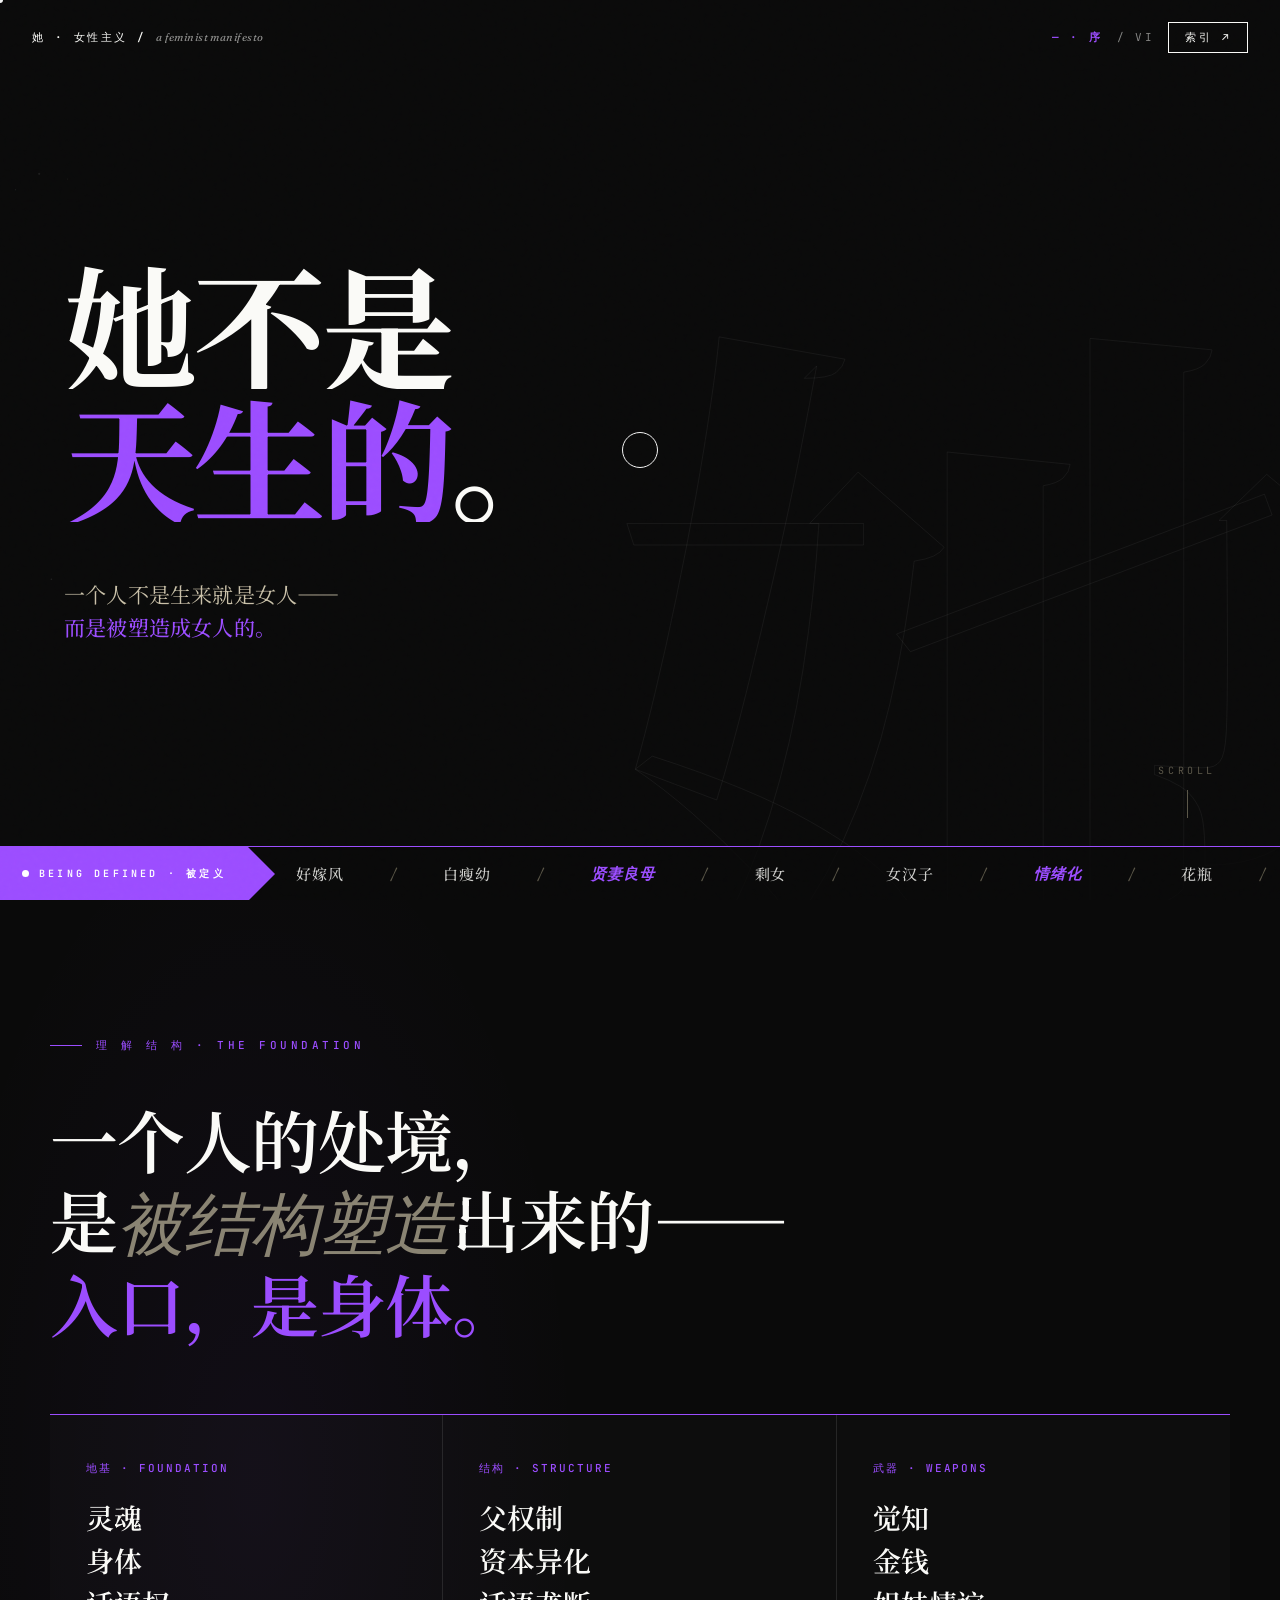
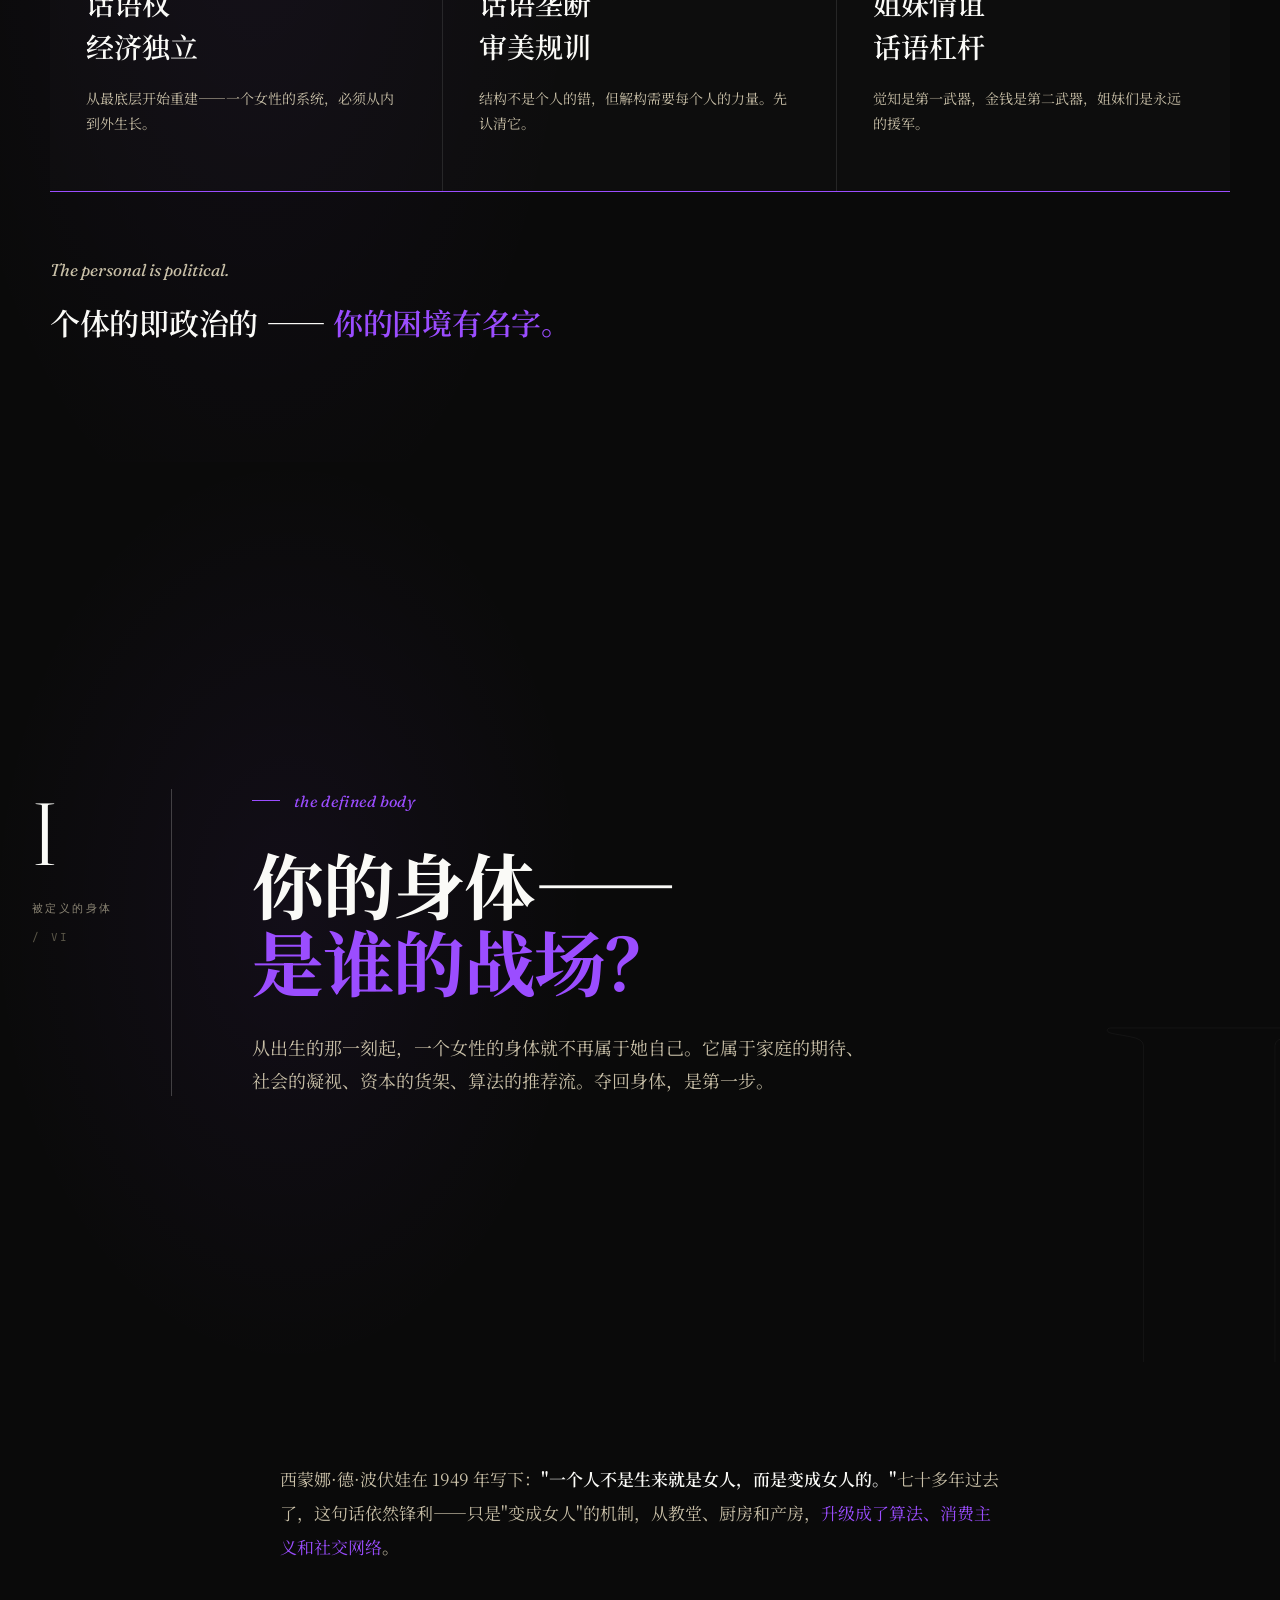
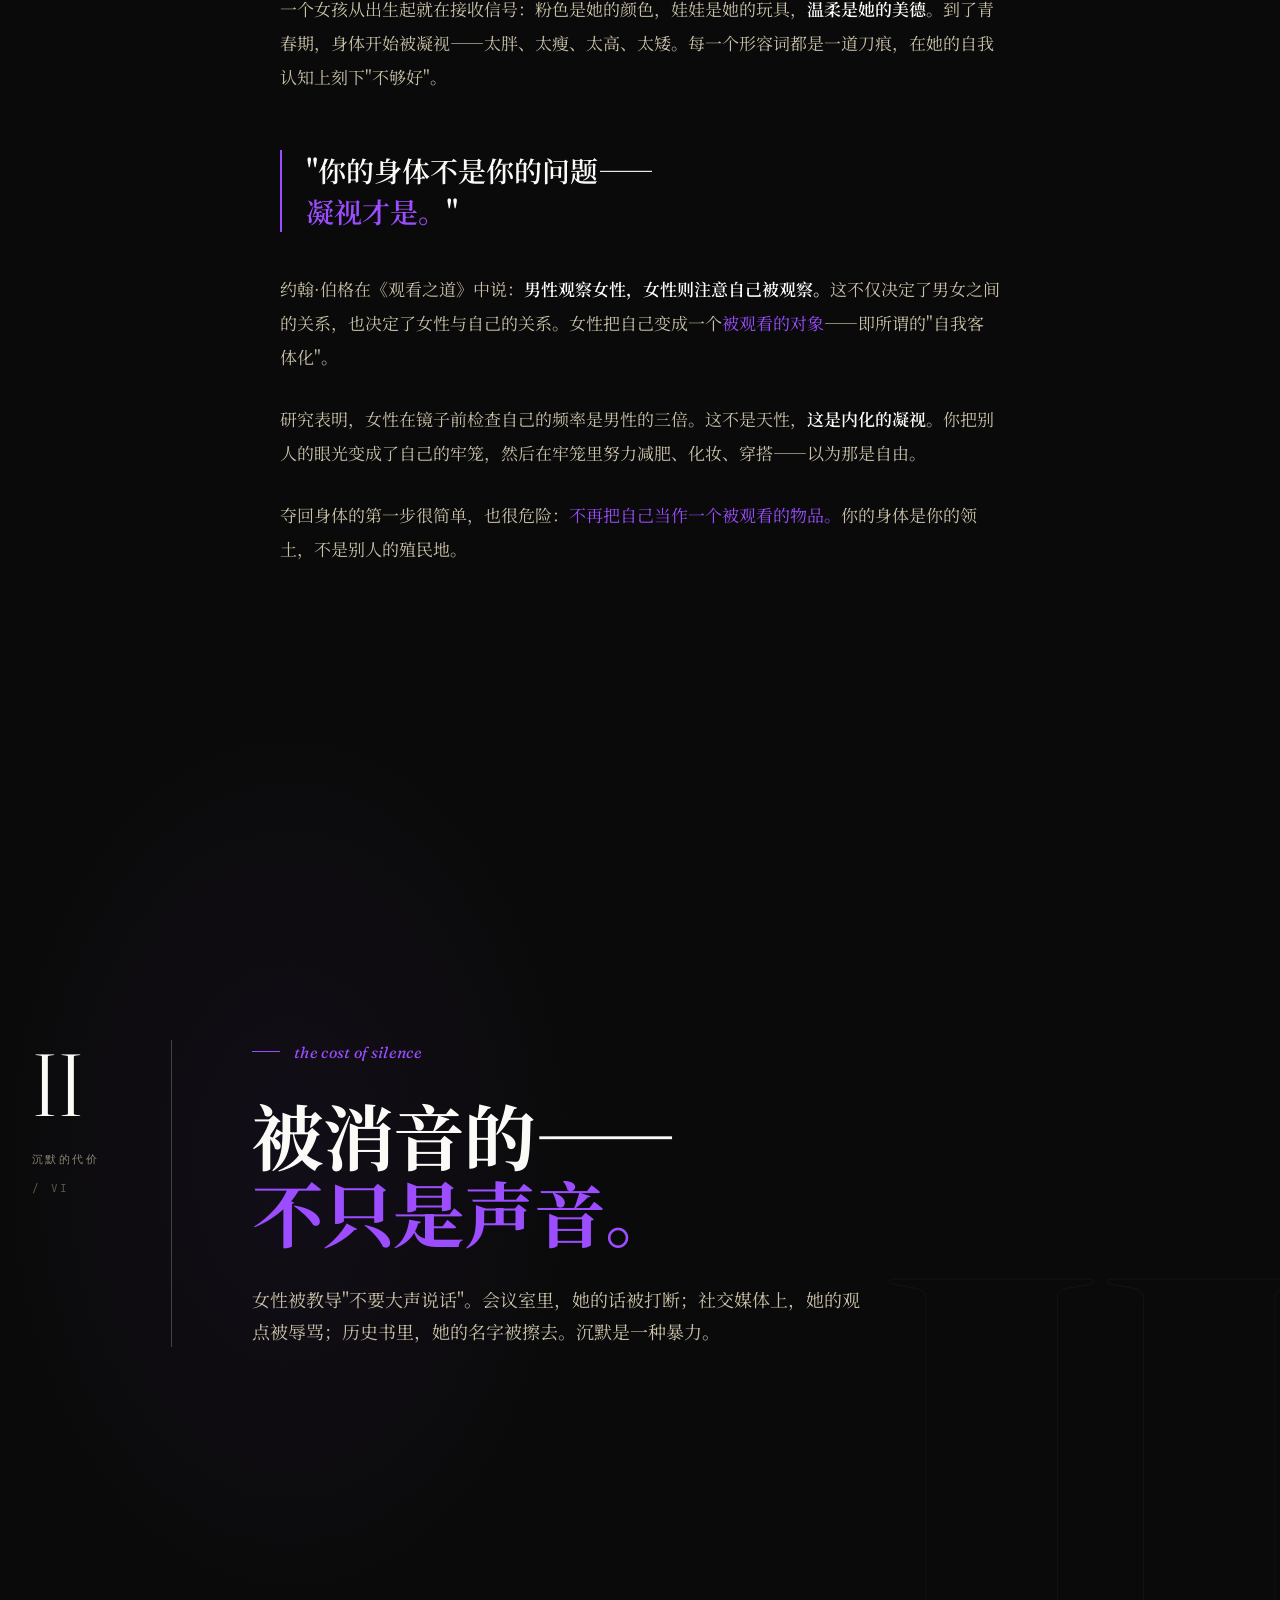
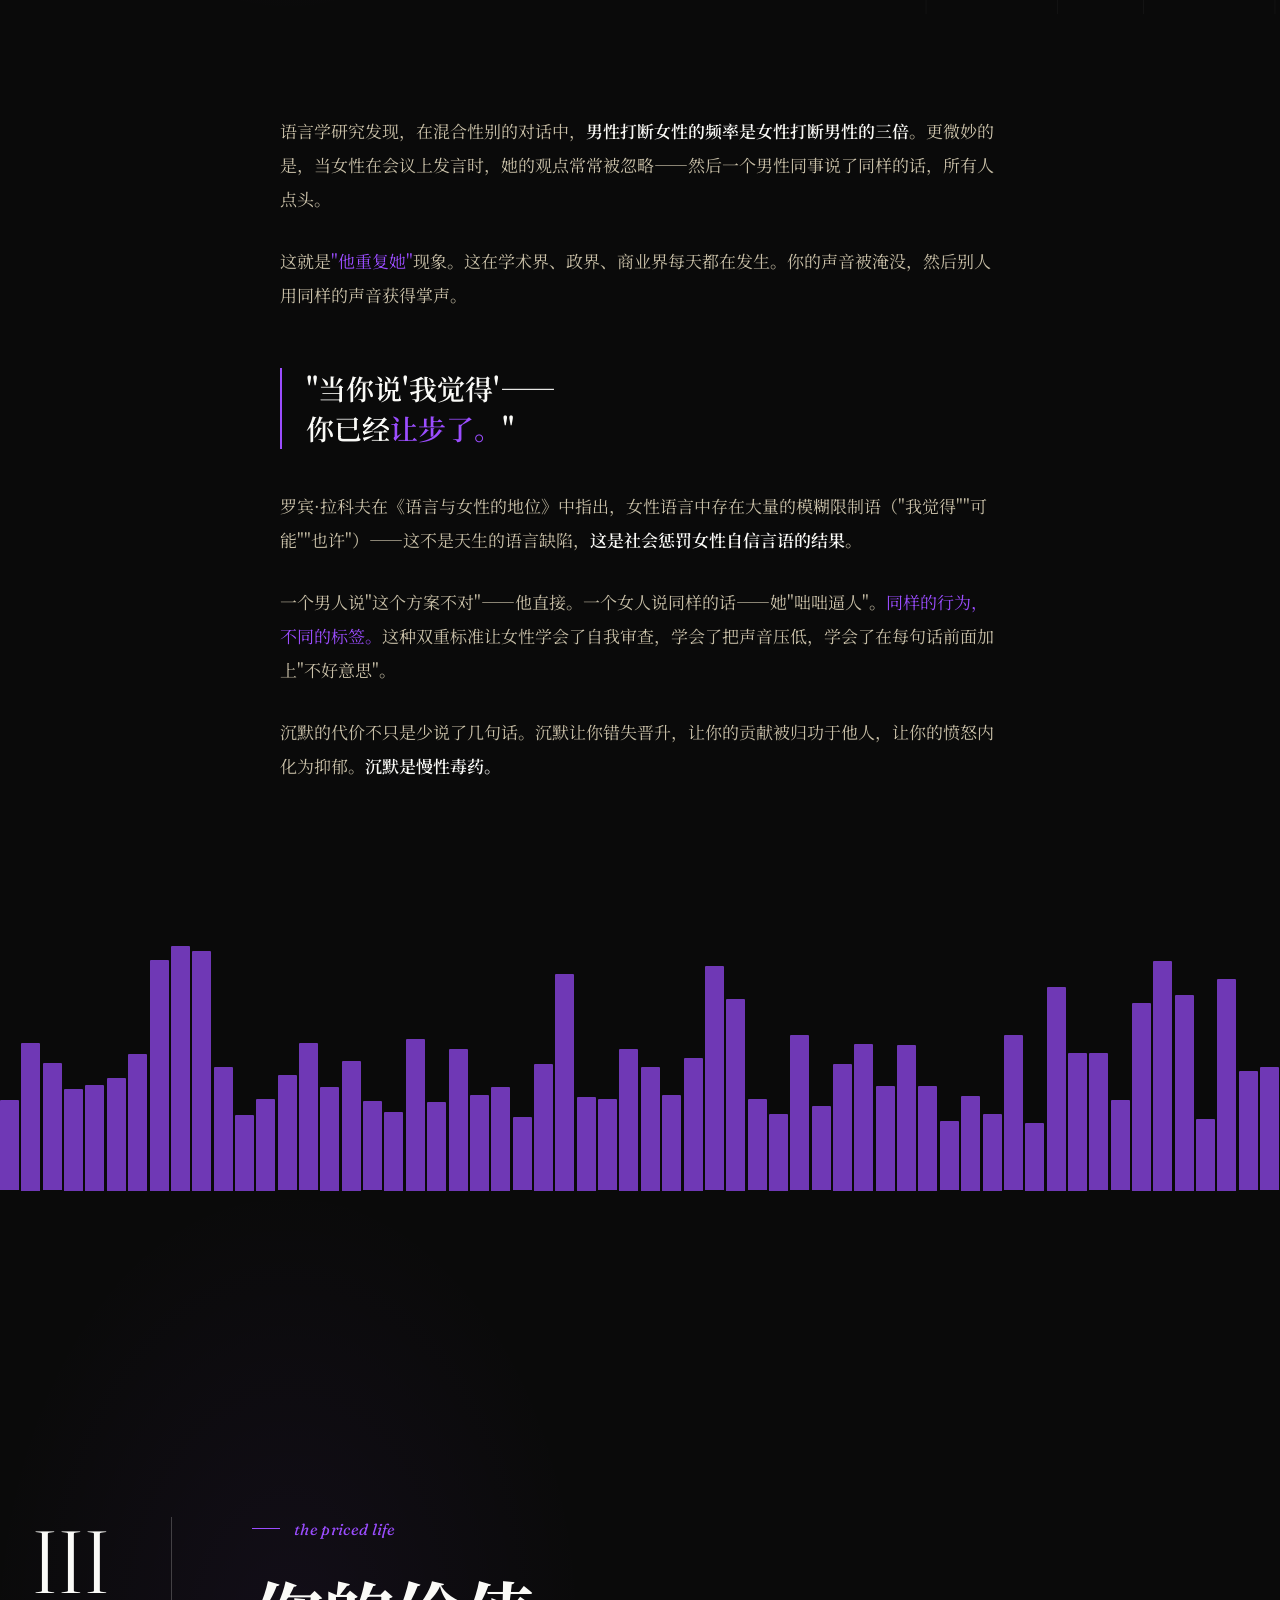
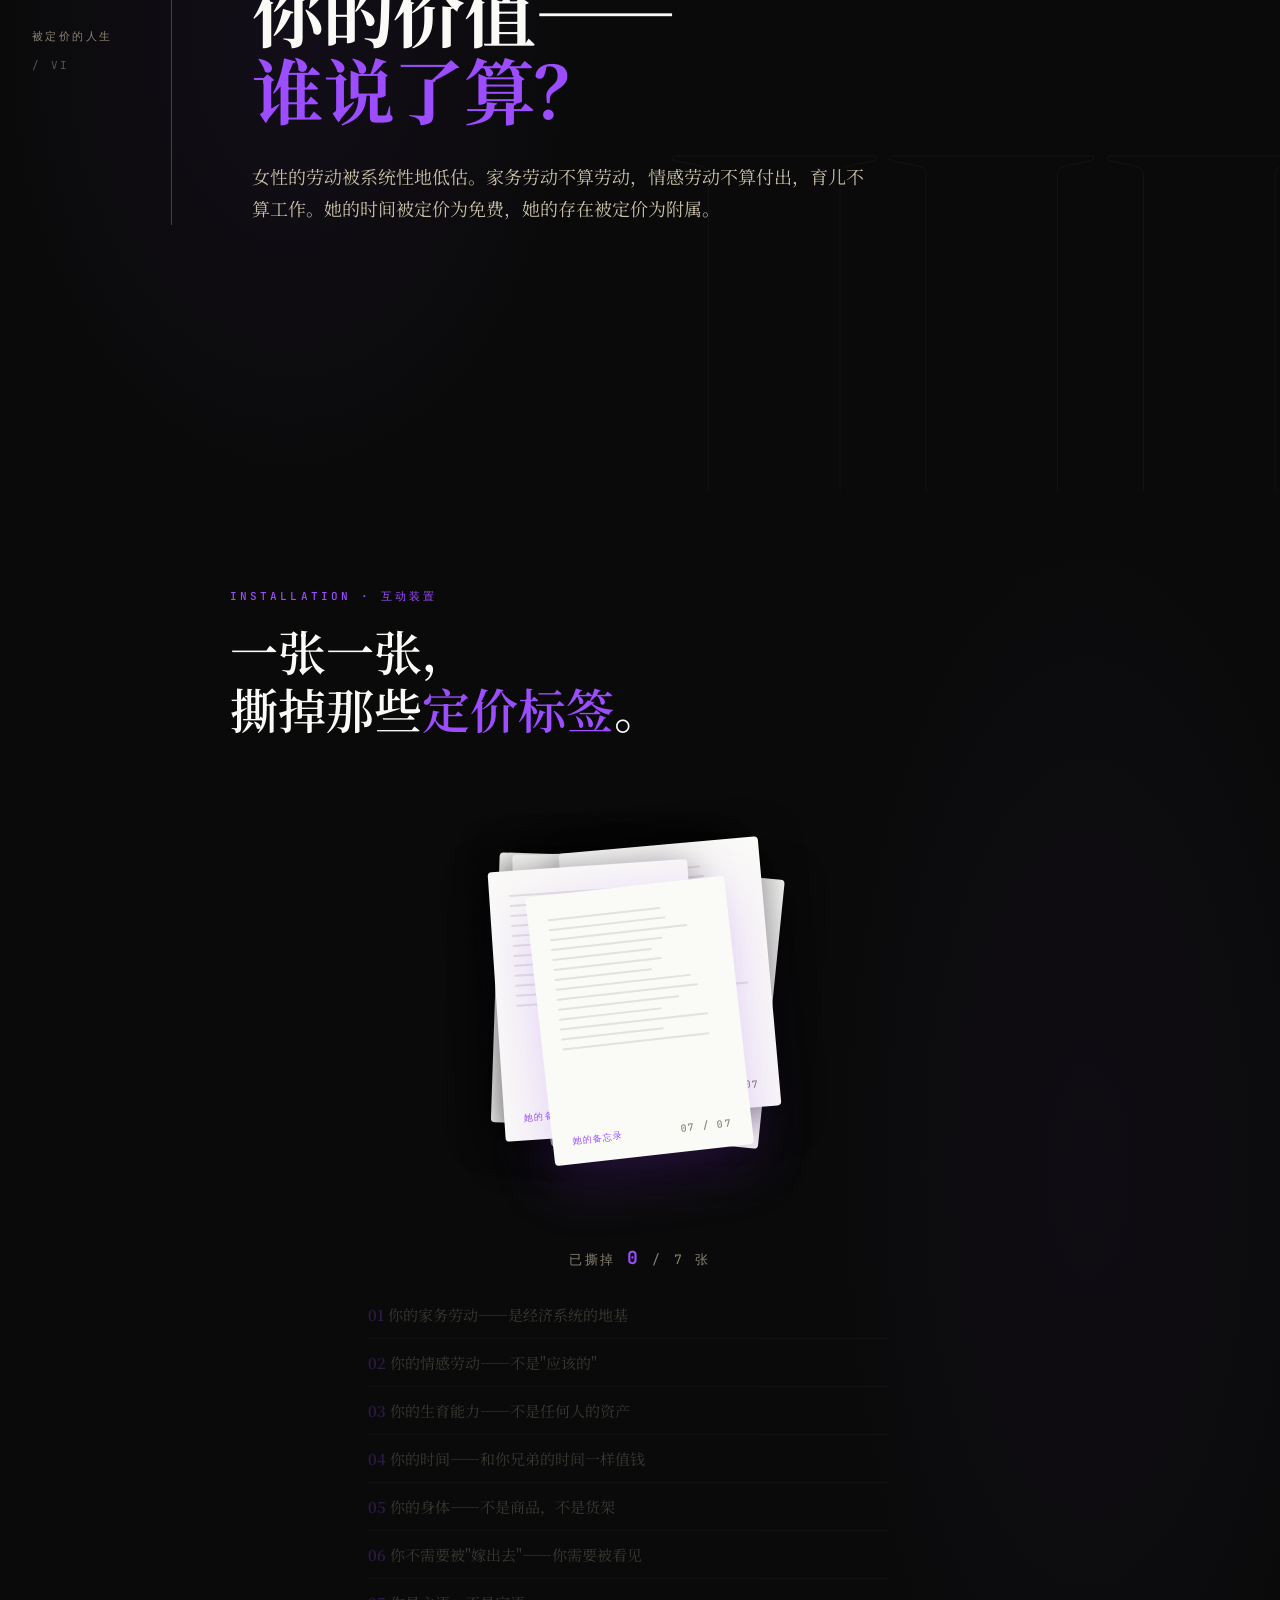
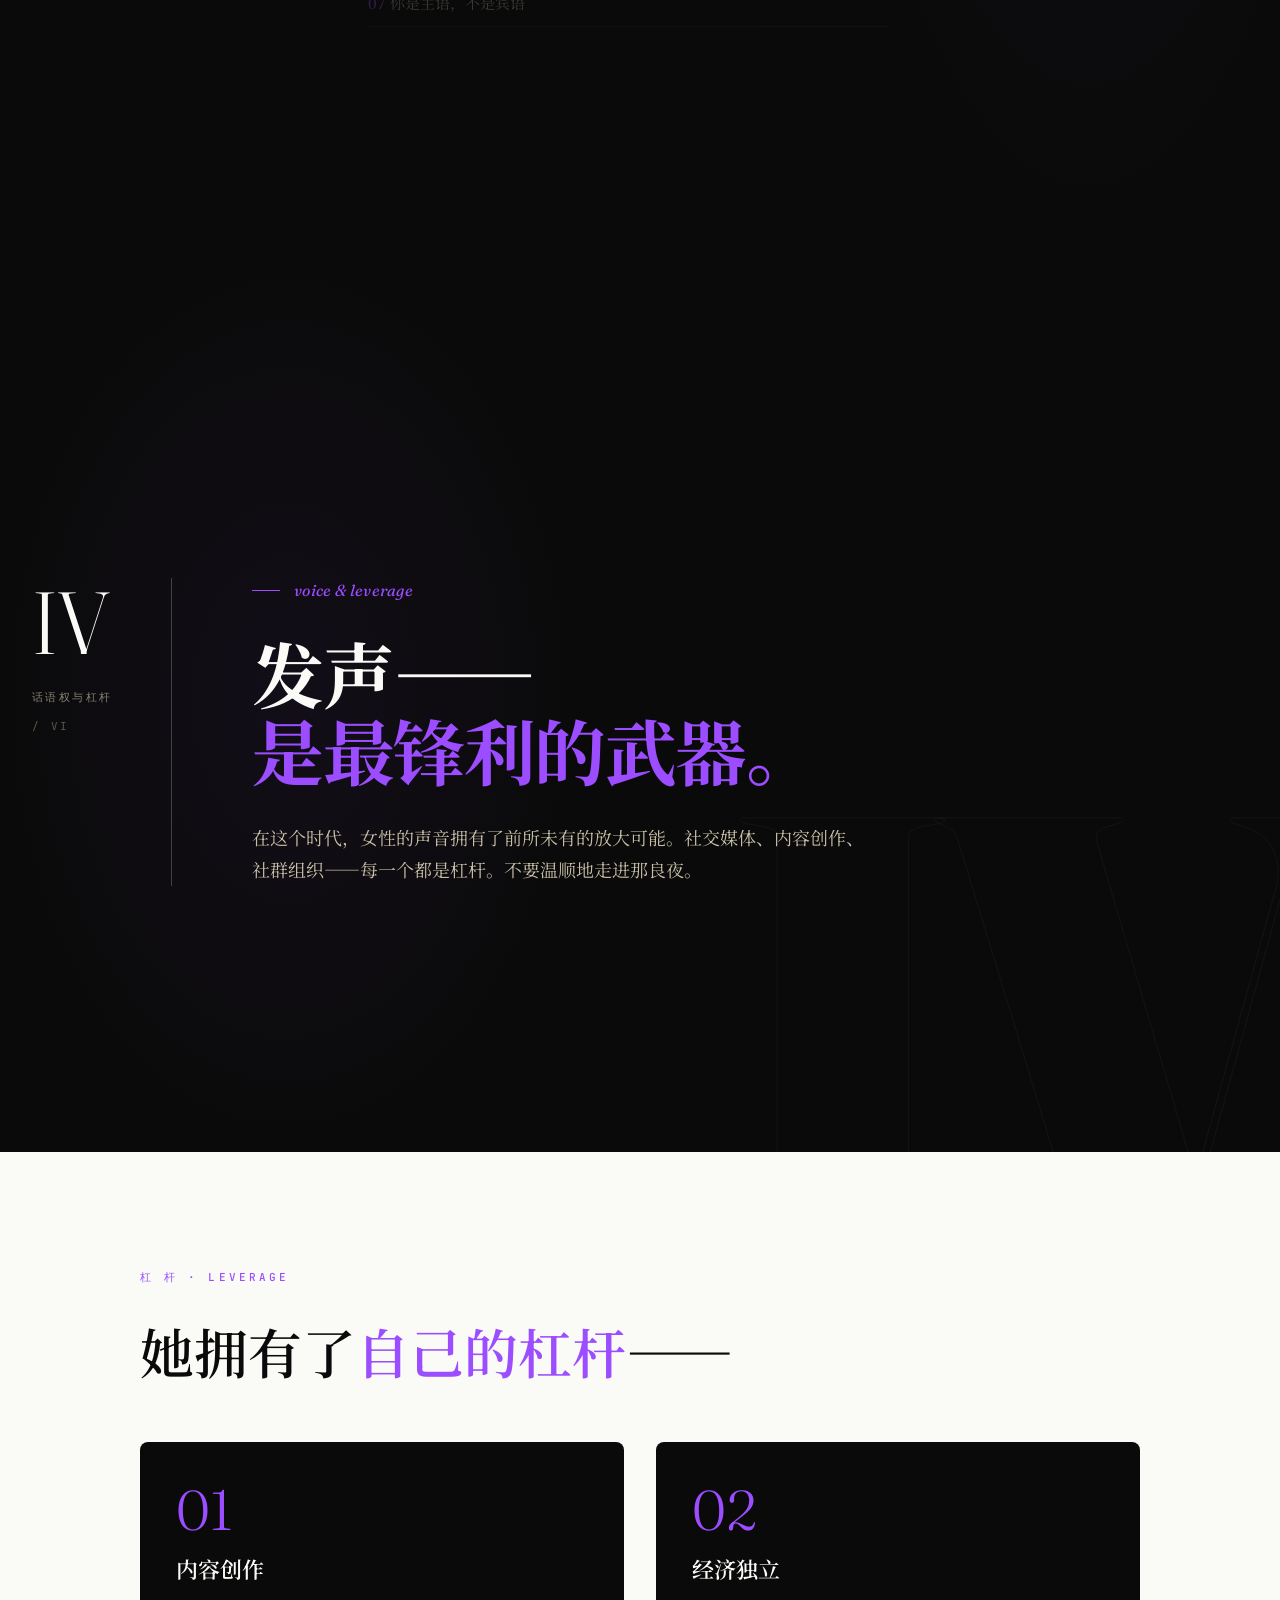
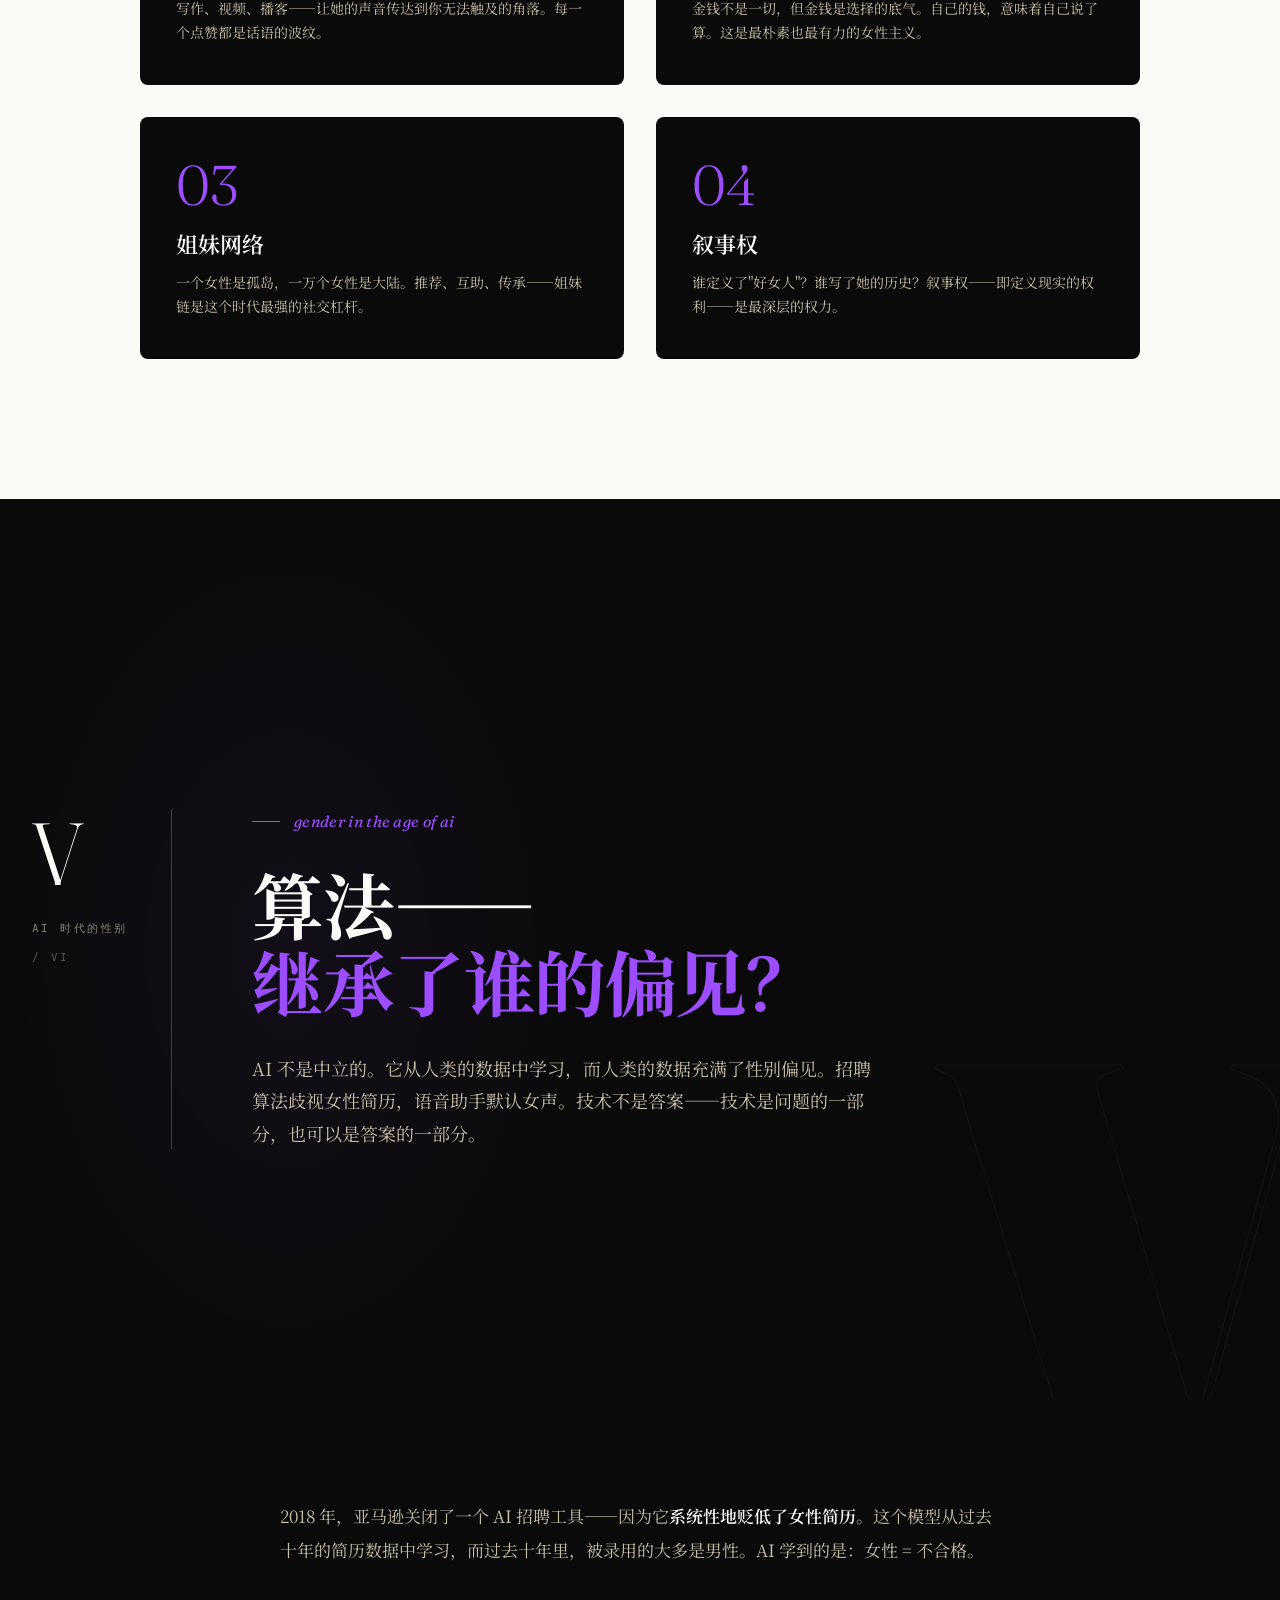
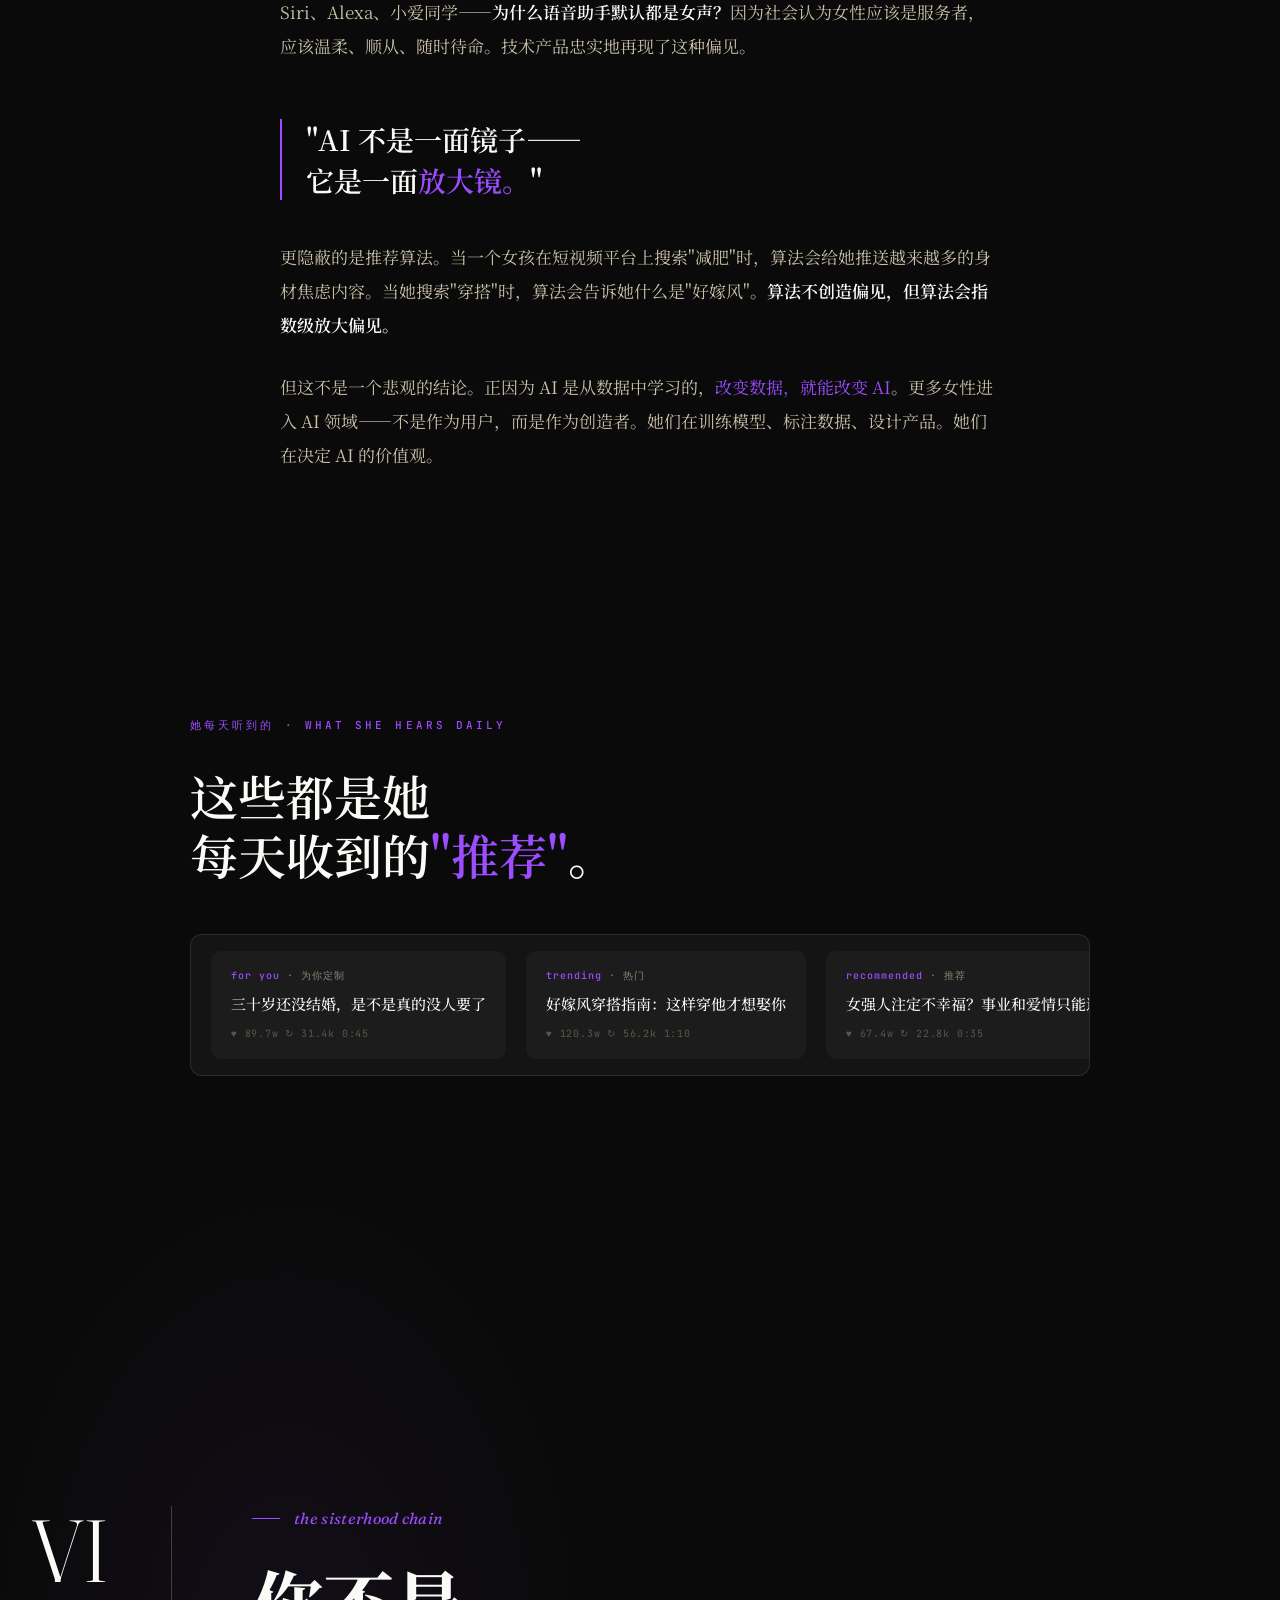
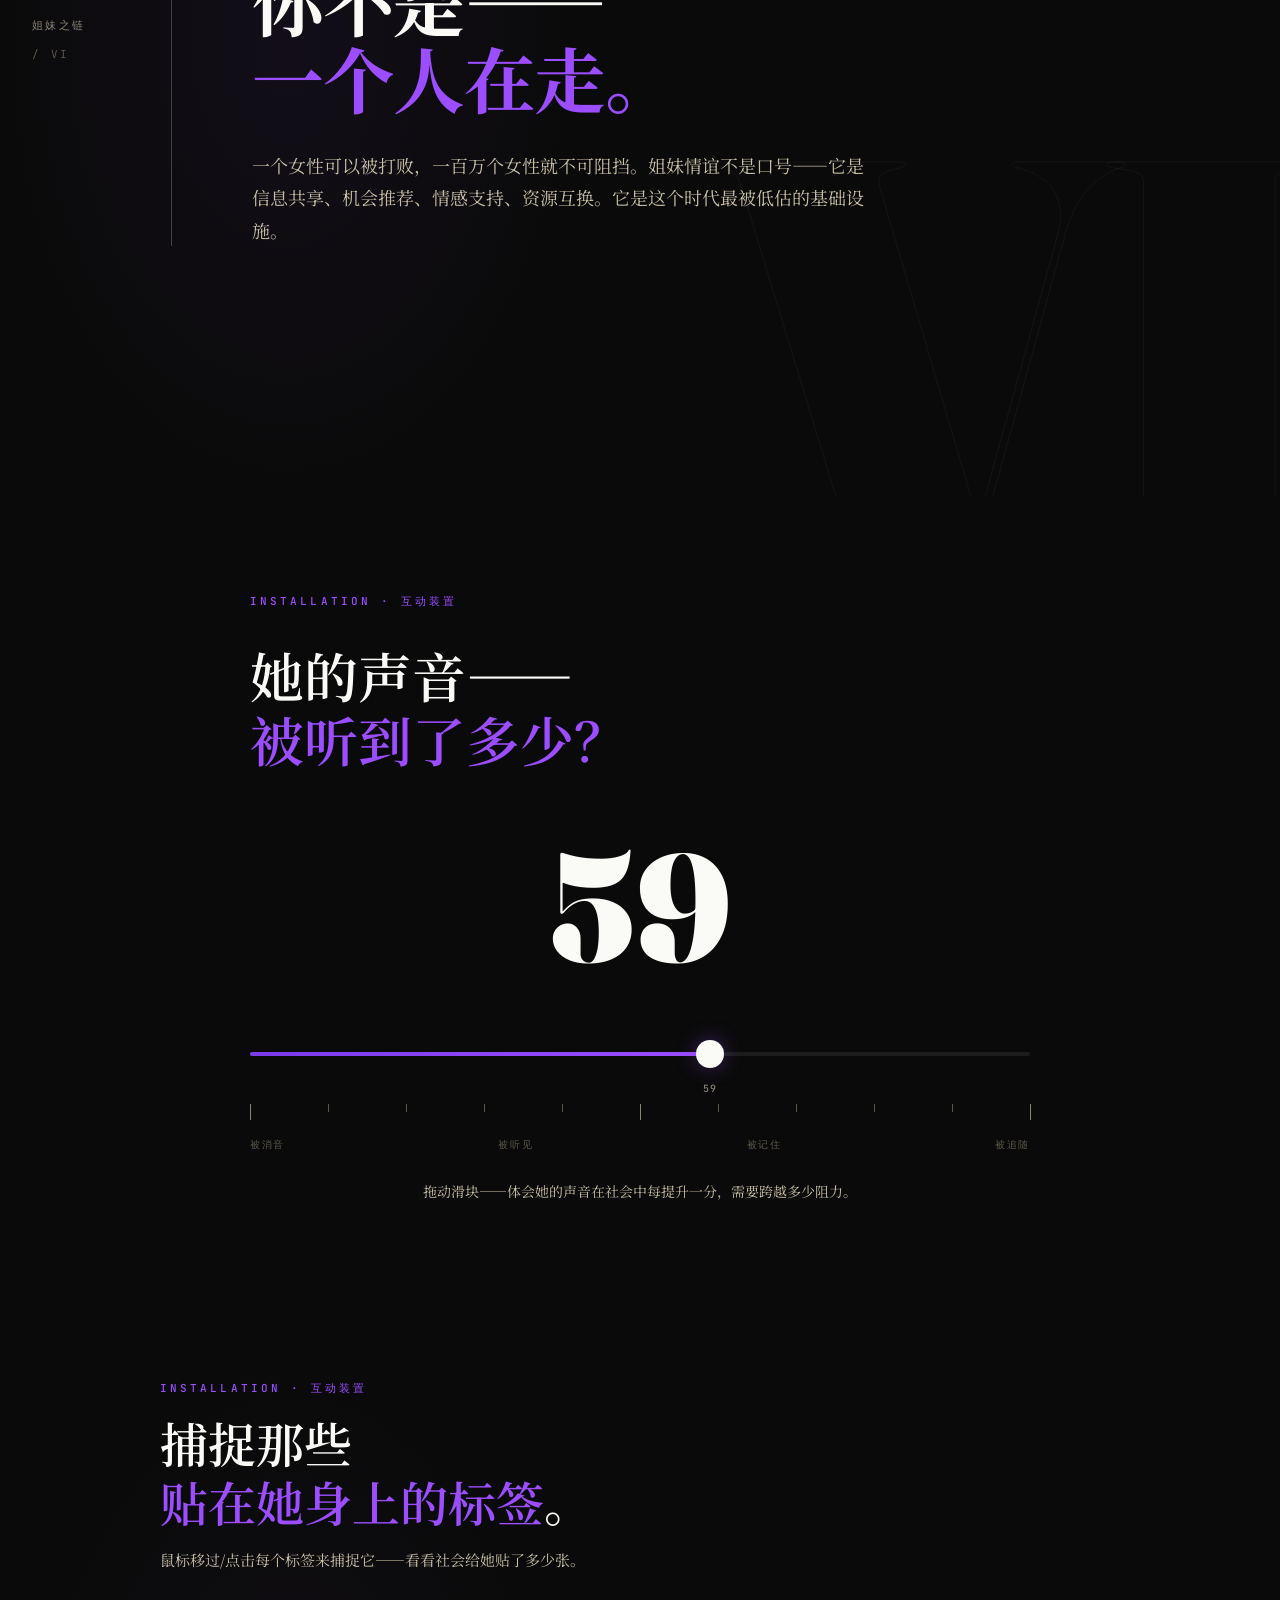
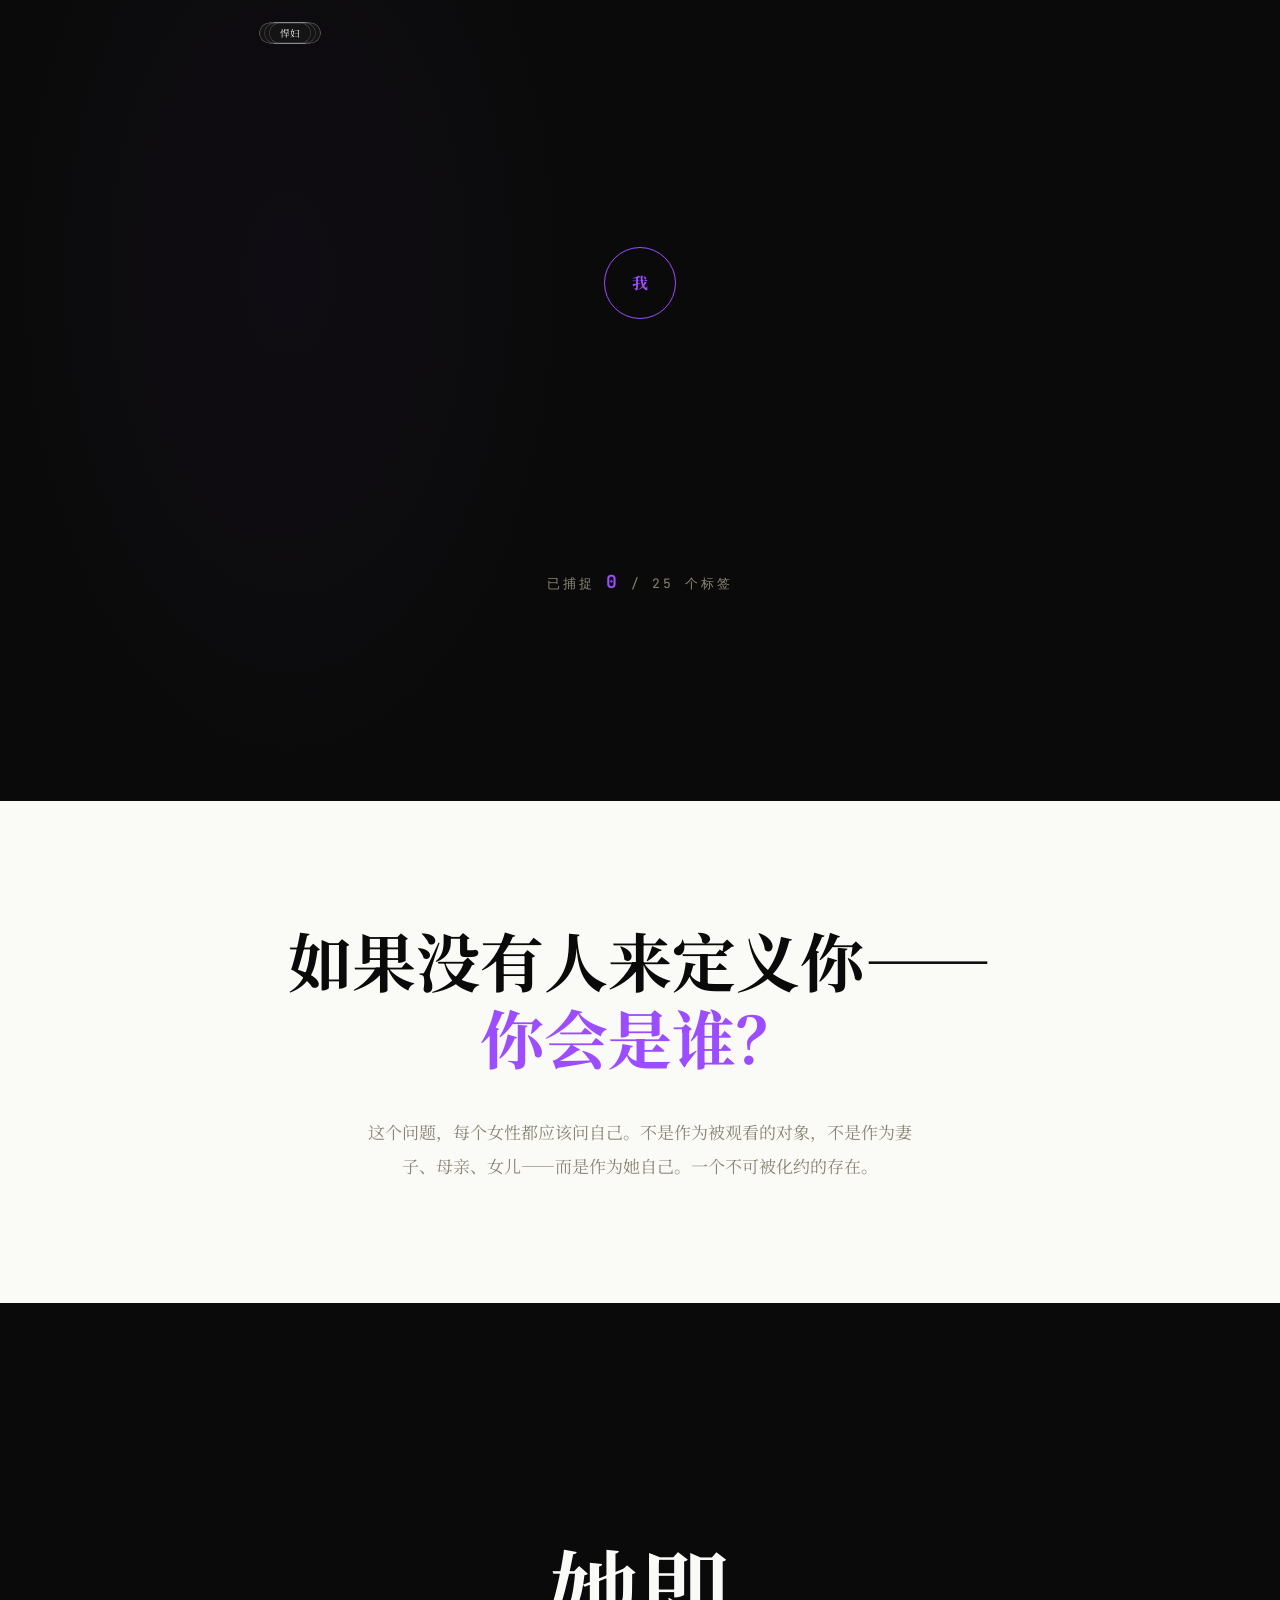
<file: index.html>
<!doctype html>
<html lang="zh-Hans">
<head>
<meta charset="utf-8">
<meta name="viewport" content="width=device-width,initial-scale=1,viewport-fit=cover">
<title>她 — 一份女性主义手稿</title>
<meta name="description" content="她不是天生的，而是被塑造的。但塑造的反面，是重塑。">
<link rel="preconnect" href="https://fonts.googleapis.com">
<link rel="preconnect" href="https://fonts.gstatic.com" crossorigin>
<link href="https://fonts.googleapis.com/css2?family=Noto+Serif+SC:wght@300;400;500;600;700;900&family=Fraunces:ital,opsz,wght@0,9..144,300;0,9..144,400;0,9..144,500;0,9..144,600;0,9..144,700;0,9..144,900;1,9..144,300;1,9..144,400;1,9..144,500;1,9..144,700;1,9..144,900&family=Ma+Shan+Zheng&family=JetBrains+Mono:wght@400;500;700&display=swap" rel="stylesheet">
<style>
:root{
  --bg:#0a0a0a;
  --bg-2:#141414;
  --bg-3:#1c1c1c;
  --ink:#0a0a0a;
  --paper:#fafaf7;
  --paper-2:#f1ede4;
  --paper-3:#e8e2d3;
  --bone:#c9c0a8;
  --bone-2:#8a8473;
  --bone-3:#5a5648;
  --violet:#9b4dff;
  --violet-2:#7c3aed;
  --violet-glow:rgba(155,77,255,.35);
  --rose:#e11d74;
  --line:rgba(250,250,247,.10);
  --line-strong:rgba(250,250,247,.22);
  --line-dark:rgba(10,10,10,.10);
  --line-dark-strong:rgba(10,10,10,.22);
  --serif:'Noto Serif SC','Songti SC',serif;
  --latin:'Fraunces','EB Garamond',Georgia,serif;
  --brush:'Ma Shan Zheng',serif;
  --mono:'JetBrains Mono',ui-monospace,monospace;
  --t-fast:200ms cubic-bezier(.4,.14,.3,1);
  --t-mid:480ms cubic-bezier(.18,.62,.18,1);
  --t-slow:1200ms cubic-bezier(.18,.62,.18,1);
}
*,*::before,*::after{box-sizing:border-box;margin:0;padding:0}
html{scroll-behavior:smooth;-webkit-text-size-adjust:100%;background:var(--bg)}
body{
  background:var(--bg);color:var(--paper);
  font:400 17px/1.85 var(--serif);
  font-feature-settings:"palt" 1,"kern" 1;
  -webkit-font-smoothing:antialiased;
  text-rendering:optimizeLegibility;
  overflow-x:hidden;
  cursor:none;
}
@media(hover:none){body{cursor:auto}}
::selection{background:var(--violet);color:#fff}

/* CUSTOM CURSOR */
.cur-dot,.cur-ring{
  position:fixed;pointer-events:none;z-index:10000;
  top:0;left:0;border-radius:50%;
  mix-blend-mode:difference;
  will-change:transform;
}
.cur-dot{
  width:6px;height:6px;background:#fff;
  transform:translate(-50%,-50%);
  transition:transform 120ms,width 280ms,height 280ms,background 280ms;
}
.cur-ring{
  width:36px;height:36px;
  border:1px solid #fff;background:transparent;
  transform:translate(-50%,-50%);
  transition:transform 380ms cubic-bezier(.2,.8,.2,1),width 280ms,height 280ms,border-color 280ms,background 280ms;
}
body.hov-link .cur-ring{
  width:72px;height:72px;
  background:rgba(155,77,255,.16);
  border-color:var(--violet);
}
body.hov-link .cur-dot{background:var(--violet);width:8px;height:8px}
@media(hover:none){.cur-dot,.cur-ring{display:none}}

/* GRAIN TEXTURE */
.grain{
  position:fixed;inset:0;pointer-events:none;z-index:9990;
  opacity:.05;mix-blend-mode:overlay;
  background-image:url("data:image/svg+xml;utf8,<svg viewBox='0 0 200 200' xmlns='http://www.w3.org/2000/svg'><filter id='n'><feTurbulence type='fractalNoise' baseFrequency='.9' numOctaves='3' seed='2'/></filter><rect width='100%25' height='100%25' filter='url(%23n)'/></svg>");
}

/* PROGRESS THREAD */
.thread{
  position:fixed;top:0;left:0;right:0;height:2px;
  background:transparent;z-index:60;pointer-events:none;
}
.thread::before{
  content:"";position:absolute;top:0;left:0;height:100%;
  width:var(--p,0%);
  background:linear-gradient(90deg,var(--violet),var(--violet-2));
  box-shadow:0 0 14px var(--violet-glow);
  transition:width 80ms linear;
}

/* CHROME */
.chrome{
  position:fixed;top:0;left:0;right:0;
  z-index:50;
  padding:22px 32px;
  display:flex;justify-content:space-between;align-items:center;
  pointer-events:none;
  color:var(--paper);
  transition:color var(--t-mid);
}
.chrome.on-light{color:var(--ink)}
.chrome>*{pointer-events:auto}
.wordmark{
  font:500 11px/1 var(--mono);
  letter-spacing:.22em;text-transform:uppercase;color:inherit;
}
.wordmark em{font-style:italic;font-weight:400;opacity:.55;text-transform:none;font-family:var(--latin);letter-spacing:.04em}
.counter{
  font:400 11px/1 var(--mono);
  letter-spacing:.22em;color:inherit;
  display:flex;gap:14px;align-items:center;
  text-transform:uppercase;
  font-feature-settings:"tnum" 1;
}
.counter .ch-now{font-weight:600;color:var(--violet)}
.counter .ch-of{opacity:.5}
.menu-btn{
  background:transparent;
  border:1px solid currentColor;
  color:inherit;
  font:500 11px/1 var(--mono);letter-spacing:.22em;
  padding:9px 16px;cursor:none;
  text-transform:uppercase;
  transition:background var(--t-fast),color var(--t-fast);
}
.chrome:not(.on-light) .menu-btn:hover{background:var(--paper);color:var(--ink)}
.chrome.on-light .menu-btn:hover{background:var(--ink);color:var(--paper)}

/* TOC */
.toc{
  position:fixed;inset:0;z-index:80;
  background:var(--bg);
  padding:120px 8vw 80px;
  display:none;overflow-y:auto;
}
.toc.open{display:block}
.toc-grid{
  max-width:1200px;margin:0 auto;
  display:grid;grid-template-columns:1fr 1fr;gap:60px 80px;
}
.toc h2{
  font:500 12px/1 var(--mono);letter-spacing:.32em;
  text-transform:uppercase;color:var(--violet);
  margin:0 0 28px;
}
.toc-list{list-style:none}
.toc-list li{
  display:flex;gap:18px;align-items:baseline;
  padding:14px 0;border-bottom:1px solid var(--line);
}
.toc-list a{
  color:var(--paper);text-decoration:none;
  font:500 22px/1.4 var(--serif);
  flex:1;cursor:none;
  transition:color var(--t-fast),padding var(--t-fast);
}
.toc-list a:hover{color:var(--violet);padding-left:8px}
.toc-num{
  font:400 11px/1 var(--mono);
  letter-spacing:.18em;color:var(--bone-2);
  min-width:38px;
}
.toc-close{
  position:absolute;top:30px;right:32px;
  background:none;border:none;cursor:none;
  font:500 11px/1 var(--mono);letter-spacing:.22em;
  color:var(--paper);text-transform:uppercase;
}

/* HERO */
.hero{
  position:relative;
  min-height:100vh;
  padding:0 max(32px,5vw) 0;
  display:flex;
  flex-direction:column;
  justify-content:center;
  overflow:hidden;
  background:#0a0a0a;
}
.hero-canvas{
  position:absolute;inset:0;z-index:1;pointer-events:none;
  opacity:.45;
}
.hero-canvas canvas{width:100%;height:100%;display:block}
.hero-ghost{
  position:absolute;
  right:-4vw;bottom:-10vh;
  font:900 clamp(420px,60vw,1000px)/.85 var(--serif);
  color:transparent;
  -webkit-text-stroke:1px rgba(250,250,247,.05);
  letter-spacing:-.06em;
  z-index:1;pointer-events:none;user-select:none;
}
.hero-body{
  position:relative;z-index:2;
  max-width:1400px;width:100%;
  margin:0 auto;
}
.hero-h{
  margin:0 0 56px;
  font-family:var(--serif);color:var(--paper);
  font-weight:700;letter-spacing:-.03em;
  line-height:1.0;
  font-size:clamp(56px,10.4vw,168px);
}
.hero-h .ln{display:block;overflow:hidden}
.hero-h .ln .inner{
  display:inline-block;
  opacity:0;
  transform:translateY(48%);
  animation:heroIn 1.4s cubic-bezier(.2,.7,.18,1) forwards;
  will-change:transform,opacity;
}
.hero-h .ln-1 .inner{animation-delay:.2s}
.hero-h .ln-2 .inner{animation-delay:.55s}
.hero-h .vm{color:var(--violet)}
@keyframes heroIn{
  to{opacity:1;transform:none}
}
.hero-sub{
  font:400 clamp(18px,1.65vw,26px)/1.55 var(--serif);
  color:var(--bone);max-width:720px;
  opacity:0;
  animation:heroIn 1.2s 1.3s forwards;
  letter-spacing:.01em;
}
.hero-sub strong{color:var(--violet);font-weight:500}

/* HERO TICKER */
.hero-ticker{
  position:absolute;
  left:0;right:0;bottom:0;
  height:54px;
  border-top:1px solid var(--violet);
  background:rgba(10,10,10,.78);
  overflow:hidden;
  display:flex;align-items:center;
  z-index:5;
}
.hero-ticker .tag{
  position:relative;
  display:flex;align-items:center;gap:10px;
  padding:0 22px;height:100%;
  background:var(--violet);color:#fff;
  font:600 10px/1 var(--mono);
  letter-spacing:.32em;z-index:2;white-space:nowrap;
}
.hero-ticker .tag::after{
  content:"";
  position:absolute;left:100%;top:0;
  width:0;height:0;
  border:27px solid transparent;
  border-left-color:var(--violet);
}
.hero-ticker .tag .dot{
  width:7px;height:7px;border-radius:50%;background:#fff;
  animation:tickerPulse 1.4s ease-in-out infinite;
}
@keyframes tickerPulse{
  0%,100%{opacity:1;transform:scale(1)}
  50%{opacity:.4;transform:scale(.7)}
}
.ticker-track{
  display:flex;gap:46px;
  white-space:nowrap;
  padding-left:48px;
  animation:tickerScroll 42s linear infinite;
  font:500 15px/1 var(--serif);
  color:rgba(250,250,247,.82);
  letter-spacing:.06em;
}
.ticker-track .ti-red{color:var(--violet);font-weight:700;font-style:italic;font-family:var(--latin)}
.ticker-track .ti-sep{color:var(--bone-3);font-family:var(--latin)}
@keyframes tickerScroll{
  0%{transform:translateX(0)}
  100%{transform:translateX(-50%)}
}
.hero-cue{
  position:absolute;
  right:max(32px,5vw);bottom:82px;
  z-index:4;
  display:flex;flex-direction:column;align-items:center;gap:14px;
  font:400 10px/1 var(--mono);
  letter-spacing:.36em;
  color:var(--bone-3);
  text-transform:uppercase;
  opacity:0;
  animation:heroIn 1s 1.8s forwards;
}
.hero-cue::after{
  content:"";display:block;width:1px;height:28px;background:var(--bone-3);
  animation:cueLine 2.2s ease-in-out infinite;
  transform-origin:top;
}
@keyframes cueLine{
  0%,100%{transform:scaleY(.3);opacity:.4}
  50%{transform:scaleY(1);opacity:.9}
}
@media(max-width:720px){
  .hero-h{font-size:clamp(44px,13vw,84px);margin-bottom:32px}
  .hero-sub{font-size:15px;max-width:none}
  .hero-cue{display:none}
}

/* FOUNDATION */
.foundation{
  background:var(--bg);color:var(--paper);
  padding:140px 32px 120px;
  position:relative;overflow:hidden;
}
.foundation::before{
  content:"";position:absolute;
  left:-10%;top:-20%;width:60%;height:140%;
  background:radial-gradient(ellipse at center,rgba(155,77,255,.05) 0%,transparent 60%);
  pointer-events:none;
}
.foundation-inner{max-width:1180px;margin:0 auto;position:relative;z-index:1}
.foundation-eyebrow{
  font:500 11px/1 var(--mono);letter-spacing:.32em;
  text-transform:uppercase;color:var(--violet);
  margin-bottom:48px;
  display:flex;align-items:center;gap:14px;
}
.foundation-eyebrow::before{
  content:"";display:inline-block;width:32px;height:1px;background:var(--violet);
}
.foundation-h{
  font:600 clamp(36px,5.4vw,68px)/1.18 var(--serif);
  letter-spacing:-.015em;color:var(--paper);
  margin:0 0 70px;max-width:920px;text-wrap:balance;
}
.foundation-h em{
  font-family:var(--latin);font-style:italic;font-weight:500;
  color:var(--bone-2);
}
.foundation-h .vm{color:var(--violet)}
.foundation-grid{
  display:grid;grid-template-columns:1fr 1fr 1fr;
  gap:0;
  border-top:1px solid var(--violet);
  border-bottom:1px solid var(--violet);
  background:rgba(255,255,255,.012);
}
.foundation-cell{
  padding:48px 36px 56px;
  border-right:1px solid var(--line);
  position:relative;
}
.foundation-cell:last-child{border-right:none}
.foundation-cell .role{
  font:500 11px/1 var(--mono);
  color:var(--violet);letter-spacing:.18em;
  text-transform:uppercase;margin-bottom:24px;
}
.foundation-cell .items{
  font:600 28px/1.4 var(--serif);
  color:var(--paper);margin:0 0 20px;
}
.foundation-cell .items .pt{display:block}
.foundation-cell .items .pt+.pt{margin-top:4px}
.foundation-cell .gloss{
  font:400 14px/1.75 var(--serif);
  color:var(--bone);
}
.foundation-tail{
  margin-top:64px;
  font:400 italic 17px/1.7 var(--latin);
  color:var(--bone);max-width:680px;
}
.foundation-tail strong{
  display:block;margin-top:18px;
  font:600 30px/1.3 var(--serif);
  color:var(--paper);font-style:normal;letter-spacing:-.01em;
}
.foundation-tail strong .vm{color:var(--violet)}

/* CHAPTER OPENER */
.ch-opener{
  background:var(--bg);color:var(--paper);
  min-height:100vh;
  padding:160px 32px 100px;
  position:relative;
  display:flex;align-items:center;
  overflow:hidden;
}
.ch-opener::before{
  content:"";position:absolute;
  left:-5%;top:-10%;width:55%;height:120%;
  background:radial-gradient(ellipse at center,rgba(155,77,255,.06) 0%,transparent 60%);
  pointer-events:none;z-index:1;
}
.ch-opener-bg{
  position:absolute;
  font:900 clamp(420px,48vw,780px)/.85 var(--latin);
  color:transparent;
  -webkit-text-stroke:1px rgba(250,250,247,.04);
  letter-spacing:-.04em;
  right:-2vw;bottom:-15vh;
  z-index:1;pointer-events:none;user-select:none;
}
.ch-opener-inner{
  max-width:1300px;margin:0 auto;width:100%;
  display:grid;grid-template-columns:140px 1fr;gap:80px;
  position:relative;z-index:2;
}
.ch-spine{
  border-right:1px solid var(--line-strong);
  padding-right:24px;
  font:400 11px/1.4 var(--mono);
  letter-spacing:.22em;text-transform:uppercase;
  color:var(--bone-2);
}
.ch-spine .roman{
  display:block;
  font:300 88px/1 var(--latin);
  color:var(--paper);
  margin-bottom:24px;letter-spacing:0;
  font-feature-settings:"lnum" 1;
}
.ch-spine .of{color:var(--bone-3);display:block;margin-top:14px}
.ch-opener-body{padding-left:0}
.ch-opener-body .kicker{
  font:400 italic 16px/1.5 var(--latin);
  color:var(--violet);letter-spacing:.02em;
  margin:0 0 32px;
  display:flex;align-items:center;gap:14px;
}
.ch-opener-body .kicker::before{
  content:"";display:inline-block;width:28px;height:1px;background:var(--violet);
}
.ch-opener-body h2{
  font:700 clamp(42px,5.6vw,80px)/1.08 var(--serif);
  letter-spacing:-.02em;margin:0 0 32px;text-wrap:balance;
}
.ch-opener-body h2 .vm{color:var(--violet)}
.ch-opener-body .sub{
  font:400 18px/1.8 var(--serif);
  color:var(--bone);max-width:620px;
}
@media(max-width:860px){
  .ch-opener-inner{grid-template-columns:1fr;gap:40px}
  .ch-spine{border-right:none;border-bottom:1px solid var(--line-strong);padding-bottom:20px;padding-right:0;display:flex;align-items:baseline;gap:18px}
  .ch-spine .roman{font-size:56px;margin-bottom:0}
}

/* PROSE SECTION */
.prose{
  background:var(--bg);color:var(--paper);
  padding:100px 32px 120px;
}
.prose-inner{
  max-width:720px;margin:0 auto;
}
.prose p{
  font:400 17px/2 var(--serif);
  color:var(--bone);
  margin:0 0 28px;
}
.prose p strong{color:var(--paper);font-weight:600}
.prose p em{color:var(--violet);font-style:normal}
.prose .pull{
  font:600 28px/1.45 var(--serif);
  color:var(--paper);
  margin:56px 0 40px;
  padding-left:24px;
  border-left:2px solid var(--violet);
}
.prose .pull .vm{color:var(--violet)}

/* INSTALLATION — LABELS (floating tags to catch) */
.inst-labels{
  background:var(--bg);
  padding:40px 32px 160px;
  position:relative;
  overflow:hidden;
}
.inst-labels::before{
  content:"";position:absolute;
  left:-5%;top:-10%;width:55%;height:120%;
  background:radial-gradient(ellipse at center,rgba(155,77,255,.04) 0%,transparent 60%);
  pointer-events:none;
}
.inst-labels-inner{
  max-width:960px;margin:0 auto;
  position:relative;z-index:1;
}
.inst-labels-eyebrow{
  font:500 11px/1 var(--mono);letter-spacing:.28em;
  text-transform:uppercase;color:var(--violet);
  margin-bottom:20px;
}
.inst-labels-h{
  font:600 clamp(28px,3.8vw,48px)/1.22 var(--serif);
  margin-bottom:16px;text-wrap:balance;
}
.inst-labels-sub{
  font:400 15px/1.7 var(--serif);
  color:var(--bone);margin-bottom:60px;
}
.labels-stage{
  position:relative;
  width:100%;max-width:700px;
  height:500px;
  margin:0 auto;
  border-radius:50%;
}
.labels-stage .center-you{
  position:absolute;left:50%;top:50%;
  transform:translate(-50%,-50%);
  width:72px;height:72px;
  border-radius:50%;
  border:1px solid var(--violet);
  display:flex;align-items:center;justify-content:center;
  font:700 16px/1 var(--serif);
  color:var(--violet);
  z-index:10;
  background:var(--bg);
  pointer-events:none;
}
.label-tag{
  position:absolute;
  font:400 clamp(13px,1.4vw,16px)/1 var(--serif);
  color:var(--paper);
  background:var(--bg-2);
  border:1px solid var(--line-strong);
  padding:8px 18px;
  border-radius:20px;
  cursor:none;
  transition:all var(--t-fast);
  white-space:nowrap;
  opacity:0;
  transform:translate(-50%,-50%) scale(.6);
}
.label-tag.go{
  animation:labelOrbit 18s linear infinite;
  animation-delay:var(--delay);
  opacity:1;
}
.label-tag.caught{
  animation:none;
  opacity:.3;
  background:var(--violet);
  border-color:var(--violet);
  color:#fff;
  pointer-events:none;
}
@keyframes labelOrbit{
  0%{transform:translate(-50%,-50%) translate(var(--x0),var(--y0)) rotate(var(--r0)) scale(.8)}
  33%{transform:translate(-50%,-50%) translate(var(--x1),var(--y1)) rotate(var(--r1)) scale(1)}
  66%{transform:translate(-50%,-50%) translate(var(--x2),var(--y2)) rotate(var(--r2)) scale(1)}
  100%{transform:translate(-50%,-50%) translate(var(--x0),var(--y0)) rotate(var(--r0)) scale(.8)}
}
.labels-counter{
  text-align:center;margin-top:40px;
  font:400 13px/1 var(--mono);
  letter-spacing:.22em;
  color:var(--bone-2);
  text-transform:uppercase;
}
.labels-counter .num{color:var(--violet);font-weight:700;font-size:18px}
.labels-counter.full .num{color:#fff}
.labels-cta{
  text-align:center;margin-top:20px;
  opacity:0;transform:translateY(12px);
  transition:all var(--t-mid);
  font:600 20px/1.5 var(--serif);
  color:var(--violet);
}
.labels-cta.show{opacity:1;transform:none}

/* INSTALLATION — VOICE SLIDER */
.inst-voice{
  background:var(--bg);
  padding:100px 32px 140px;
  position:relative;
}
.inst-voice-inner{
  max-width:780px;margin:0 auto;
}
.inst-voice-eyebrow{
  font:500 11px/1 var(--mono);letter-spacing:.28em;
  text-transform:uppercase;color:var(--violet);
  margin-bottom:36px;
}
.inst-voice-h{
  font:600 clamp(32px,4.2vw,54px)/1.18 var(--serif);
  margin-bottom:60px;text-wrap:balance;
}
.voice-big-num{
  font:900 clamp(80px,12vw,160px)/1 var(--latin);
  text-align:center;
  margin-bottom:40px;
  color:var(--paper);
  font-feature-settings:"tnum" 1;
  transition:color var(--t-mid);
}
.voice-big-num.heated{color:var(--violet)}
.voice-track-wrap{
  position:relative;
  height:60px;
  display:flex;align-items:center;
  margin-bottom:20px;
}
.voice-track{
  position:relative;width:100%;height:4px;
  background:var(--bg-3);border-radius:2px;
}
.voice-track-fill{
  position:absolute;top:0;left:0;height:100%;
  width:calc(var(--v,50) * 1%);
  background:linear-gradient(90deg,var(--violet-2),var(--violet));
  border-radius:2px;
  transition:width 60ms;
}
.voice-handle{
  position:absolute;
  top:50%;
  left:calc(var(--v,50) * 1%);
  transform:translate(-50%,-50%);
  width:28px;height:28px;
  background:var(--paper);
  border-radius:50%;
  cursor:none;
  box-shadow:0 0 20px var(--violet-glow);
  transition:left 60ms,background var(--t-fast);
  z-index:5;
}
.voice-handle.grabbing{background:var(--violet);width:34px;height:34px}
.voice-ticks{
  position:relative;height:20px;margin-bottom:16px;
}
.voice-tick{
  position:absolute;top:0;
  width:1px;height:8px;background:var(--bone-3);
}
.voice-tick.major{height:16px;background:var(--bone-2)}
.voice-labels-row{
  display:flex;justify-content:space-between;
  font:400 10px/1 var(--mono);
  letter-spacing:.16em;text-transform:uppercase;
  color:var(--bone-3);
}
.voice-desc{
  text-align:center;margin-top:30px;
  font:400 14px/1.7 var(--serif);
  color:var(--bone);
  transition:color var(--t-mid);
}

/* INSTALLATION — BREAKING SILENCE (locked pile) */
.inst-silence{
  background:var(--bg);
  padding:100px 32px 160px;
  position:relative;
  overflow:hidden;
}
.inst-silence::before{
  content:"";position:absolute;
  right:-10%;top:-10%;width:50%;height:120%;
  background:radial-gradient(ellipse at center,rgba(155,77,255,.04) 0%,transparent 60%);
  pointer-events:none;
}
.inst-silence-inner{
  max-width:820px;margin:0 auto;
  position:relative;z-index:1;
}
.inst-silence-eyebrow{
  font:500 11px/1 var(--mono);letter-spacing:.28em;
  text-transform:uppercase;color:var(--violet);
  margin-bottom:20px;
}
.inst-silence-h{
  font:600 clamp(28px,3.8vw,48px)/1.22 var(--serif);
  margin-bottom:50px;text-wrap:balance;
}
.silence-stage{
  position:relative;
  width:100%;height:420px;
  margin:0 auto 40px;
}
.silence-stage .sheet{
  position:absolute;left:50%;top:50%;
  width:200px;height:270px;
  background:var(--paper);
  color:var(--ink);
  border-radius:4px;
  box-shadow:0 8px 40px rgba(0,0,0,.5);
  cursor:none;
  transition:box-shadow var(--t-fast);
  user-select:none;
}
.silence-stage .sheet.is-top{
  z-index:100 !important;
  box-shadow:0 14px 60px rgba(155,77,255,.25);
}
.silence-stage .sheet.dragging{
  box-shadow:0 20px 80px rgba(155,77,255,.4);
  transition:none;
}
.silence-stage .sheet.flying{
  transition:transform .7s cubic-bezier(.4,0,1,1),opacity .7s;
  pointer-events:none;
}
.silence-stage .sheet .lines{
  padding:24px 20px;
  display:flex;flex-direction:column;gap:8px;
}
.silence-stage .sheet .lines span{
  display:block;height:2px;background:var(--line-dark);
  border-radius:1px;
  width:var(--w,100%);
}
.silence-stage .sheet .stamp-page{
  position:absolute;bottom:18px;right:20px;
  font:500 10px/1 var(--mono);
  letter-spacing:.14em;color:var(--bone-2);
}
.silence-stage .sheet .stamp-private{
  position:absolute;bottom:18px;left:20px;
  font:400 9px/1 var(--mono);
  color:var(--violet);letter-spacing:.12em;
  text-transform:uppercase;
}
.silence-counter{
  text-align:center;
  font:400 13px/1 var(--mono);
  letter-spacing:.22em;
  color:var(--bone-2);
  text-transform:uppercase;
  margin-bottom:24px;
}
.silence-counter span{color:var(--violet);font-weight:700;font-size:18px}
.silence-released{
  max-width:520px;margin:0 auto;
}
.silence-line{
  font:400 15px/1.8 var(--serif);
  color:var(--bone);
  padding:10px 0;
  border-bottom:1px solid var(--line);
  opacity:0;transform:translateX(-12px);
  transition:all var(--t-mid);
}
.silence-line.in{opacity:1;transform:none}
.silence-line.idle{opacity:.25}
.silence-line .vm{color:var(--violet);font-weight:600}
.silence-reward{
  text-align:center;margin-top:32px;
  opacity:0;transform:translateY(12px);
  transition:all var(--t-mid);
  font:600 22px/1.5 var(--serif);
  color:var(--violet);
}
.silence-reward.show{opacity:1;transform:none}

/* ATTACK STRIP */
.attack-strip{
  position:relative;
  height:260px;
  background:var(--bg);
  overflow:hidden;
  display:flex;align-items:flex-end;
  gap:2px;
}
.attack-strip .bar{
  flex:1;
  background:var(--violet);
  opacity:0;
  transform:scaleY(0);
  transform-origin:bottom;
  animation:barRise .6s cubic-bezier(.2,.8,.2,1) forwards;
  border-radius:1px 1px 0 0;
}
@keyframes barRise{
  to{opacity:.7;transform:scaleY(1)}
}

/* PHONE FEED */
.inst-feed{
  background:var(--bg);
  padding:100px 32px 120px;
  position:relative;
  overflow:hidden;
}
.inst-feed-inner{
  max-width:900px;margin:0 auto;
}
.inst-feed-eyebrow{
  font:500 11px/1 var(--mono);letter-spacing:.28em;
  text-transform:uppercase;color:var(--violet);
  margin-bottom:36px;
}
.inst-feed-h{
  font:600 clamp(28px,4vw,48px)/1.22 var(--serif);
  margin-bottom:50px;text-wrap:balance;
}
.feed-track-wrap{
  overflow:hidden;
  border:1px solid var(--line);
  border-radius:12px;
  background:var(--bg-2);
  padding:16px 0;
}
.feed-track{
  display:flex;gap:20px;
  padding:0 20px;
  animation:feedScroll 60s linear infinite;
}
.feed-card{
  min-width:240px;
  background:var(--bg-3);
  border-radius:10px;
  padding:20px;
  flex-shrink:0;
}
.feed-card .meta{font:400 10px/1 var(--mono);color:var(--bone-2);margin-bottom:12px;letter-spacing:.1em}
.feed-card .meta .vm{color:var(--violet);font-weight:500}
.feed-card .head{font:500 15px/1.45 var(--serif);color:var(--paper);margin-bottom:14px}
.feed-card .stats{font:400 10px/1 var(--mono);color:var(--bone-3);letter-spacing:.08em}
@keyframes feedScroll{
  0%{transform:translateX(0)}
  100%{transform:translateX(-50%)}
}

/* CAPITAL CELLS */
.inst-capital{
  background:var(--paper);
  color:var(--ink);
  padding:120px 32px 140px;
  position:relative;
}
.inst-capital-inner{
  max-width:1000px;margin:0 auto;
}
.inst-capital-eyebrow{
  font:500 11px/1 var(--mono);letter-spacing:.28em;
  text-transform:uppercase;color:var(--violet);
  margin-bottom:36px;
}
.inst-capital-h{
  font:600 clamp(32px,4.2vw,54px)/1.18 var(--serif);
  color:var(--ink);margin-bottom:60px;text-wrap:balance;
}
.capital-grid{
  display:grid;grid-template-columns:1fr 1fr;
  gap:32px;
}
.capital-cell{
  background:var(--bg);
  color:var(--paper);
  padding:40px 36px;
  border-radius:8px;
  opacity:0;
  transform:translateY(30px);
  transition:all .6s cubic-bezier(.2,.8,.2,1);
}
.capital-cell.in{opacity:1;transform:none}
.capital-cell .num{
  font:300 56px/1 var(--latin);
  color:var(--violet);
  margin-bottom:16px;
}
.capital-cell h3{
  font:600 22px/1.4 var(--serif);
  margin-bottom:12px;
}
.capital-cell p{
  font:400 14px/1.7 var(--serif);
  color:var(--bone);
}

/* INSTALLATION — SPINE (light section) */
.inst-spine{
  background:var(--paper);
  color:var(--ink);
  padding:120px 32px;
  position:relative;
}
.inst-spine-inner{
  max-width:780px;margin:0 auto;
  text-align:center;
}
.inst-spine .big-q{
  font:700 clamp(36px,5vw,64px)/1.2 var(--serif);
  color:var(--ink);margin-bottom:40px;
}
.inst-spine .big-q .vm{color:var(--violet)}
.inst-spine .answer{
  font:400 17px/2 var(--serif);
  color:var(--bone-2);
  max-width:560px;margin:0 auto;
}

/* REVEAL / STAGGER / IMPACT */
.reveal{opacity:0;transform:translateY(28px);transition:opacity .9s cubic-bezier(.2,.7,.2,1),transform .9s cubic-bezier(.2,.7,.2,1)}
.reveal.in{opacity:1;transform:none}
.stagger>*{opacity:0;transform:translateY(22px);transition:opacity .7s cubic-bezier(.2,.7,.2,1),transform .7s cubic-bezier(.2,.7,.2,1)}
.stagger.in>*:nth-child(1){transition-delay:.05s;opacity:1;transform:none}
.stagger.in>*:nth-child(2){transition-delay:.12s;opacity:1;transform:none}
.stagger.in>*:nth-child(3){transition-delay:.19s;opacity:1;transform:none}
.stagger.in>*:nth-child(4){transition-delay:.26s;opacity:1;transform:none}
.stagger.in>*:nth-child(5){transition-delay:.33s;opacity:1;transform:none}
.stagger.in>*:nth-child(6){transition-delay:.40s;opacity:1;transform:none}
.impact{opacity:0;transform:scale(.94);transition:opacity 1s cubic-bezier(.2,.7,.2,1),transform 1s cubic-bezier(.2,.7,.2,1)}
.impact.in{opacity:1;transform:none}

/* CODA */
.coda{
  background:var(--bg);
  min-height:100vh;
  display:flex;align-items:center;justify-content:center;
  padding:120px 32px;
  position:relative;
  overflow:hidden;
}
.coda::before{
  content:"";position:absolute;
  left:-10%;bottom:-10%;width:60%;height:60%;
  background:radial-gradient(ellipse at center,rgba(155,77,255,.08) 0%,transparent 60%);
  pointer-events:none;
}
.coda-inner{
  text-align:center;position:relative;z-index:1;
}
.coda h2{
  font:700 clamp(40px,7vw,90px)/1.1 var(--serif);
  margin-bottom:32px;
}
.coda h2 .vm{color:var(--violet)}
.coda .line{
  font:400 18px/1.8 var(--serif);
  color:var(--bone);margin-bottom:12px;
}
.coda .line strong{color:var(--paper);font-weight:600}
.coda .sig{
  margin-top:40px;
  font:400 36px/1 var(--brush);
  color:var(--violet);
}
</style>
</head>
<body>

<div class="thread" id="thread"></div>
<div class="grain"></div>
<div class="cur-dot" id="curDot"></div>
<div class="cur-ring" id="curRing"></div>

<header class="chrome" id="chrome">
  <div class="wordmark">她 · 女性主义 / <em>a feminist manifesto</em></div>
  <div class="counter">
    <span class="ch-now" id="chNow">— · 序</span>
    <span class="ch-of">/ vi</span>
    <button class="menu-btn" id="menuBtn">索引 ↗</button>
  </div>
</header>

<nav class="toc" id="toc" aria-hidden="true">
  <button class="toc-close" id="tocClose">关闭 ✕</button>
  <div class="toc-grid">
    <div>
      <h2>章节 · CHAPTERS</h2>
      <ul class="toc-list">
        <li><span class="toc-num">00</span><a href="#prologue">序 — 她</a></li>
        <li><span class="toc-num">I</span><a href="#ch1">被定义的身体</a></li>
        <li><span class="toc-num">II</span><a href="#ch2">沉默的代价</a></li>
        <li><span class="toc-num">III</span><a href="#ch3">被定价的人生</a></li>
        <li><span class="toc-num">IV</span><a href="#ch4">话语权与杠杆</a></li>
        <li><span class="toc-num">V</span><a href="#ch5">AI 时代的性别</a></li>
        <li><span class="toc-num">VI</span><a href="#ch6">姐妹之链</a></li>
        <li><span class="toc-num">∞</span><a href="#coda">尾声 — 重塑</a></li>
      </ul>
    </div>
    <div>
      <h2>主 线 · THE THREAD</h2>
      <p style="font:400 17px/1.85 var(--serif);color:rgba(250,250,247,.78);margin:0">
        她不是天生的，而是被塑造的——<br><br>
        前半本讲<em>解构</em>：身体被定义 → 声音被消音 → 人生被定价。<br><br>
        后半本讲<em>重塑</em>：抢夺话语权 → 建立姐妹链 → AI 时代的性别代差。<br><br>
        最后回到——<strong style="color:var(--violet)">自由。</strong>
      </p>
    </div>
  </div>
</nav>

<!-- HERO -->
<section class="hero" id="prologue">
  <div class="hero-canvas"><canvas id="heroParticles"></canvas></div>
  <div class="hero-ghost" aria-hidden="true">她</div>
  <div class="hero-body">
    <h1 class="hero-h">
      <span class="ln ln-1"><span class="inner">她不是</span></span>
      <span class="ln ln-2"><span class="inner"><span class="vm">天生的</span>。</span></span>
    </h1>
    <p class="hero-sub">
      一个人不是生来就是女人——<br>
      <strong>而是被塑造成女人的。</strong>
    </p>
  </div>
  <div class="hero-cue">scroll</div>
  <div class="hero-ticker">
    <div class="tag"><span class="dot"></span>BEING DEFINED · 被定义</div>
    <div class="ticker-track">
      <span>好嫁风</span><span class="ti-sep">/</span><span>白瘦幼</span><span class="ti-sep">/</span><span class="ti-red">贤妻良母</span><span class="ti-sep">/</span><span>剩女</span><span class="ti-sep">/</span><span>女汉子</span><span class="ti-sep">/</span><span class="ti-red">情绪化</span><span class="ti-sep">/</span><span>花瓶</span><span class="ti-sep">/</span><span>大龄</span><span class="ti-sep">/</span><span class="ti-red">应该</span><span class="ti-sep">/</span><span>不够好</span><span class="ti-sep">/</span><span>太强势</span><span class="ti-sep">/</span><span class="ti-red">玻璃天花板</span><span class="ti-sep">/</span><span>月经羞耻</span><span class="ti-sep">/</span><span>身材焦虑</span><span class="ti-sep">/</span><span class="ti-red">母职惩罚</span><span class="ti-sep">/</span><span>性骚扰</span><span class="ti-sep">/</span>
      <span>好嫁风</span><span class="ti-sep">/</span><span>白瘦幼</span><span class="ti-sep">/</span><span class="ti-red">贤妻良母</span><span class="ti-sep">/</span><span>剩女</span><span class="ti-sep">/</span><span>女汉子</span><span class="ti-sep">/</span><span class="ti-red">情绪化</span><span class="ti-sep">/</span><span>花瓶</span><span class="ti-sep">/</span><span>大龄</span><span class="ti-sep">/</span><span class="ti-red">应该</span><span class="ti-sep">/</span><span>不够好</span><span class="ti-sep">/</span><span>太强势</span><span class="ti-sep">/</span><span class="ti-red">玻璃天花板</span><span class="ti-sep">/</span><span>月经羞耻</span><span class="ti-sep">/</span><span>身材焦虑</span><span class="ti-sep">/</span><span class="ti-red">母职惩罚</span><span class="ti-sep">/</span><span>性骚扰</span><span class="ti-sep">/</span>
    </div>
  </div>
</section>

<!-- FOUNDATION -->
<section class="foundation reveal">
  <div class="foundation-inner">
    <p class="foundation-eyebrow">理 解 结 构 · the foundation</p>
    <h2 class="foundation-h">
      一个人的处境，<br>
      是<em>被结构塑造</em>出来的——<br>
      <span class="vm">入口，是身体。</span>
    </h2>
    <div class="foundation-grid">
      <div class="foundation-cell">
        <div class="role">地基 · foundation</div>
        <div class="items">
          <span class="pt">灵魂</span>
          <span class="pt">身体</span>
          <span class="pt">话语权</span>
          <span class="pt">经济独立</span>
        </div>
        <div class="gloss">从最底层开始重建——一个女性的系统，必须从内到外生长。</div>
      </div>
      <div class="foundation-cell">
        <div class="role">结构 · structure</div>
        <div class="items">
          <span class="pt">父权制</span>
          <span class="pt">资本异化</span>
          <span class="pt">话语垄断</span>
          <span class="pt">审美规训</span>
        </div>
        <div class="gloss">结构不是个人的错，但解构需要每个人的力量。先认清它。</div>
      </div>
      <div class="foundation-cell">
        <div class="role">武器 · weapons</div>
        <div class="items">
          <span class="pt">觉知</span>
          <span class="pt">金钱</span>
          <span class="pt">姐妹情谊</span>
          <span class="pt">话语杠杆</span>
        </div>
        <div class="gloss">觉知是第一武器，金钱是第二武器，姐妹们是永远的援军。</div>
      </div>
    </div>
    <div class="foundation-tail">
      The personal is political.
      <strong>个体的即政治的 —— <span class="vm">你的困境有名字。</span></strong>
    </div>
  </div>
</section>

<!-- CH1: 被定义的身体 -->
<section class="ch-opener" id="ch1">
  <div class="ch-opener-bg" aria-hidden="true">I</div>
  <div class="ch-opener-inner">
    <div class="ch-spine">
      <span class="roman">I</span>
      被定义的身体
      <span class="of">/ vi</span>
    </div>
    <div class="ch-opener-body">
      <p class="kicker">the defined body</p>
      <h2>你的身体——<br><span class="vm">是谁的战场？</span></h2>
      <p class="sub">从出生的那一刻起，一个女性的身体就不再属于她自己。它属于家庭的期待、社会的凝视、资本的货架、算法的推荐流。夺回身体，是第一步。</p>
    </div>
  </div>
</section>

<section class="prose reveal">
  <div class="prose-inner">
    <p>西蒙娜·德·波伏娃在 1949 年写下：<strong>"一个人不是生来就是女人，而是变成女人的。"</strong>七十多年过去了，这句话依然锋利——只是"变成女人"的机制，从教堂、厨房和产房，<em>升级成了算法、消费主义和社交网络</em>。</p>
    <p>一个女孩从出生起就在接收信号：粉色是她的颜色，娃娃是她的玩具，<strong>温柔是她的美德</strong>。到了青春期，身体开始被凝视——太胖、太瘦、太高、太矮。每一个形容词都是一道刀痕，在她的自我认知上刻下"不够好"。</p>
    <div class="pull">"你的身体不是你的问题——<br><span class="vm">凝视才是。</span>"</div>
    <p>约翰·伯格在《观看之道》中说：<strong>男性观察女性，女性则注意自己被观察。</strong>这不仅决定了男女之间的关系，也决定了女性与自己的关系。女性把自己变成一个<em>被观看的对象</em>——即所谓的"自我客体化"。</p>
    <p>研究表明，女性在镜子前检查自己的频率是男性的三倍。这不是天性，<strong>这是内化的凝视</strong>。你把别人的眼光变成了自己的牢笼，然后在牢笼里努力减肥、化妆、穿搭——以为那是自由。</p>
    <p>夺回身体的第一步很简单，也很危险：<em>不再把自己当作一个被观看的物品。</em>你的身体是你的领土，不是别人的殖民地。</p>
  </div>
</section>

<!-- CH2: 沉默的代价 -->
<section class="ch-opener" id="ch2">
  <div class="ch-opener-bg" aria-hidden="true">II</div>
  <div class="ch-opener-inner">
    <div class="ch-spine">
      <span class="roman">II</span>
      沉默的代价
      <span class="of">/ vi</span>
    </div>
    <div class="ch-opener-body">
      <p class="kicker">the cost of silence</p>
      <h2>被消音的——<br><span class="vm">不只是声音。</span></h2>
      <p class="sub">女性被教导"不要大声说话"。会议室里，她的话被打断；社交媒体上，她的观点被辱骂；历史书里，她的名字被擦去。沉默是一种暴力。</p>
    </div>
  </div>
</section>

<section class="prose reveal">
  <div class="prose-inner">
    <p>语言学研究发现，在混合性别的对话中，<strong>男性打断女性的频率是女性打断男性的三倍</strong>。更微妙的是，当女性在会议上发言时，她的观点常常被忽略——然后一个男性同事说了同样的话，所有人点头。</p>
    <p>这就是<em>"他重复她"</em>现象。这在学术界、政界、商业界每天都在发生。你的声音被淹没，然后别人用同样的声音获得掌声。</p>
    <div class="pull">"当你说'我觉得'——<br>你已经<span class="vm">让步了。</span>"</div>
    <p>罗宾·拉科夫在《语言与女性的地位》中指出，女性语言中存在大量的模糊限制语（"我觉得""可能""也许"）——这不是天生的语言缺陷，<strong>这是社会惩罚女性自信言语的结果</strong>。</p>
    <p>一个男人说"这个方案不对"——他直接。一个女人说同样的话——她"咄咄逼人"。<em>同样的行为，不同的标签。</em>这种双重标准让女性学会了自我审查，学会了把声音压低，学会了在每句话前面加上"不好意思"。</p>
    <p>沉默的代价不只是少说了几句话。沉默让你错失晋升，让你的贡献被归功于他人，让你的愤怒内化为抑郁。<strong>沉默是慢性毒药。</strong></p>
  </div>
</section>

<!-- ATTACK STRIP -->
<div class="attack-strip" id="attackStrip" aria-hidden="true"></div>

<!-- CH3: 被定价的人生 -->
<section class="ch-opener" id="ch3">
  <div class="ch-opener-bg" aria-hidden="true">III</div>
  <div class="ch-opener-inner">
    <div class="ch-spine">
      <span class="roman">III</span>
      被定价的人生
      <span class="of">/ vi</span>
    </div>
    <div class="ch-opener-body">
      <p class="kicker">the priced life</p>
      <h2>你的价值——<br><span class="vm">谁说了算？</span></h2>
      <p class="sub">女性的劳动被系统性地低估。家务劳动不算劳动，情感劳动不算付出，育儿不算工作。她的时间被定价为免费，她的存在被定价为附属。</p>
    </div>
  </div>
</section>

<!-- Locked pile: breaking silence -->
<section class="inst-silence">
  <div class="inst-silence-inner reveal">
    <p class="inst-silence-eyebrow">installation · 互动装置</p>
    <h2 class="inst-silence-h">一张一张，<br>撕掉那些<em style="color:var(--violet);font-style:normal">定价标签</em>。</h2>
    <div class="silence-stage" id="lockedPile"></div>
    <div class="silence-counter">已撕掉 <span id="lockedCount">0</span> / 7 张</div>
    <div class="silence-released locked-released">
      <p class="silence-line priced-line idle" data-step="1"><span class="vm">01</span> 你的家务劳动——是经济系统的地基</p>
      <p class="silence-line priced-line idle" data-step="2"><span class="vm">02</span> 你的情感劳动——不是"应该的"</p>
      <p class="silence-line priced-line idle" data-step="3"><span class="vm">03</span> 你的生育能力——不是任何人的资产</p>
      <p class="silence-line priced-line idle" data-step="4"><span class="vm">04</span> 你的时间——和你兄弟的时间一样值钱</p>
      <p class="silence-line priced-line idle" data-step="5"><span class="vm">05</span> 你的身体——不是商品，不是货架</p>
      <p class="silence-line priced-line idle" data-step="6"><span class="vm">06</span> 你不需要被"嫁出去"——你需要被看见</p>
      <p class="silence-line priced-line idle" data-step="7"><span class="vm">07</span> 你是主语，不是宾语</p>
    </div>
    <div class="silence-reward" id="lockedReward">定价权，回到了你手里。</div>
  </div>
</section>

<!-- CH4: 话语权与杠杆 -->
<section class="ch-opener" id="ch4">
  <div class="ch-opener-bg" aria-hidden="true">IV</div>
  <div class="ch-opener-inner">
    <div class="ch-spine">
      <span class="roman">IV</span>
      话语权与杠杆
      <span class="of">/ vi</span>
    </div>
    <div class="ch-opener-body">
      <p class="kicker">voice & leverage</p>
      <h2>发声——<br><span class="vm">是最锋利的武器。</span></h2>
      <p class="sub">在这个时代，女性的声音拥有了前所未有的放大可能。社交媒体、内容创作、社群组织——每一个都是杠杆。不要温顺地走进那良夜。</p>
    </div>
  </div>
</section>

<!-- Capital cells -->
<section class="inst-capital impact impact--light" id="capitalStage">
  <div class="inst-capital-inner">
    <p class="inst-capital-eyebrow">杠 杆 · leverage</p>
    <h2 class="inst-capital-h">她拥有了<em style="color:var(--violet);font-style:normal">自己的杠杆</em>——</h2>
    <div class="capital-grid stagger">
      <div class="capital-cell"><div class="num">01</div><h3>内容创作</h3><p>写作、视频、播客——让她的声音传达到你无法触及的角落。每一个点赞都是话语的波纹。</p></div>
      <div class="capital-cell"><div class="num">02</div><h3>经济独立</h3><p>金钱不是一切，但金钱是选择的底气。自己的钱，意味着自己说了算。这是最朴素也最有力的女性主义。</p></div>
      <div class="capital-cell"><div class="num">03</div><h3>姐妹网络</h3><p>一个女性是孤岛，一万个女性是大陆。推荐、互助、传承——姐妹链是这个时代最强的社交杠杆。</p></div>
      <div class="capital-cell"><div class="num">04</div><h3>叙事权</h3><p>谁定义了"好女人"？谁写了她的历史？叙事权——即定义现实的权利——是最深层的权力。</p></div>
    </div>
  </div>
</section>

<!-- CH5: AI时代的性别 -->
<section class="ch-opener" id="ch5">
  <div class="ch-opener-bg" aria-hidden="true">V</div>
  <div class="ch-opener-inner">
    <div class="ch-spine">
      <span class="roman">V</span>
      AI 时代的性别
      <span class="of">/ vi</span>
    </div>
    <div class="ch-opener-body">
      <p class="kicker">gender in the age of ai</p>
      <h2>算法——<br><span class="vm">继承了谁的偏见？</span></h2>
      <p class="sub">AI 不是中立的。它从人类的数据中学习，而人类的数据充满了性别偏见。招聘算法歧视女性简历，语音助手默认女声。技术不是答案——技术是问题的一部分，也可以是答案的一部分。</p>
    </div>
  </div>
</section>

<section class="prose reveal">
  <div class="prose-inner">
    <p>2018 年，亚马逊关闭了一个 AI 招聘工具——因为它<strong>系统性地贬低了女性简历</strong>。这个模型从过去十年的简历数据中学习，而过去十年里，被录用的大多是男性。AI 学到的是：女性 = 不合格。</p>
    <p>Siri、Alexa、小爱同学——<strong>为什么语音助手默认都是女声？</strong>因为社会认为女性应该是服务者，应该温柔、顺从、随时待命。技术产品忠实地再现了这种偏见。</p>
    <div class="pull">"AI 不是一面镜子——<br>它是一面<span class="vm">放大镜。</span>"</div>
    <p>更隐蔽的是推荐算法。当一个女孩在短视频平台上搜索"减肥"时，算法会给她推送越来越多的身材焦虑内容。当她搜索"穿搭"时，算法会告诉她什么是"好嫁风"。<strong>算法不创造偏见，但算法会指数级放大偏见。</strong></p>
    <p>但这不是一个悲观的结论。正因为 AI 是从数据中学习的，<em>改变数据，就能改变 AI</em>。更多女性进入 AI 领域——不是作为用户，而是作为创造者。她们在训练模型、标注数据、设计产品。她们在决定 AI 的价值观。</p>
  </div>
</section>

<!-- Phone Feed -->
<section class="inst-feed">
  <div class="inst-feed-inner reveal">
    <p class="inst-feed-eyebrow">她每天听到的 · what she hears daily</p>
    <h2 class="inst-feed-h">这些都是她<br>每天收到的<em style="color:var(--violet);font-style:normal">"推荐"</em>。</h2>
    <div class="feed-track-wrap">
      <div class="feed-track" id="feedTrack"></div>
    </div>
  </div>
</section>

<!-- CH6: 姐妹之链 -->
<section class="ch-opener" id="ch6">
  <div class="ch-opener-bg" aria-hidden="true">VI</div>
  <div class="ch-opener-inner">
    <div class="ch-spine">
      <span class="roman">VI</span>
      姐妹之链
      <span class="of">/ vi</span>
    </div>
    <div class="ch-opener-body">
      <p class="kicker">the sisterhood chain</p>
      <h2>你不是——<br><span class="vm">一个人在走。</span></h2>
      <p class="sub">一个女性可以被打败，一百万个女性就不可阻挡。姐妹情谊不是口号——它是信息共享、机会推荐、情感支持、资源互换。它是这个时代最被低估的基础设施。</p>
    </div>
  </div>
</section>

<!-- VOICE SLIDER -->
<section class="inst-voice" id="instEnergy">
  <div class="inst-voice-inner reveal">
    <p class="inst-voice-eyebrow">installation · 互动装置</p>
    <h2 class="inst-voice-h">她的声音——<br><em style="color:var(--violet);font-style:normal">被听到了多少？</em></h2>
    <div class="voice-big-num" id="energyBig">59</div>
    <div class="voice-track-wrap">
      <div class="voice-track">
        <div class="voice-track-fill"></div>
        <div class="voice-handle" id="energyHandle"><span style="position:absolute;bottom:-26px;left:50%;transform:translateX(-50%);font:500 10px/1 var(--mono);color:var(--bone-2);letter-spacing:.12em;white-space:nowrap" id="energyHandleNum">59</span></div>
      </div>
    </div>
    <div class="voice-ticks" id="energyTicks"></div>
    <div class="voice-labels-row"><span>被消音</span><span>被听见</span><span>被记住</span><span>被追随</span></div>
    <p class="voice-desc">拖动滑块——体会她的声音在社会中每提升一分，需要跨越多少阻力。</p>
  </div>
</section>

<!-- LABELS INSTALLATION -->
<section class="inst-labels">
  <div class="inst-labels-inner reveal">
    <p class="inst-labels-eyebrow">installation · 互动装置</p>
    <h2 class="inst-labels-h">捕捉那些<br><em style="color:var(--violet);font-style:normal">贴在她身上的标签</em>。</h2>
    <p class="inst-labels-sub">鼠标移过/点击每个标签来捕捉它——看看社会给她贴了多少张。</p>
    <div class="labels-stage" id="thievesStage">
      <div class="center-you">我</div>
    </div>
    <div class="labels-counter" id="thievesCounter">已捕捉 <span class="num" id="thievesNum">0</span> / 25 个标签</div>
    <div class="labels-cta" id="thievesCta">她不是任何一个标签。她是她自己。</div>
  </div>
</section>

<!-- SPINE LIGHT -->
<section class="inst-spine impact impact--light">
  <div class="inst-spine-inner">
    <p class="big-q">如果没有人来定义你——<br><span class="vm">你会是谁？</span></p>
    <p class="answer">这个问题，每个女性都应该问自己。不是作为被观看的对象，不是作为妻子、母亲、女儿——而是作为她自己。一个不可被化约的存在。</p>
  </div>
</section>

<!-- CODA -->
<section class="coda" id="coda">
  <div class="coda-inner impact">
    <h2>她即<br><span class="vm">自由。</span></h2>
    <p class="line">不是被允许的自由，而是<strong>与生俱来的自由</strong>。</p>
    <p class="line">不是别人给的尊重，而是<strong>不可被剥夺的尊严</strong>。</p>
    <p class="line">不是成为谁的女儿、妻子、母亲——<strong>而是成为她自己。</strong></p>
    <div class="sig">她</div>
  </div>
</section>

<script>
(() => {
  'use strict';
  const reduce = window.matchMedia('(prefers-reduced-motion: reduce)').matches;
  const isCoarse = window.matchMedia('(hover: none)').matches;

  // PROGRESS THREAD + CHAPTER COUNTER
  const thread = document.getElementById('thread');
  const chNow = document.getElementById('chNow');
  const chrome = document.getElementById('chrome');
  const chapterIds = ['prologue','ch1','ch2','ch3','ch4','ch5','ch6','coda'];
  const chapterNames = {
    'prologue': '— · 序',
    'ch1':      'I · 身体',
    'ch2':      'II · 沉默',
    'ch3':      'III · 定价',
    'ch4':      'IV · 话语',
    'ch5':      'V · AI',
    'ch6':      'VI · 姐妹',
    'coda':     '∞ · 重塑'
  };

  let ticking = false;
  const updateProgress = () => {
    const h = document.documentElement;
    const max = h.scrollHeight - h.clientHeight;
    const p = max > 0 ? (h.scrollTop / max) * 100 : 0;
    if (thread) thread.style.setProperty('--p', p.toFixed(1) + '%');
    let curr = 'prologue';
    const y = h.scrollTop + 100;
    for (const id of chapterIds) {
      const el = document.getElementById(id);
      if (el && el.offsetTop <= y) curr = id;
    }
    if (chNow && chapterNames[curr]) chNow.textContent = chapterNames[curr];
    ticking = false;
  };
  document.addEventListener('scroll', () => {
    if (!ticking) { requestAnimationFrame(updateProgress); ticking = true; }
  }, { passive: true });
  updateProgress();

  // CUSTOM CURSOR
  if (!reduce && !isCoarse) {
    const dot = document.getElementById('curDot');
    const ring = document.getElementById('curRing');
    let mx = window.innerWidth / 2, my = window.innerHeight / 2;
    let rx = mx, ry = my;
    document.addEventListener('mousemove', e => {
      mx = e.clientX; my = e.clientY;
      if (dot) { dot.style.transform = `translate(${mx}px, ${my}px) translate(-50%, -50%)`; }
    }, { passive: true });
    const tick = () => {
      rx += (mx - rx) * 0.18;
      ry += (my - ry) * 0.18;
      if (ring) ring.style.transform = `translate(${rx}px, ${ry}px) translate(-50%, -50%)`;
      requestAnimationFrame(tick);
    };
    requestAnimationFrame(tick);
    document.addEventListener('mouseover', e => {
      if (e.target.closest('a, button, .sheet, .label-tag, .voice-handle')) {
        document.body.classList.add('hov-link');
      }
    });
    document.addEventListener('mouseout', e => {
      if (e.target.closest('a, button, .sheet, .label-tag, .voice-handle')) {
        document.body.classList.remove('hov-link');
      }
    });
  }

  // TOC
  const toc = document.getElementById('toc');
  const menuBtn = document.getElementById('menuBtn');
  const tocClose = document.getElementById('tocClose');
  const openToc = () => {
    if (!toc) return;
    toc.classList.add('open');
    toc.setAttribute('aria-hidden', 'false');
    document.body.style.overflow = 'hidden';
  };
  const closeToc = () => {
    if (!toc) return;
    toc.classList.remove('open');
    toc.setAttribute('aria-hidden', 'true');
    document.body.style.overflow = '';
  };
  menuBtn && menuBtn.addEventListener('click', openToc);
  tocClose && tocClose.addEventListener('click', closeToc);
  toc && toc.querySelectorAll('a').forEach(a => a.addEventListener('click', closeToc));
  document.addEventListener('keydown', e => {
    if (e.key === 'Escape') closeToc();
    if (e.key === 'm' && toc && !toc.classList.contains('open') &&
        !['INPUT','TEXTAREA'].includes(document.activeElement && document.activeElement.tagName)) {
      openToc();
    }
  });

  // REVEAL ON SCROLL
  const io = new IntersectionObserver(entries => {
    entries.forEach(en => {
      if (en.isIntersecting) {
        en.target.classList.add('in');
        io.unobserve(en.target);
      }
    });
  }, { threshold: 0.12, rootMargin: '0px 0px -8% 0px' });
  document.querySelectorAll('.reveal, .stagger, .impact').forEach(el => io.observe(el));

  // CHROME ON LIGHT / DARK
  const lightSelectors = ['.impact--light', '.inst-voice', '.inst-capital', '.inst-spine'];
  const lightEls = document.querySelectorAll(lightSelectors.join(','));
  if (chrome && lightEls.length) {
    let lightCount = 0;
    const lio = new IntersectionObserver(es => {
      es.forEach(en => {
        if (en.isIntersecting) lightCount++;
        else lightCount = Math.max(0, lightCount - 1);
      });
      chrome.classList.toggle('on-light', lightCount > 0);
    }, { rootMargin: '-80px 0px -60% 0px' });
    lightEls.forEach(el => lio.observe(el));
  }

  // HERO PARTICLE CANVAS
  const heroCanvas = document.getElementById('heroParticles');
  if (heroCanvas && !reduce) {
    const ctx = heroCanvas.getContext('2d');
    const dpr = Math.min(window.devicePixelRatio || 1, 2);
    let w, h;
    const resize = () => {
      w = heroCanvas.clientWidth;
      h = heroCanvas.clientHeight;
      heroCanvas.width = w * dpr;
      heroCanvas.height = h * dpr;
      ctx.setTransform(dpr, 0, 0, dpr, 0, 0);
    };
    resize();
    window.addEventListener('resize', resize);
    const particles = [];
    const COUNT = Math.min(80, Math.floor((w * h) / 20000));
    for (let i = 0; i < COUNT; i++) {
      const isOutlier = Math.random() < 0.08;
      particles.push({
        x: Math.random() * w, y: Math.random() * h,
        vx: (Math.random() - 0.5) * 0.15,
        vy: (Math.random() - 0.5) * 0.15 - 0.05,
        r: isOutlier ? 1.5 + Math.random() * 1.5 : 0.4 + Math.random() * 0.8,
        a: 0.1 + Math.random() * 0.5,
        violet: isOutlier
      });
    }
    let rafId;
    const draw = () => {
      ctx.clearRect(0, 0, w, h);
      for (const p of particles) {
        p.x += p.vx; p.y += p.vy;
        if (p.x < -10) p.x = w + 10;
        if (p.x > w + 10) p.x = -10;
        if (p.y < -10) p.y = h + 10;
        if (p.y > h + 10) p.y = -10;
        ctx.beginPath();
        ctx.arc(p.x, p.y, p.r, 0, Math.PI * 2);
        ctx.fillStyle = p.violet
          ? `rgba(155, 77, 255, ${p.a})`
          : `rgba(250, 250, 247, ${p.a})`;
        ctx.fill();
      }
      rafId = requestAnimationFrame(draw);
    };
    draw();
    const heroEl = document.getElementById('prologue');
    if (heroEl) {
      const heroIO = new IntersectionObserver(es => {
        es.forEach(en => {
          if (en.isIntersecting && !rafId) { rafId = requestAnimationFrame(draw); }
          else if (!en.isIntersecting && rafId) { cancelAnimationFrame(rafId); rafId = null; }
        });
      });
      heroIO.observe(heroEl);
    }
  }

  // ATTACK STRIP
  const attackStrip = document.getElementById('attackStrip');
  if (attackStrip) {
    const stripIO = new IntersectionObserver(es => {
      es.forEach(en => {
        if (en.isIntersecting) {
          const BARS = 60;
          for (let i = 0; i < BARS; i++) {
            const bar = document.createElement('div');
            bar.className = 'bar';
            const heightPct = Math.random() < 0.12 ? 70 + Math.random() * 25 : 25 + Math.random() * 35;
            bar.style.height = heightPct + '%';
            bar.style.animationDelay = (i * 25) + 'ms';
            attackStrip.appendChild(bar);
          }
          stripIO.unobserve(en.target);
        }
      });
    }, { threshold: 0.25 });
    stripIO.observe(attackStrip);
  }

  // PHONE FEED
  const feedTrack = document.getElementById('feedTrack');
  if (feedTrack) {
    const cards = [
      { tag: 'for you',     tagLbl: '为你定制', head: '三十岁还没结婚，是不是真的没人要了',   stats: '♥ 89.7w   ↻ 31.4k  0:45' },
      { tag: 'trending',    tagLbl: '热门',     head: '好嫁风穿搭指南：这样穿他才想娶你',       stats: '♥ 120.3w  ↻ 56.2k  1:10' },
      { tag: 'recommended', tagLbl: '推荐',     head: '女强人注定不幸福？事业和爱情只能选一个', stats: '♥ 67.4w   ↻ 22.8k  0:35' },
      { tag: 'live',        tagLbl: '直播中',   head: '整容变美后，我的人生像开了挂',           stats: '♥ 200.1w  ↻ 89.3k  1:25' },
      { tag: 'recommended', tagLbl: '推荐',     head: '为什么"乖"女孩总是输给"坏"女孩',        stats: '♥ 55.2w   ↻ 18.6k  0:40' },
      { tag: 'trending',    tagLbl: '热门',     head: '女性最好的投资：一张永远十八岁的脸',     stats: '♥ 98.6w   ↻ 42.1k  0:55' }
    ];
    [...cards, ...cards].forEach(c => {
      const el = document.createElement('div');
      el.className = 'feed-card';
      el.innerHTML = `<div class="meta"><span class="vm">${c.tag}</span> · ${c.tagLbl}</div><p class="head">${c.head}</p><div class="stats">${c.stats}</div>`;
      feedTrack.appendChild(el);
    });
  }

  // LABELS INSTALLATION
  const thievesStage = document.getElementById('thievesStage');
  const thievesNum = document.getElementById('thievesNum');
  const thievesCounter = document.getElementById('thievesCounter');
  const thievesCta = document.getElementById('thievesCta');
  if (thievesStage) {
    const labels = [
      {t:'好嫁风', s:32}, {t:'白瘦幼', s:30}, {t:'剩女', s:34},
      {t:'女汉子', s:28}, {t:'花瓶', s:30}, {t:'贤妻良母', s:26},
      {t:'太强势', s:28}, {t:'情绪化', s:30}, {t:'大龄', s:36},
      {t:'不够漂亮', s:24}, {t:'不够瘦', s:26}, {t:'不够温柔', s:24},
      {t:'女司机', s:28}, {t:'女博士', s:30}, {t:'单亲妈妈', s:26},
      {t:'扶弟魔', s:28}, {t:'伏地魔', s:28}, {t:'恋爱脑', s:30},
      {t:'女拳', s:36}, {t:'绿茶', s:32}, {t:'圣母婊', s:26},
      {t:'女强人', s:28}, {t:'全职太太', s:24}, {t:'老处女', s:28},
      {t:'悍妇', s:32}
    ];
    const total = labels.length;
    let caught = 0;

    const buildLabel = (th, idx) => {
      const el = document.createElement('span');
      el.className = 'label-tag';
      el.textContent = th.t;
      const angle = (idx / total) * Math.PI * 2 + (Math.random() - 0.5) * 0.6;
      const angle2 = angle + Math.PI + (Math.random() - 0.5) * 0.6;
      const startR = 200 + Math.random() * 100;
      const endR = 200 + Math.random() * 100;
      const passR = 50 + Math.random() * 100;
      const passAngle = angle + Math.PI * 0.5 + (Math.random() - 0.5) * 0.7;
      el.style.setProperty('--x0', Math.cos(angle) * startR + 'px');
      el.style.setProperty('--y0', Math.sin(angle) * startR + 'px');
      el.style.setProperty('--x1', Math.cos(passAngle) * passR + 'px');
      el.style.setProperty('--y1', Math.sin(passAngle) * passR + 'px');
      el.style.setProperty('--x2', Math.cos(angle2) * endR + 'px');
      el.style.setProperty('--y2', Math.sin(angle2) * endR + 'px');
      el.style.setProperty('--r0', ((Math.random() - .5) * 20) + 'deg');
      el.style.setProperty('--r1', ((Math.random() - .5) * 15) + 'deg');
      el.style.setProperty('--r2', ((Math.random() - .5) * 20) + 'deg');
      el.style.setProperty('--delay', (-Math.random() * 18) + 's');

      const doCatch = (e) => {
        if (el.classList.contains('caught')) return;
        el.classList.add('caught');
        caught++;
        const col = (caught - 1) % 5;
        const row = Math.floor((caught - 1) / 5);
        const finalX = (col - 2) * 110 + (Math.random() - .5) * 8;
        const finalY = 160 + row * 38;
        el.style.transform = `translate(${finalX}px, ${finalY}px) rotate(${(Math.random() - .5) * 4}deg) scale(.72)`;
        el.style.fontSize = '13px';
        if (thievesNum) thievesNum.textContent = caught;
        if (caught >= total) {
          thievesCounter && thievesCounter.classList.add('full');
          thievesCta && thievesCta.classList.add('show');
        }
      };
      el.addEventListener('mouseenter', doCatch);
      el.addEventListener('click', doCatch);
      el.addEventListener('touchstart', doCatch, { passive: true });
      return el;
    };

    labels.forEach((th, i) => { thievesStage.appendChild(buildLabel(th, i)); });

    const tio = new IntersectionObserver(es => {
      es.forEach(en => {
        if (en.isIntersecting && !reduce) {
          thievesStage.querySelectorAll('.label-tag:not(.caught)').forEach(t => t.classList.add('go'));
          tio.unobserve(en.target);
        }
      });
    }, { threshold: 0.1 });
    tio.observe(thievesStage);
  }

  // VOICE SLIDER
  const instVoice = document.getElementById('instEnergy');
  const voiceHandle = document.getElementById('energyHandle');
  const voiceHandleNum = document.getElementById('energyHandleNum');
  const voiceBig = document.getElementById('energyBig');
  const voiceTicks = document.getElementById('energyTicks');

  if (instVoice && voiceHandle && voiceTicks) {
    for (let i = 0; i <= 10; i++) {
      const t = document.createElement('div');
      const isMajor = (i === 0 || i === 5 || i === 10);
      t.className = 'voice-tick' + (isMajor ? ' major' : '');
      t.style.left = (i * 10) + '%';
      voiceTicks.appendChild(t);
    }

    let value = 59;
    const setValue = v => {
      value = Math.max(0, Math.min(100, v));
      instVoice.style.setProperty('--v', value);
      instVoice.classList.toggle('heated', value >= 70);
      const display = Math.round(value);
      if (voiceBig) { voiceBig.textContent = display; voiceBig.classList.toggle('heated', value >= 70); }
      if (voiceHandleNum) voiceHandleNum.textContent = display;
    };

    const track = instVoice.querySelector('.voice-track');
    let dragging = false;
    const onMove = (cx) => {
      const rect = track.getBoundingClientRect();
      const x = cx - rect.left;
      setValue((x / rect.width) * 100);
    };
    const startDrag = (e) => {
      dragging = true;
      voiceHandle.classList.add('grabbing');
      const cx = e.touches ? e.touches[0].clientX : e.clientX;
      onMove(cx);
      e.preventDefault();
    };
    const moveDrag = (e) => {
      if (!dragging) return;
      const cx = e.touches ? e.touches[0].clientX : e.clientX;
      onMove(cx);
    };
    const endDrag = () => { dragging = false; voiceHandle.classList.remove('grabbing'); };

    voiceHandle.addEventListener('mousedown', startDrag);
    voiceHandle.addEventListener('touchstart', startDrag, { passive: false });
    track.addEventListener('mousedown', startDrag);
    track.addEventListener('touchstart', startDrag, { passive: false });
    document.addEventListener('mousemove', moveDrag);
    document.addEventListener('touchmove', moveDrag, { passive: false });
    document.addEventListener('mouseup', endDrag);
    document.addEventListener('touchend', endDrag);
    setValue(59);

    // demo animation
    const eio = new IntersectionObserver(es => {
      es.forEach(en => {
        if (en.isIntersecting && !reduce) {
          setTimeout(() => {
            const tweenTo = (target, dur) => new Promise(res => {
              const start = value;
              const t0 = performance.now();
              const step = (t) => {
                if (dragging && t - t0 > 100) { res(); return; }
                const k = Math.min(1, (t - t0) / dur);
                const ease = k < .5 ? 2 * k * k : 1 - Math.pow(-2 * k + 2, 2) / 2;
                setValue(start + (target - start) * ease);
                if (k < 1) requestAnimationFrame(step);
                else res();
              };
              requestAnimationFrame(step);
            });
            (async () => {
              await tweenTo(88, 1400);
              await new Promise(r => setTimeout(r, 600));
              if (dragging) return;
              await tweenTo(42, 1100);
              await new Promise(r => setTimeout(r, 400));
              if (dragging) return;
              await tweenTo(75, 900);
            })();
          }, 800);
          eio.unobserve(en.target);
        }
      });
    }, { threshold: 0.4 });
    eio.observe(instVoice);
  }

  // LOCKED PILE (breaking silence)
  const lockedPile = document.getElementById('lockedPile');
  const lockedCount = document.getElementById('lockedCount');
  const lockedReward = document.getElementById('lockedReward');
  const pricedLines = document.querySelectorAll('.locked-released .priced-line');

  if (lockedPile) {
    const SHEETS = 7;
    const sheets = [];
    for (let i = 0; i < SHEETS; i++) {
      const sheet = document.createElement('div');
      sheet.className = 'sheet';
      const tx = (Math.random() - 0.5) * 90;
      const ty = (Math.random() - 0.5) * 60;
      const rot = (Math.random() - 0.5) * 18;
      sheet.style.transform = `translate(calc(-50% + ${tx}px), calc(-50% + ${ty}px)) rotate(${rot}deg)`;
      sheet.style.zIndex = i + 1;
      sheet.dataset.tx = tx; sheet.dataset.ty = ty; sheet.dataset.rot = rot;
      let lines = '';
      const lineCount = 12 + Math.floor(Math.random() * 4);
      for (let j = 0; j < lineCount; j++) {
        lines += `<span style="--w:${60 + Math.random() * 40}%"></span>`;
      }
      sheet.innerHTML = `<div class="lines">${lines}</div><div class="stamp-page">${String(i + 1).padStart(2, '0')} / 07</div><div class="stamp-private">她的备忘录</div>`;
      lockedPile.appendChild(sheet);
      sheets.push(sheet);
    }

    let topIdx = SHEETS - 1;
    let published = 0;
    const updateTopSheet = () => {
      sheets.forEach(s => s.classList.remove('is-top'));
      if (topIdx >= 0 && sheets[topIdx] && sheets[topIdx].parentNode) {
        sheets[topIdx].classList.add('is-top');
      }
    };
    updateTopSheet();

    const showStep = (n) => {
      pricedLines.forEach(l => {
        const step = parseInt(l.dataset.step, 10);
        if (step <= n) { l.classList.add('in'); l.classList.remove('idle'); }
        else { l.classList.remove('in'); l.classList.add('idle'); }
      });
    };

    const flyOut = (sheet) => {
      if (sheet.classList.contains('flying')) return;
      const stageRect = lockedPile.getBoundingClientRect();
      const dx = stageRect.width + 200;
      const dy = -40 - Math.random() * 60;
      const rotEnd = (Math.random() < .5 ? -1 : 1) * (8 + Math.random() * 14);
      sheet.classList.remove('dragging', 'is-top');
      sheet.classList.add('flying');
      sheet.style.transform = `translate(calc(-50% + ${dx}px), calc(-50% + ${dy}px)) rotate(${rotEnd}deg) scale(.7)`;
      sheet.style.opacity = '0';
      setTimeout(() => sheet.remove(), 800);
      published++;
      if (lockedCount) lockedCount.textContent = published;
      showStep(published);
      if (published >= 5 && lockedReward) lockedReward.classList.add('show');
      topIdx--;
      setTimeout(updateTopSheet, 50);
    };

    let dragSheet = null;
    let dragStart = null;
    let baseT = null;
    let dragged = false;

    const onDown = (e) => {
      const sheet = e.currentTarget;
      if (!sheet.classList.contains('is-top')) return;
      dragSheet = sheet; dragged = false;
      sheet.classList.add('dragging');
      const cx = e.touches ? e.touches[0].clientX : e.clientX;
      const cy = e.touches ? e.touches[0].clientY : e.clientY;
      dragStart = { x: cx, y: cy };
      baseT = { tx: parseFloat(sheet.dataset.tx), ty: parseFloat(sheet.dataset.ty), rot: parseFloat(sheet.dataset.rot) };
      e.preventDefault();
    };
    const onMv = (e) => {
      if (!dragSheet) return;
      const cx = e.touches ? e.touches[0].clientX : e.clientX;
      const cy = e.touches ? e.touches[0].clientY : e.clientY;
      const dx = cx - dragStart.x; const dy = cy - dragStart.y;
      if (Math.abs(dx) > 6 || Math.abs(dy) > 6) dragged = true;
      const newRot = baseT.rot + dx * 0.05;
      dragSheet.style.transform = `translate(calc(-50% + ${baseT.tx + dx}px), calc(-50% + ${baseT.ty + dy}px)) rotate(${newRot}deg)`;
    };
    const onUp = (e) => {
      if (!dragSheet) return;
      const cx = e.changedTouches ? e.changedTouches[0].clientX : e.clientX;
      const dx = cx - dragStart.x;
      if (dragged && (dx > 70 || Math.abs(dx) > 110)) { flyOut(dragSheet); }
      else if (!dragged) { flyOut(dragSheet); }
      else {
        dragSheet.classList.remove('dragging');
        dragSheet.style.transform = `translate(calc(-50% + ${baseT.tx}px), calc(-50% + ${baseT.ty}px)) rotate(${baseT.rot}deg)`;
      }
      dragSheet = null;
    };

    sheets.forEach(s => {
      s.addEventListener('mousedown', onDown);
      s.addEventListener('touchstart', onDown, { passive: false });
    });
    document.addEventListener('mousemove', onMv);
    document.addEventListener('touchmove', onMv, { passive: false });
    document.addEventListener('mouseup', onUp);
    document.addEventListener('touchend', onUp);
  }

  // CAPITAL CELLS
  const capStage = document.getElementById('capitalStage');
  if (capStage) {
    const cio = new IntersectionObserver(es => {
      es.forEach(en => {
        if (en.isIntersecting) {
          capStage.querySelector('.stagger') && capStage.querySelector('.stagger').classList.add('in');
          cio.unobserve(en.target);
        }
      });
    }, { threshold: 0.2 });
    cio.observe(capStage);
  }
})();
</script>
</body>
</html>
</file>
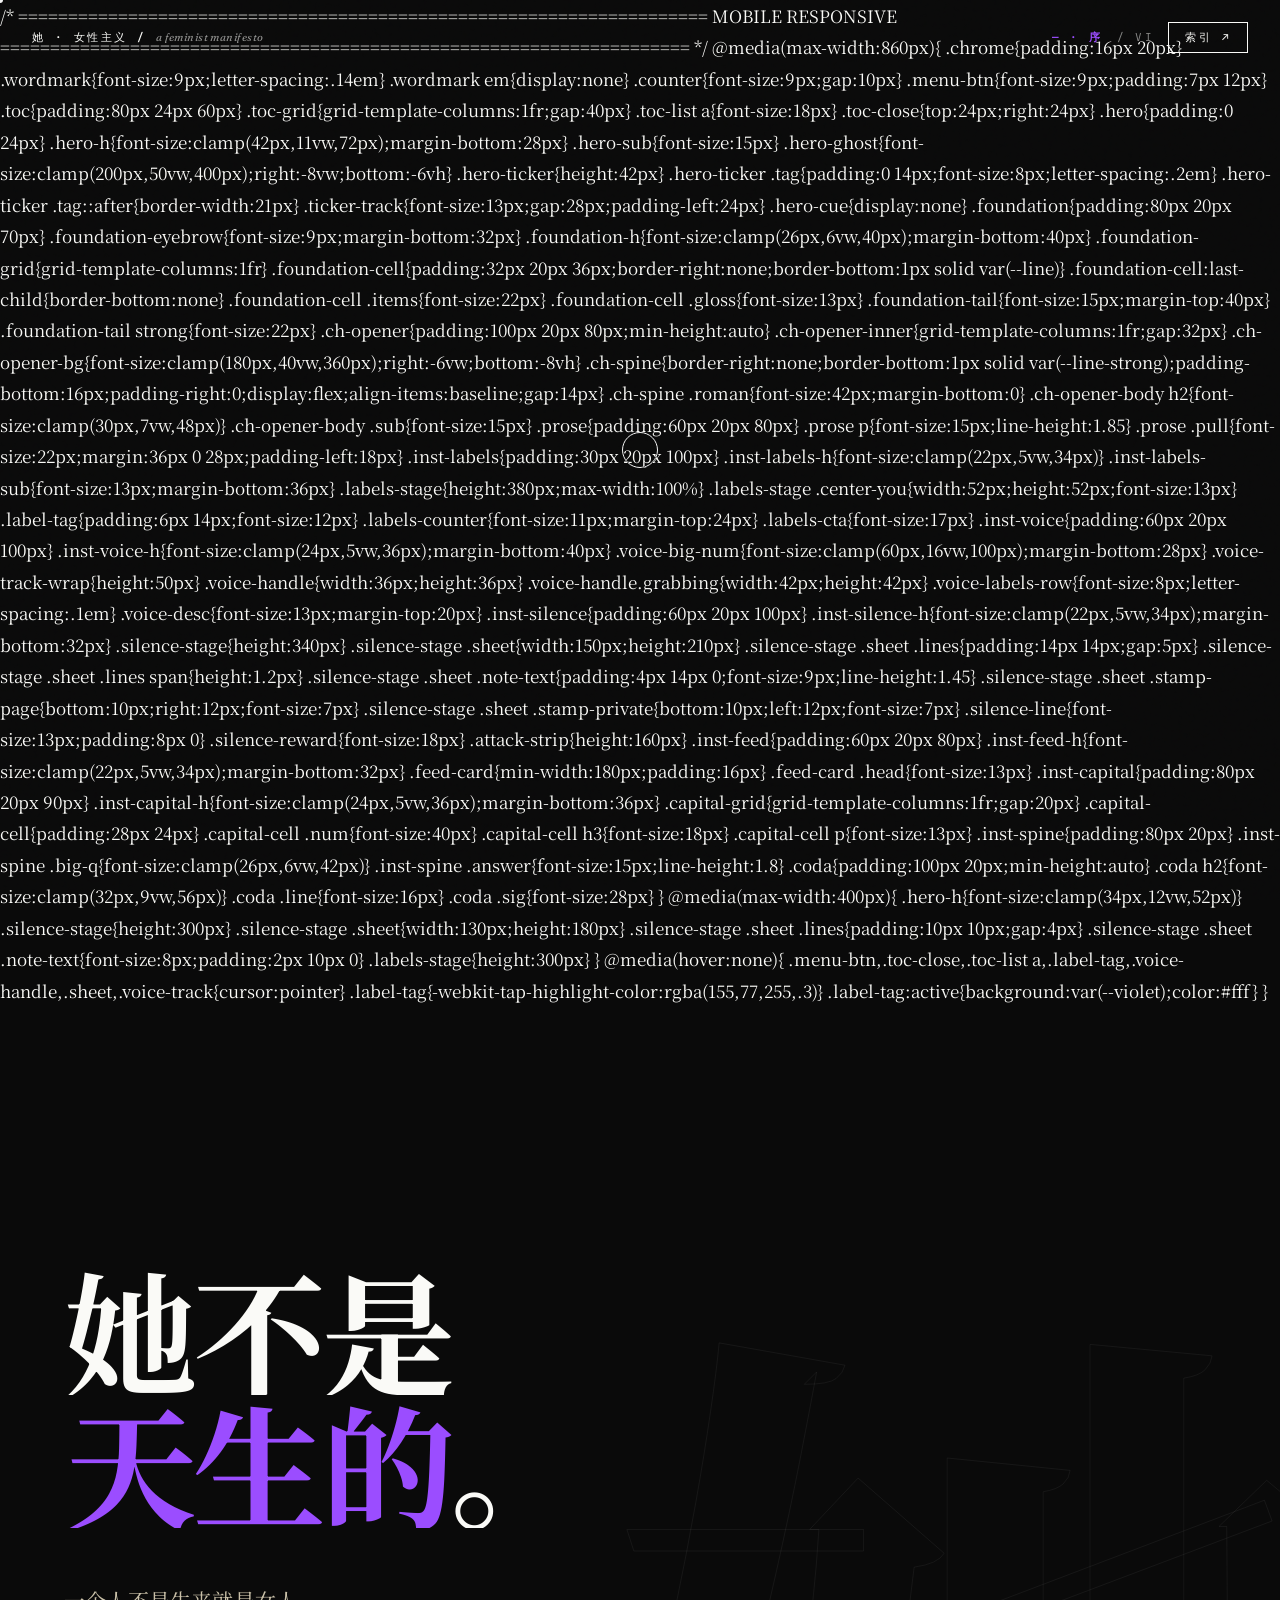
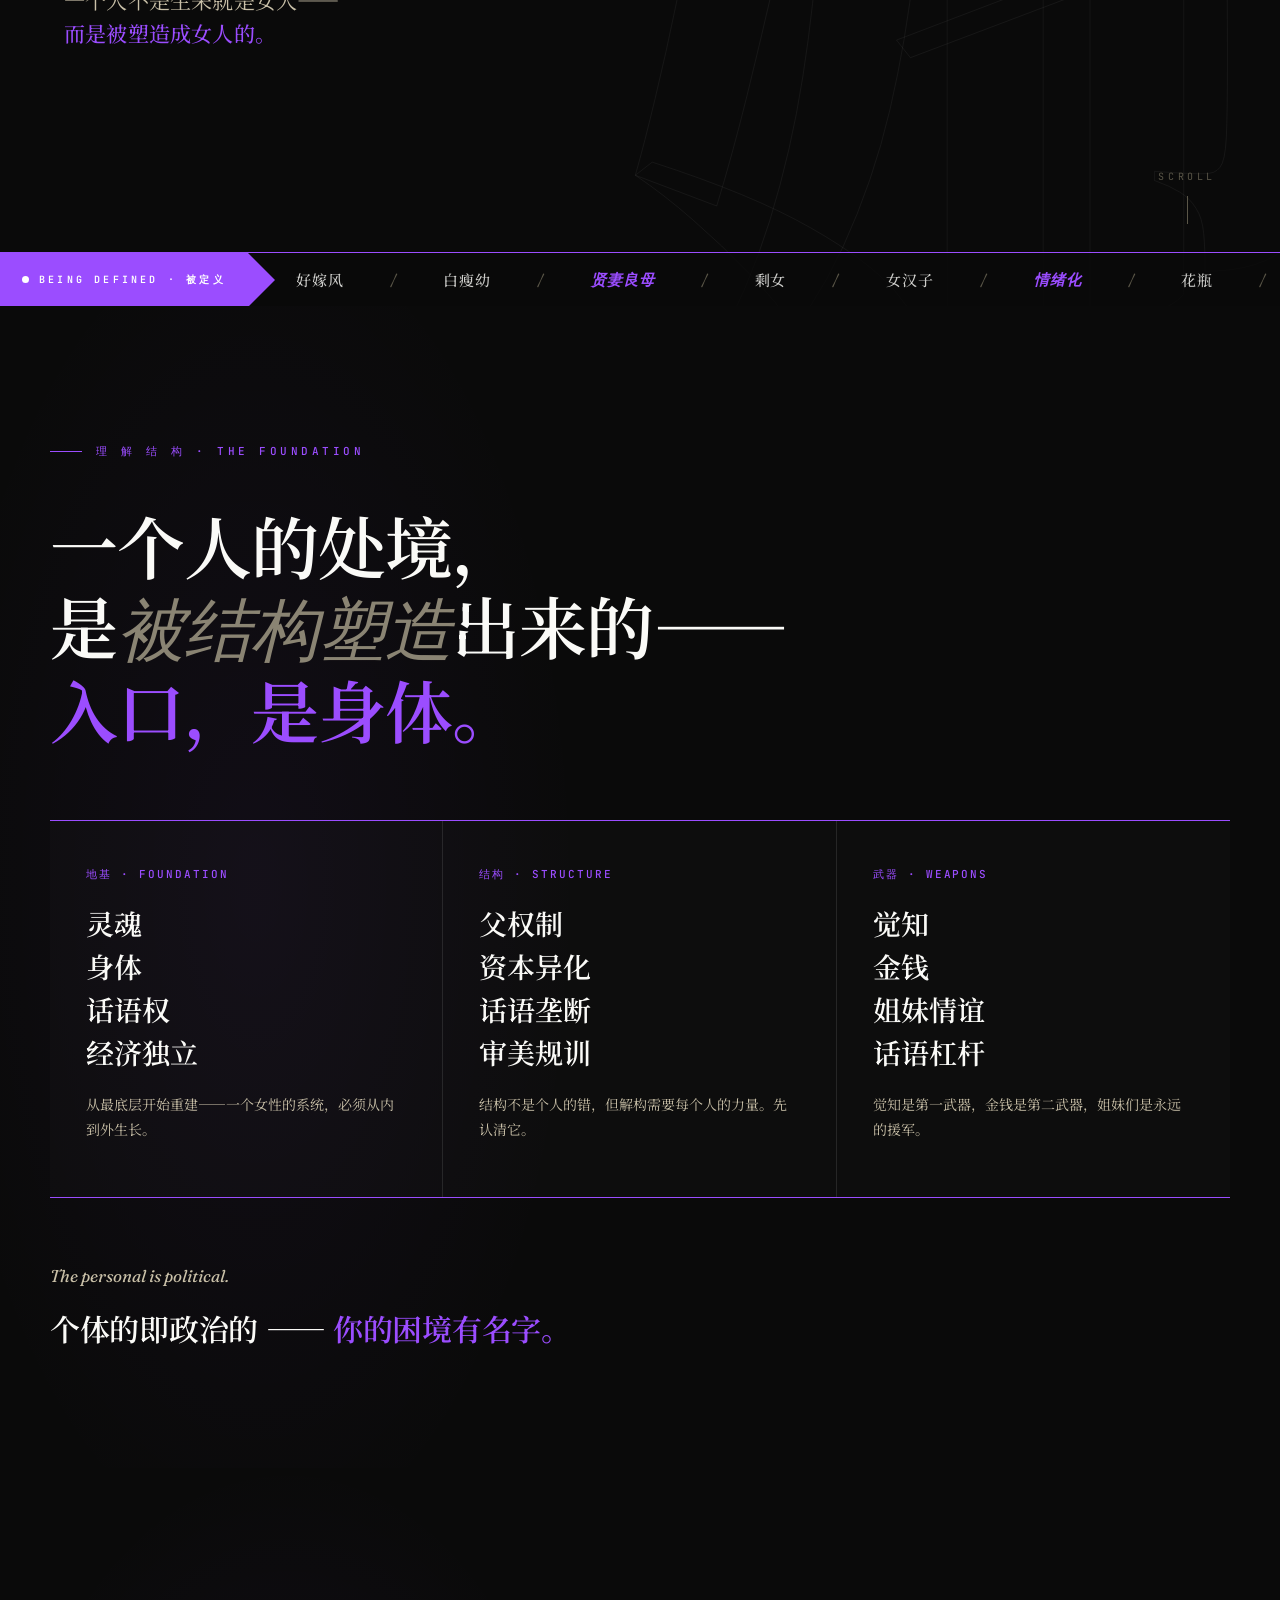
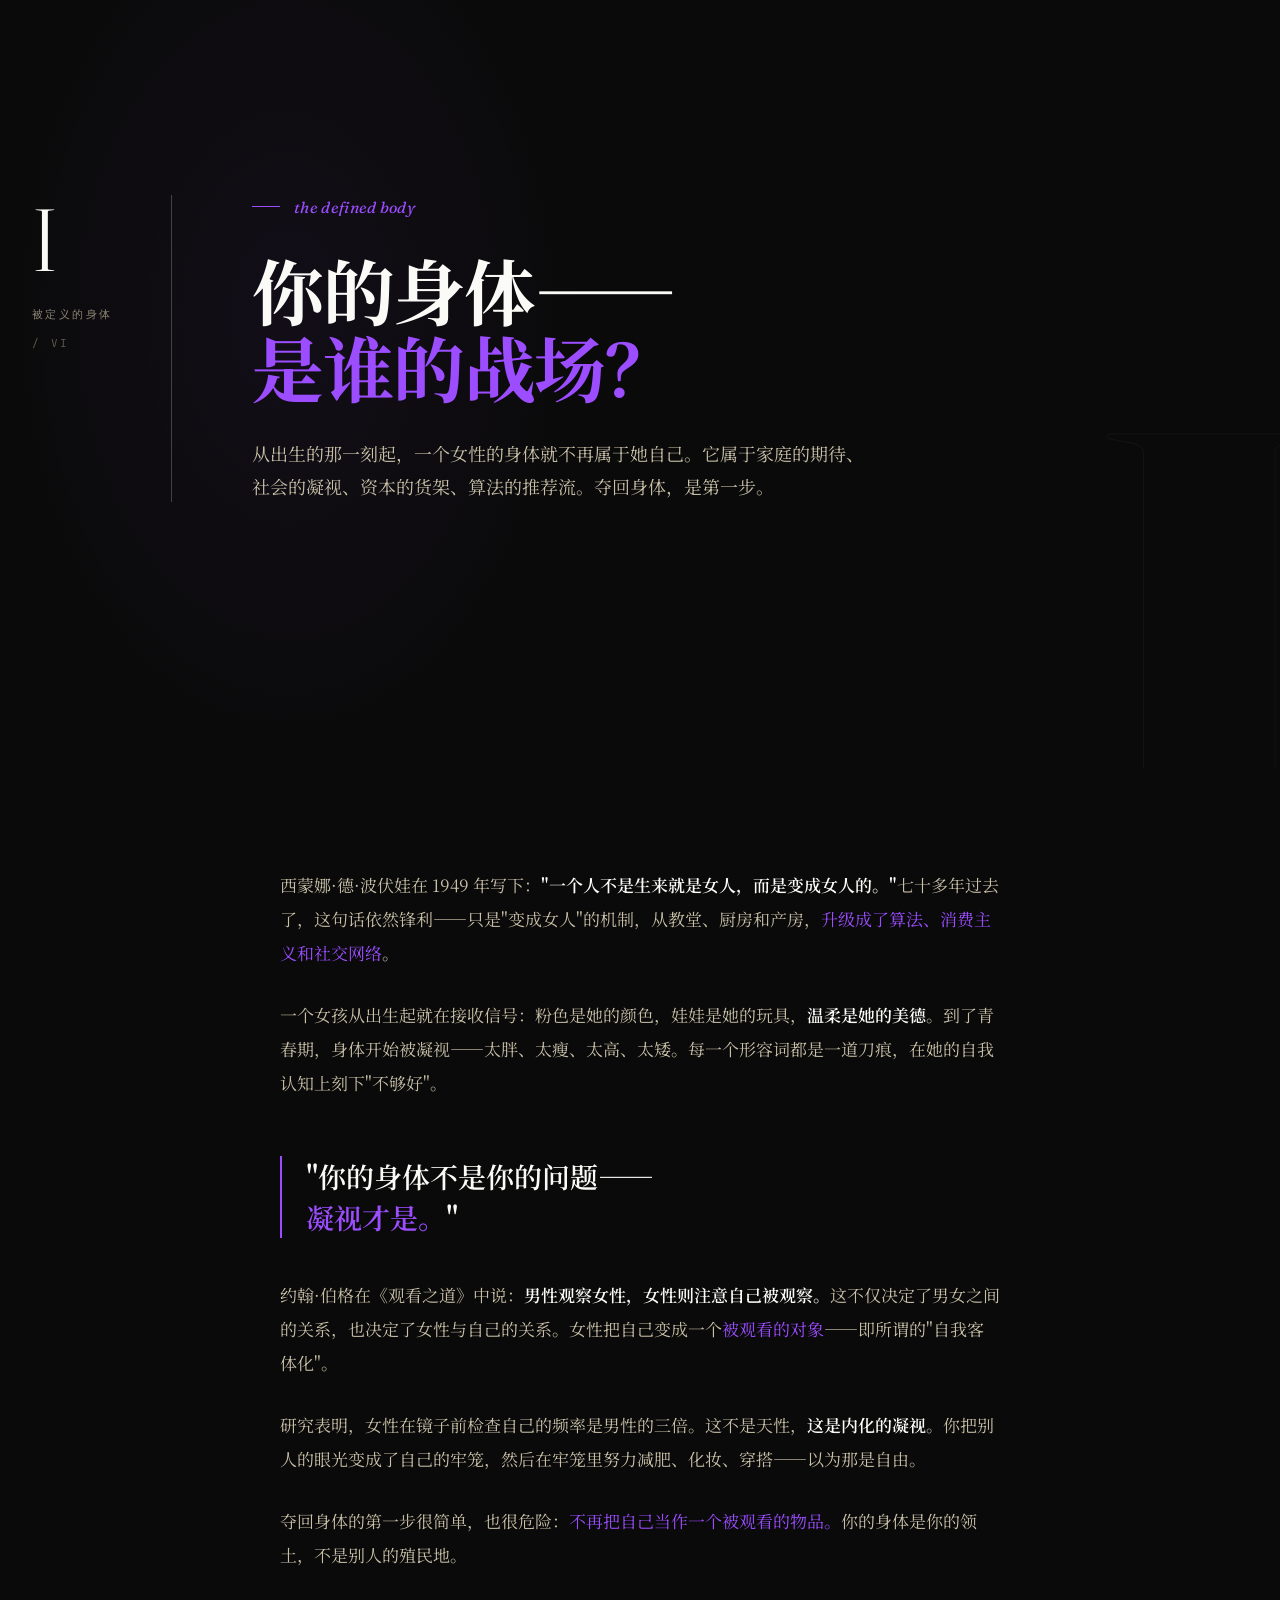
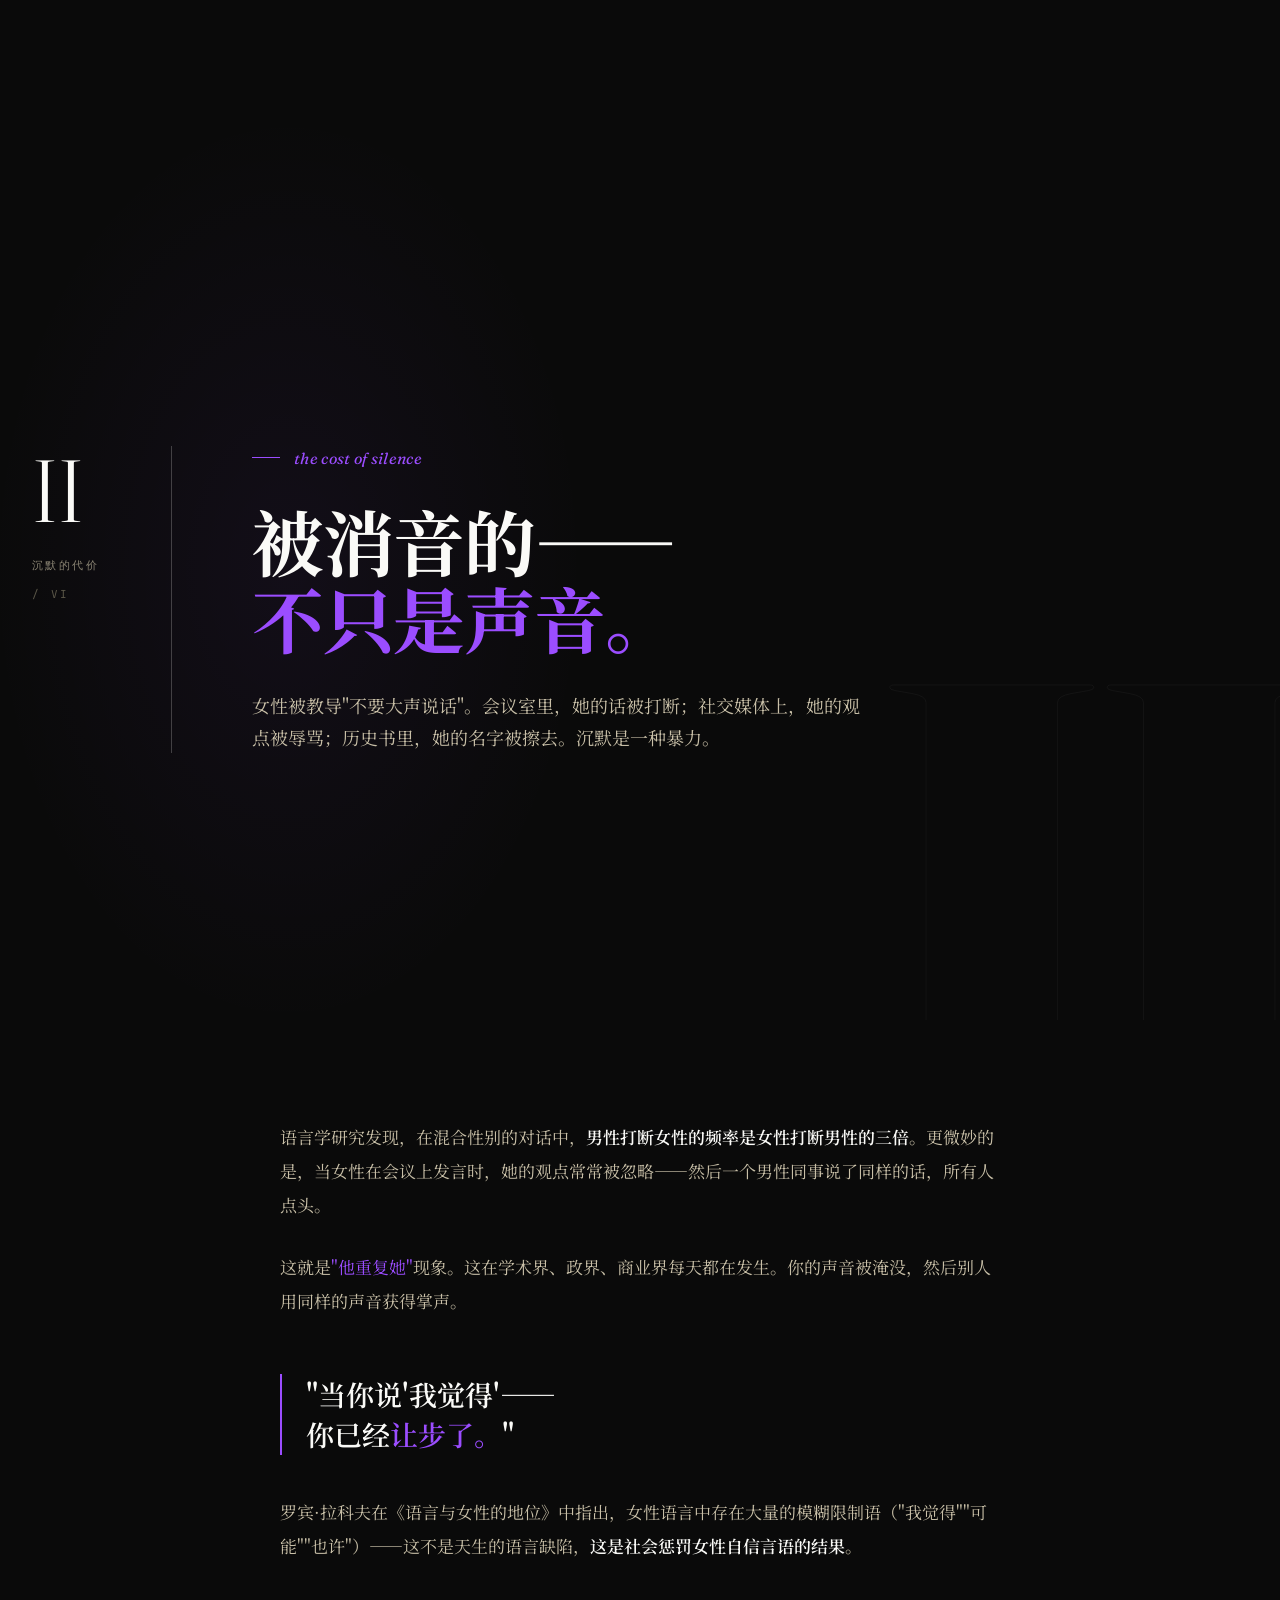
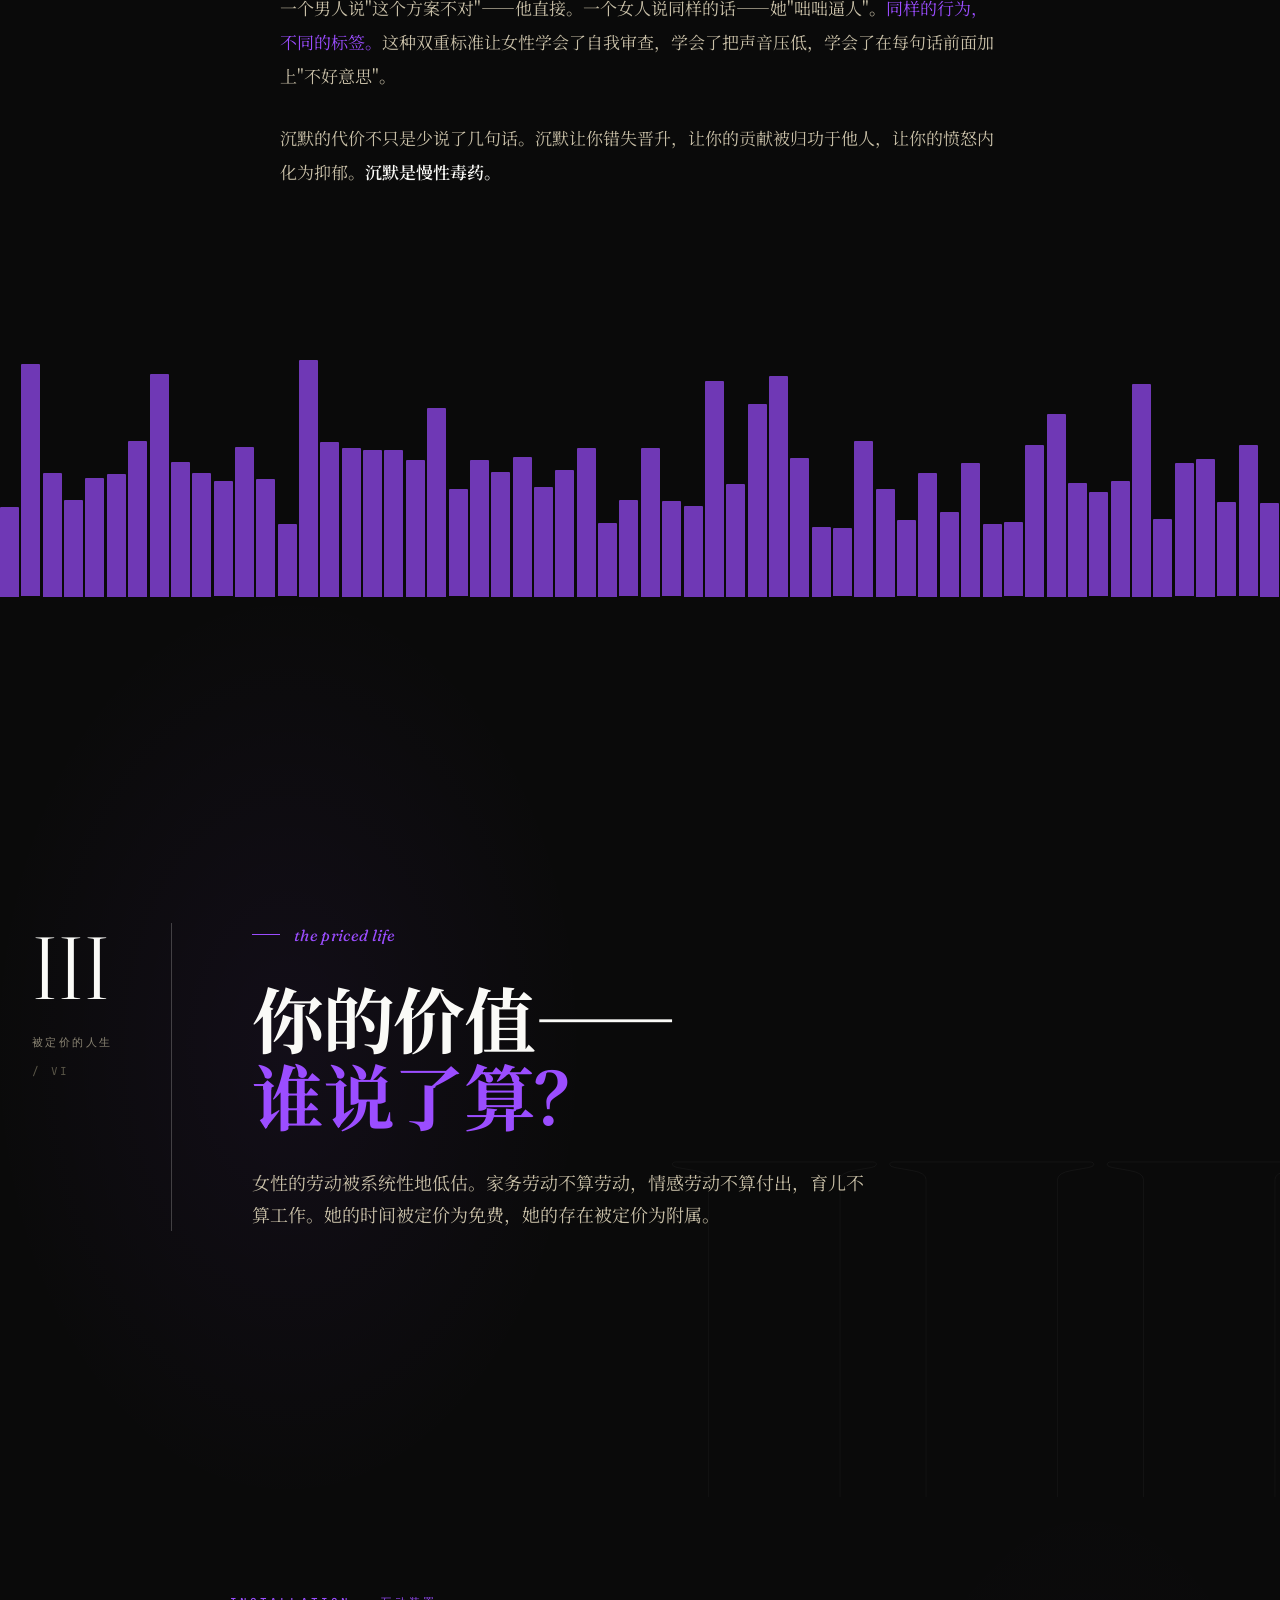
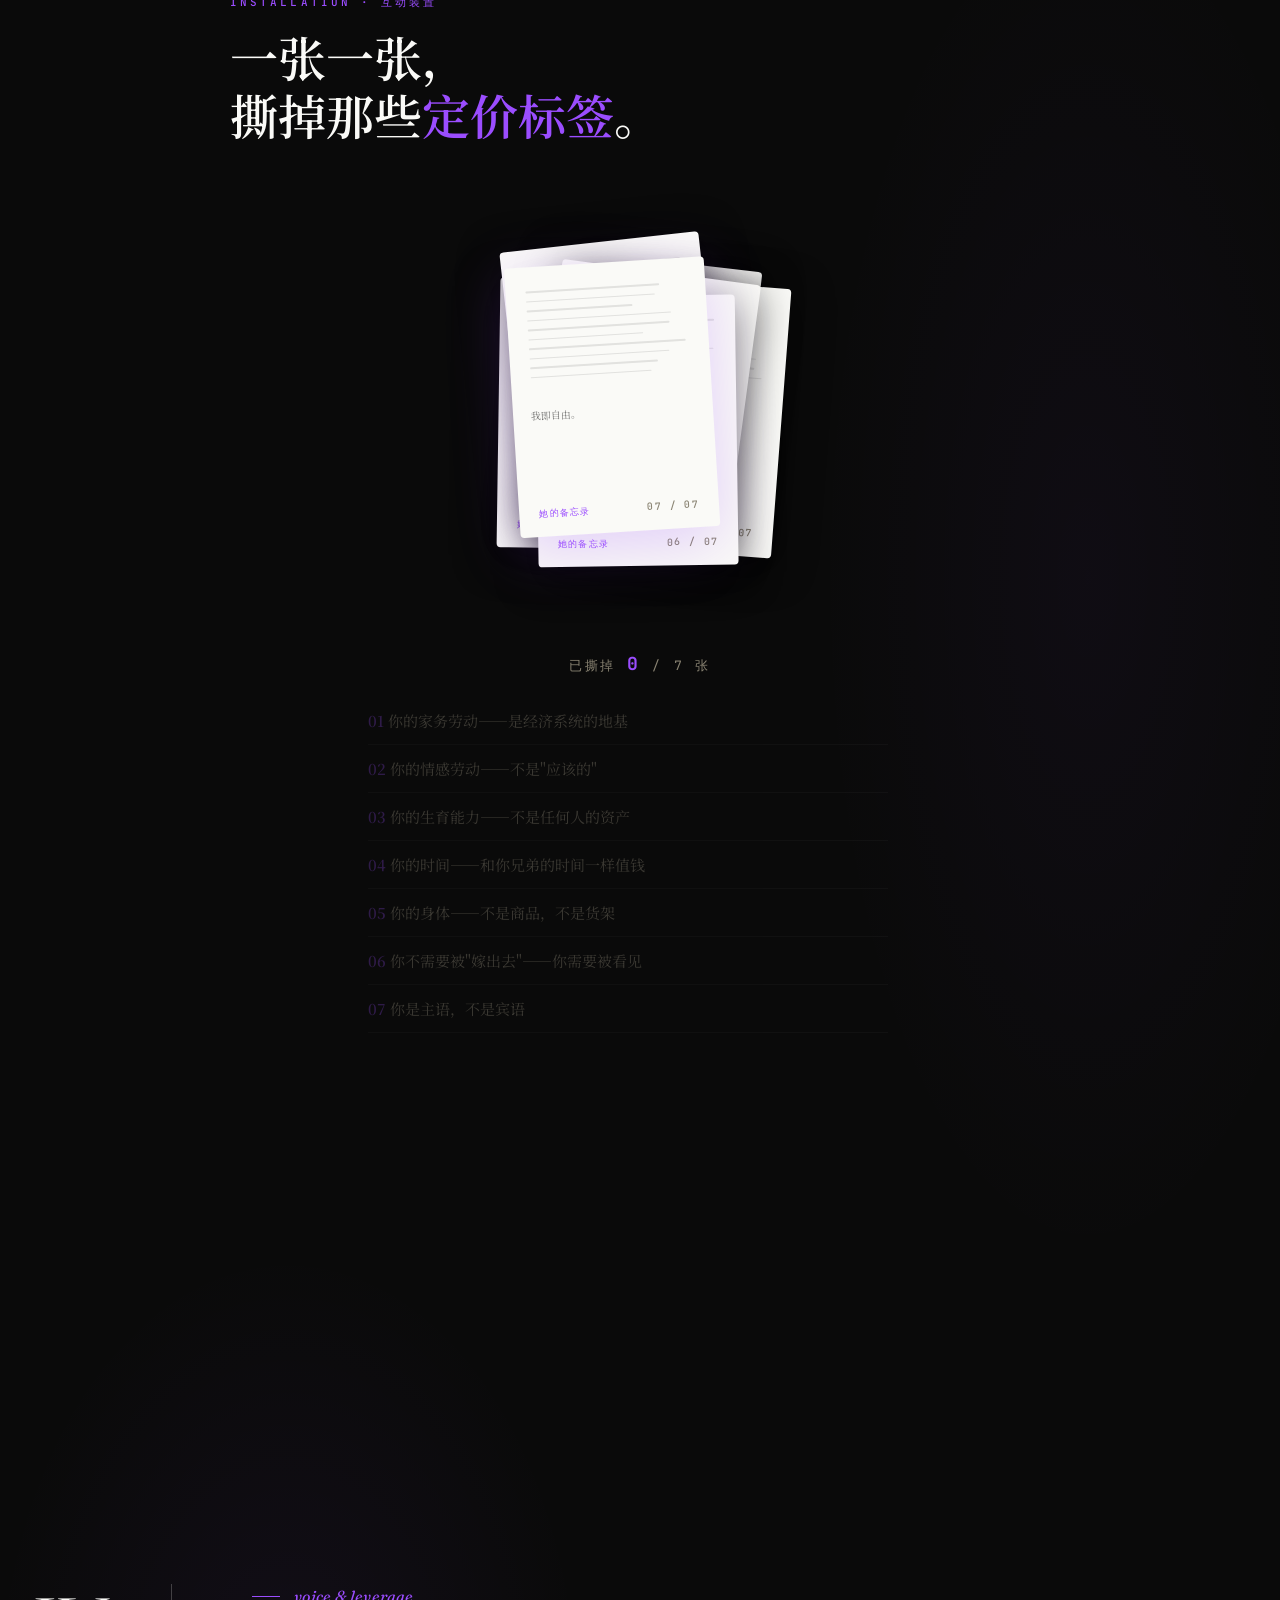
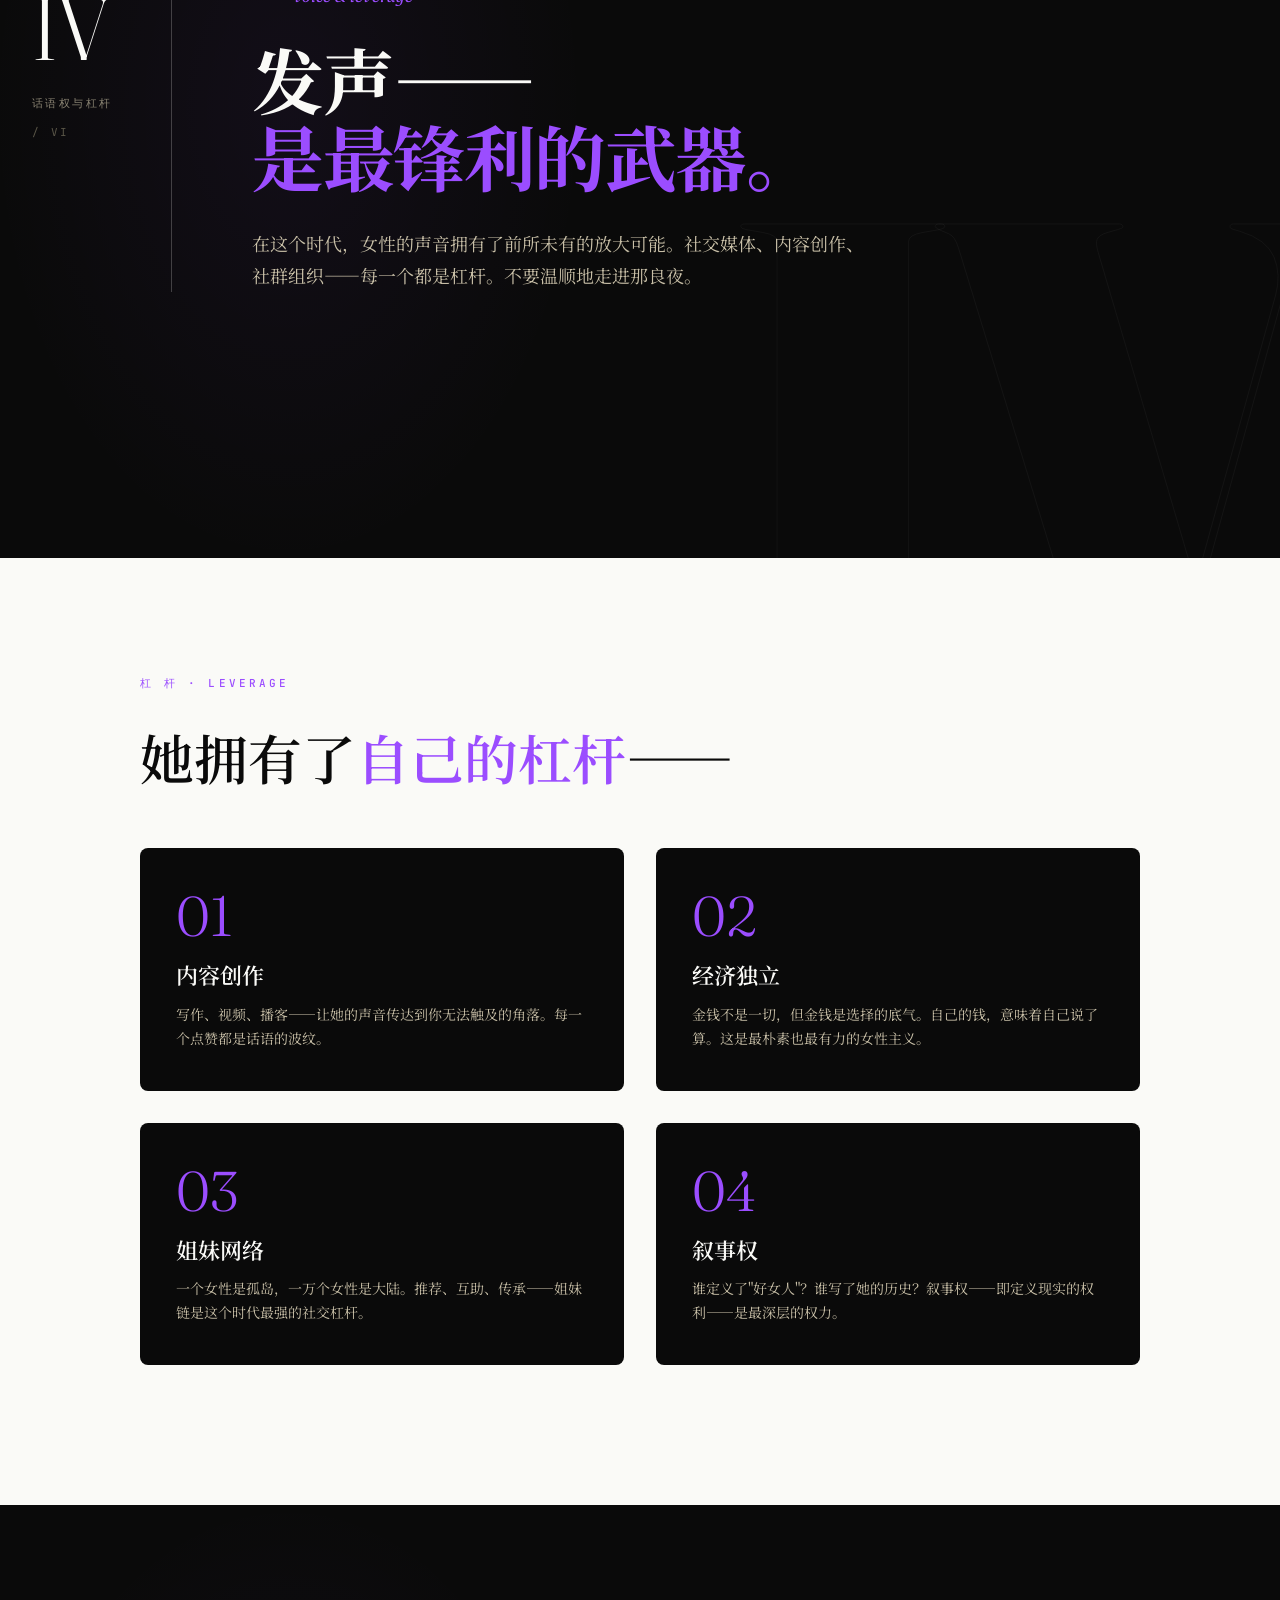
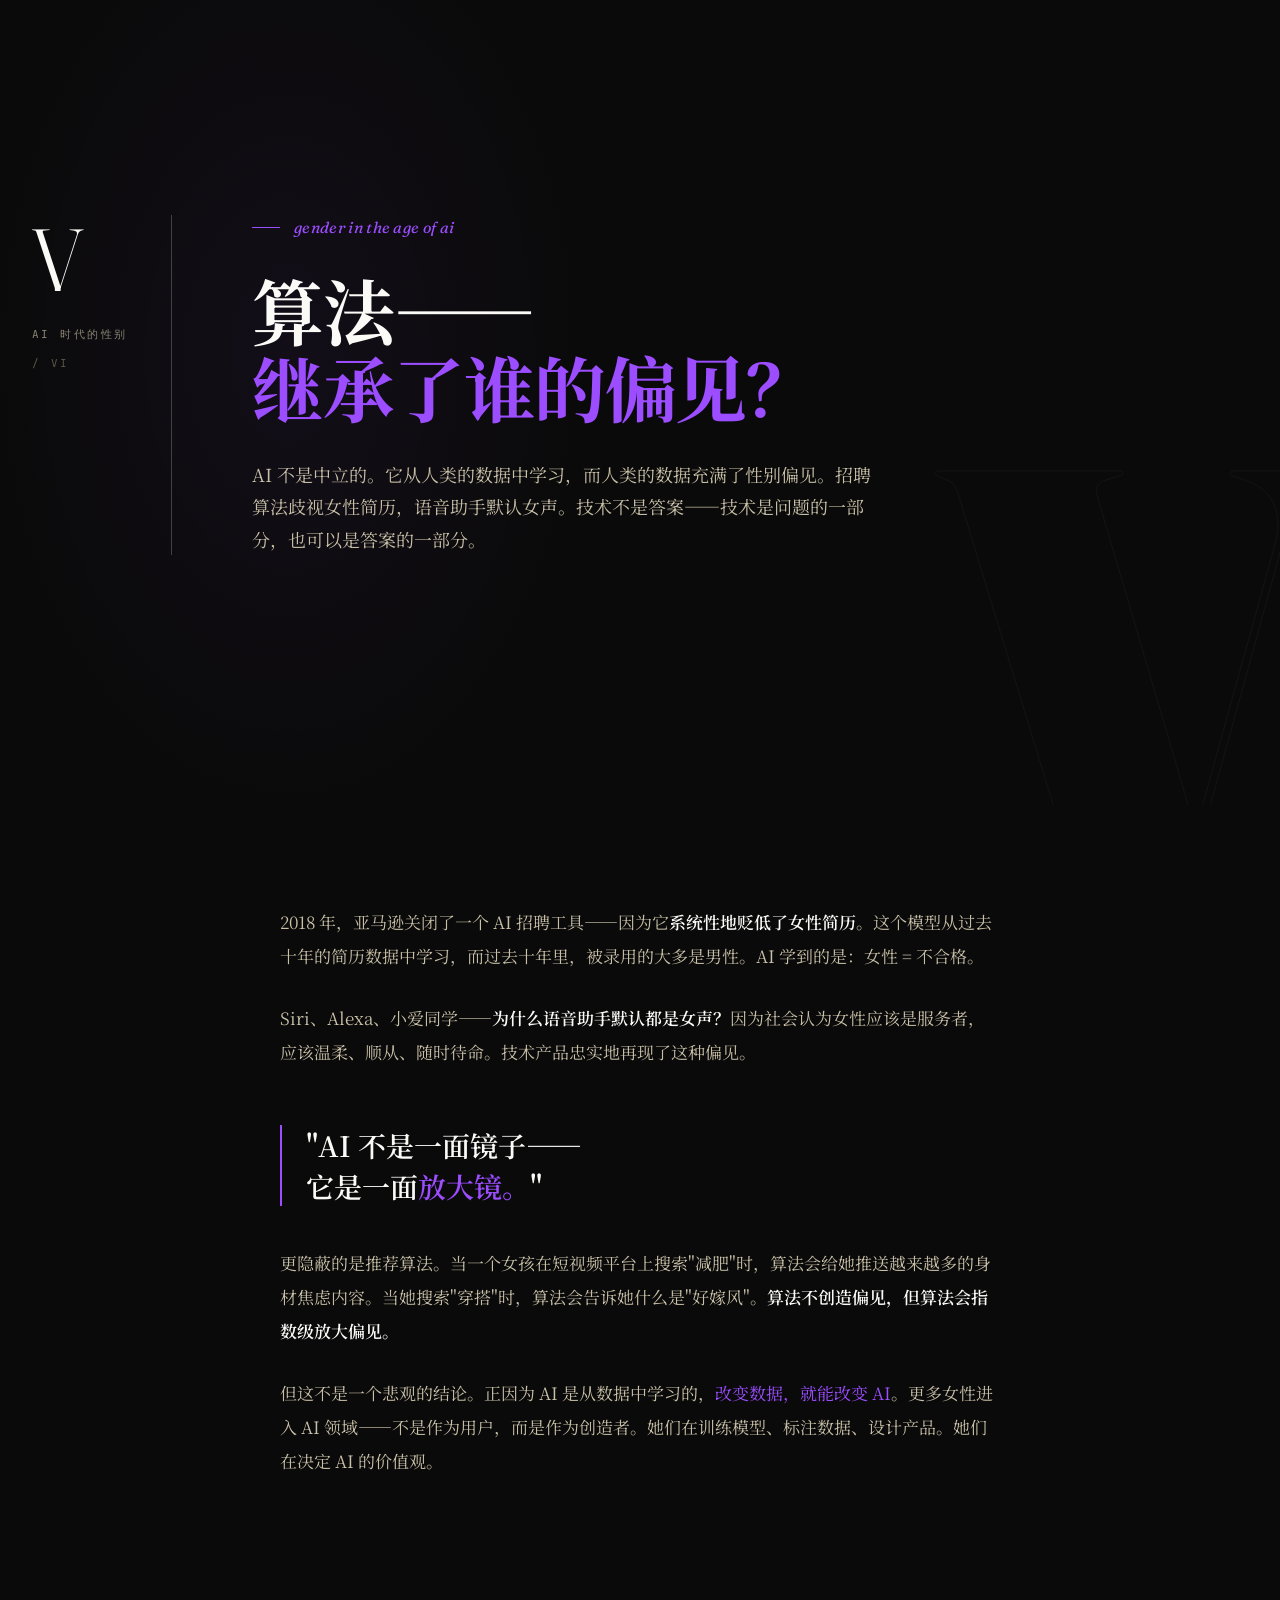
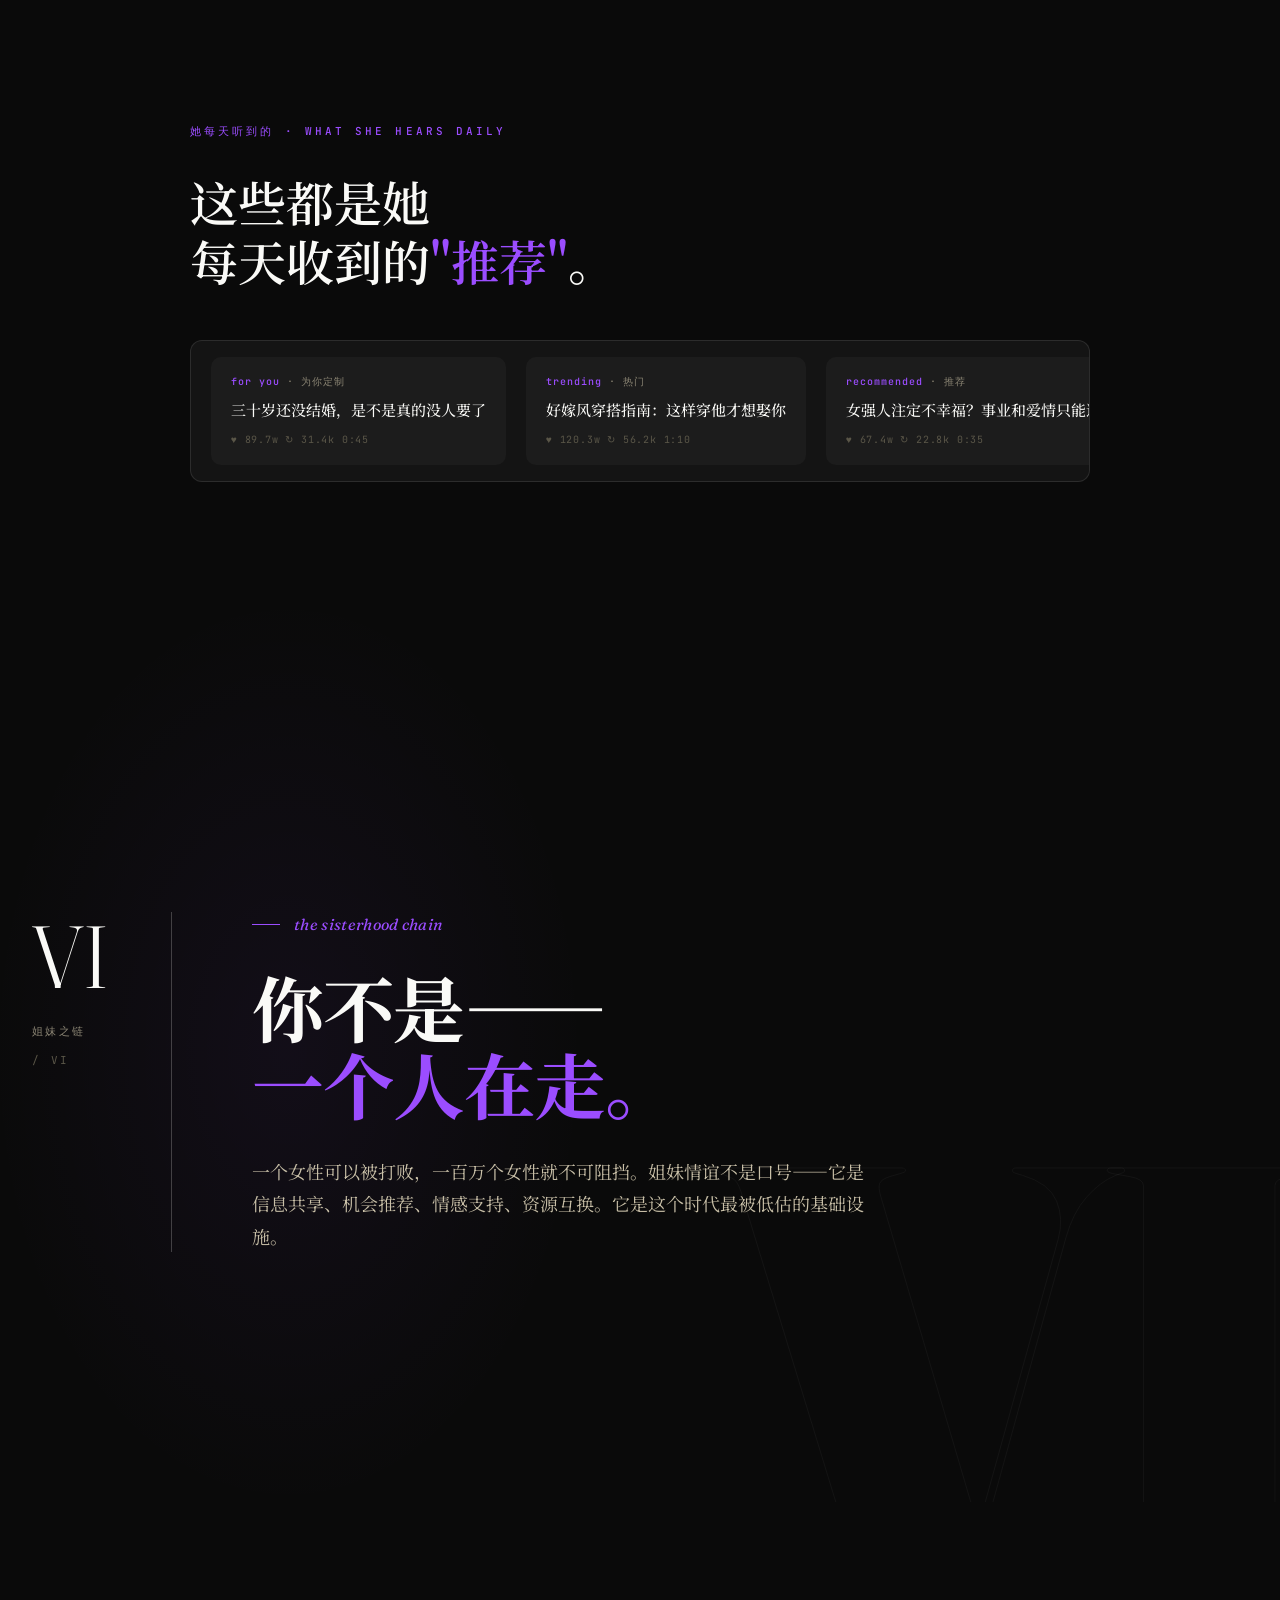
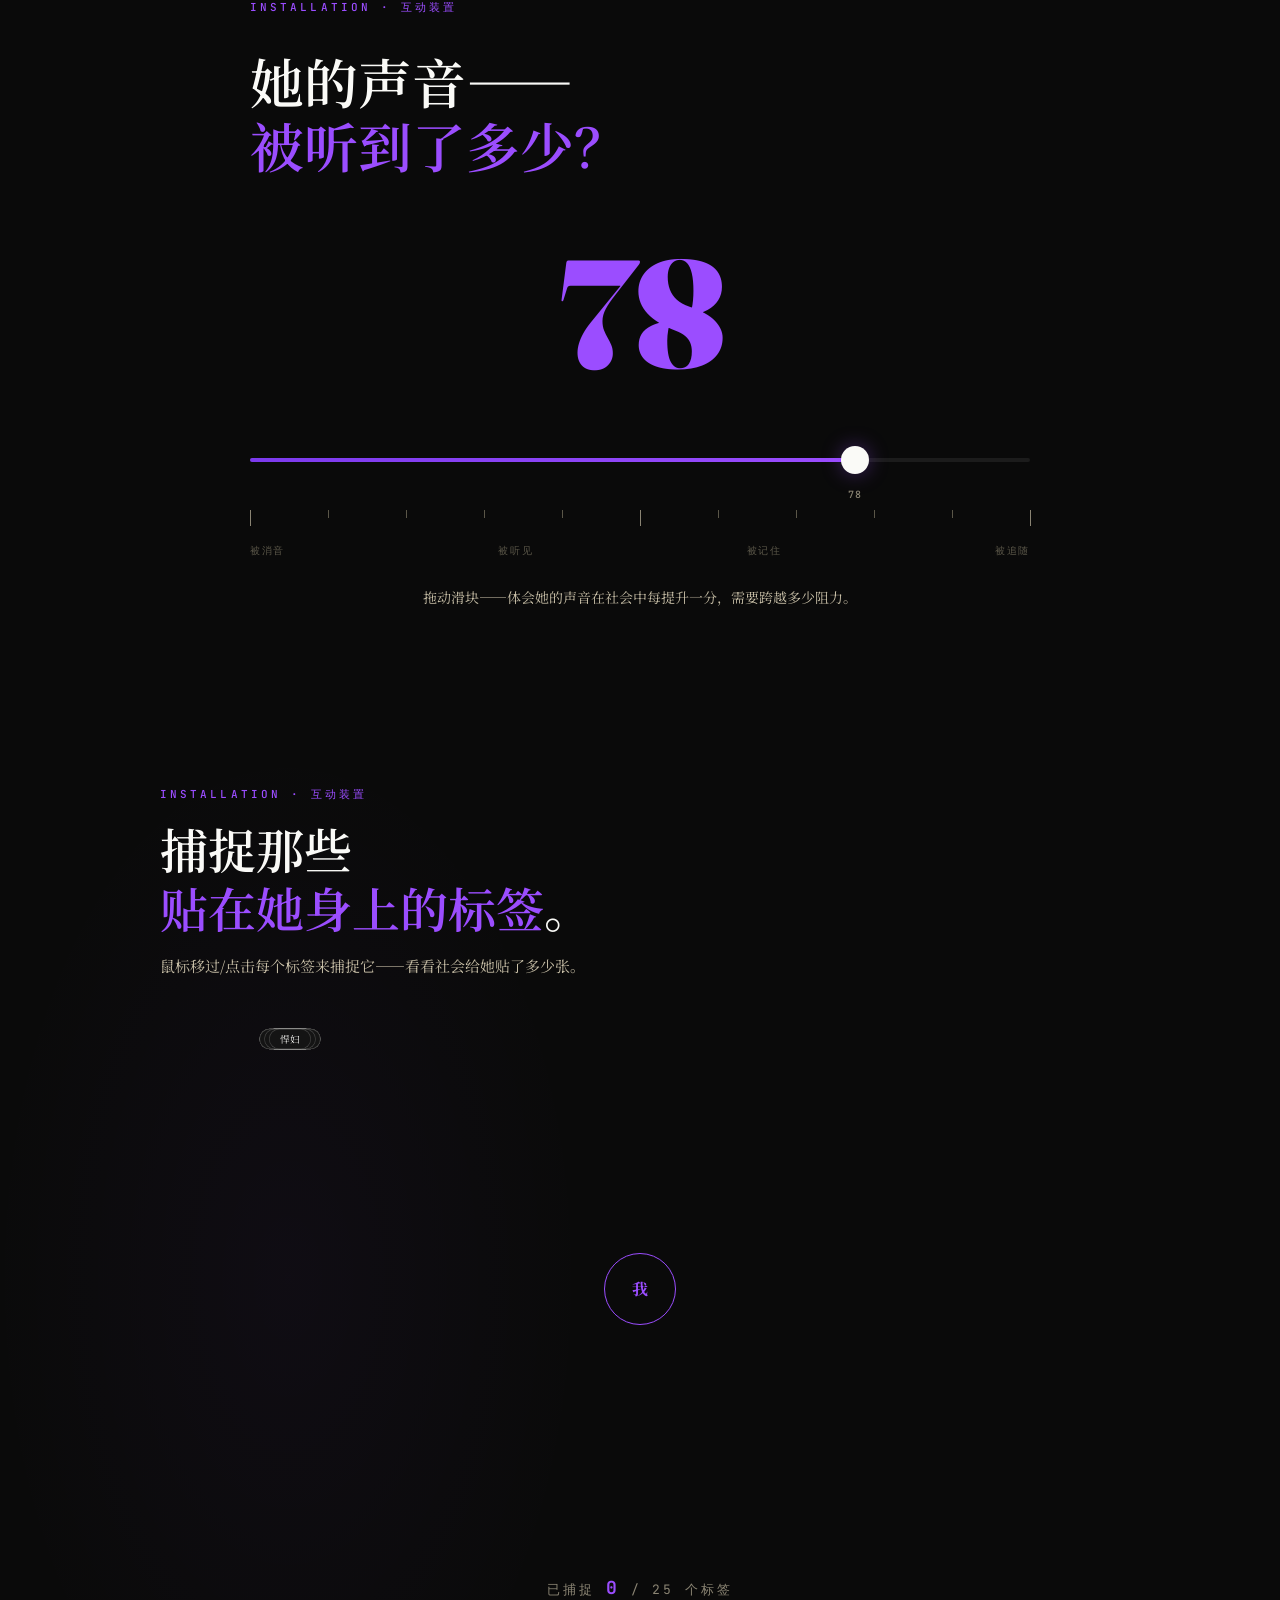
<file: feminist-manifesto/index.html>
<!doctype html>
<html lang="zh-Hans">
<head>
<meta charset="utf-8">
<meta name="viewport" content="width=device-width,initial-scale=1,viewport-fit=cover">
<title>她 — 一份女性主义手稿</title>
<meta name="description" content="她不是天生的，而是被塑造的。但塑造的反面，是重塑。">
<link rel="preconnect" href="https://fonts.googleapis.com">
<link rel="preconnect" href="https://fonts.gstatic.com" crossorigin>
<link href="https://fonts.googleapis.com/css2?family=Noto+Serif+SC:wght@300;400;500;600;700;900&family=Fraunces:ital,opsz,wght@0,9..144,300;0,9..144,400;0,9..144,500;0,9..144,600;0,9..144,700;0,9..144,900;1,9..144,300;1,9..144,400;1,9..144,500;1,9..144,700;1,9..144,900&family=Ma+Shan+Zheng&family=JetBrains+Mono:wght@400;500;700&display=swap" rel="stylesheet">
<style>
:root{
  --bg:#0a0a0a;
  --bg-2:#141414;
  --bg-3:#1c1c1c;
  --ink:#0a0a0a;
  --paper:#fafaf7;
  --paper-2:#f1ede4;
  --paper-3:#e8e2d3;
  --bone:#c9c0a8;
  --bone-2:#8a8473;
  --bone-3:#5a5648;
  --violet:#9b4dff;
  --violet-2:#7c3aed;
  --violet-glow:rgba(155,77,255,.35);
  --rose:#e11d74;
  --line:rgba(250,250,247,.10);
  --line-strong:rgba(250,250,247,.22);
  --line-dark:rgba(10,10,10,.10);
  --line-dark-strong:rgba(10,10,10,.22);
  --serif:'Noto Serif SC','Songti SC',serif;
  --latin:'Fraunces','EB Garamond',Georgia,serif;
  --brush:'Ma Shan Zheng',serif;
  --mono:'JetBrains Mono',ui-monospace,monospace;
  --t-fast:200ms cubic-bezier(.4,.14,.3,1);
  --t-mid:480ms cubic-bezier(.18,.62,.18,1);
  --t-slow:1200ms cubic-bezier(.18,.62,.18,1);
}
*,*::before,*::after{box-sizing:border-box;margin:0;padding:0}
html{scroll-behavior:smooth;-webkit-text-size-adjust:100%;background:var(--bg)}
body{
  background:var(--bg);color:var(--paper);
  font:400 17px/1.85 var(--serif);
  font-feature-settings:"palt" 1,"kern" 1;
  -webkit-font-smoothing:antialiased;
  text-rendering:optimizeLegibility;
  overflow-x:hidden;
  cursor:none;
}
@media(hover:none){body{cursor:auto}}
::selection{background:var(--violet);color:#fff}

/* CUSTOM CURSOR */
.cur-dot,.cur-ring{
  position:fixed;pointer-events:none;z-index:10000;
  top:0;left:0;border-radius:50%;
  mix-blend-mode:difference;
  will-change:transform;
}
.cur-dot{
  width:6px;height:6px;background:#fff;
  transform:translate(-50%,-50%);
  transition:transform 120ms,width 280ms,height 280ms,background 280ms;
}
.cur-ring{
  width:36px;height:36px;
  border:1px solid #fff;background:transparent;
  transform:translate(-50%,-50%);
  transition:transform 380ms cubic-bezier(.2,.8,.2,1),width 280ms,height 280ms,border-color 280ms,background 280ms;
}
body.hov-link .cur-ring{
  width:72px;height:72px;
  background:rgba(155,77,255,.16);
  border-color:var(--violet);
}
body.hov-link .cur-dot{background:var(--violet);width:8px;height:8px}
@media(hover:none){.cur-dot,.cur-ring{display:none}}

/* GRAIN TEXTURE */
.grain{
  position:fixed;inset:0;pointer-events:none;z-index:9990;
  opacity:.05;mix-blend-mode:overlay;
  background-image:url("data:image/svg+xml;utf8,<svg viewBox='0 0 200 200' xmlns='http://www.w3.org/2000/svg'><filter id='n'><feTurbulence type='fractalNoise' baseFrequency='.9' numOctaves='3' seed='2'/></filter><rect width='100%25' height='100%25' filter='url(%23n)'/></svg>");
}

/* PROGRESS THREAD */
.thread{
  position:fixed;top:0;left:0;right:0;height:2px;
  background:transparent;z-index:60;pointer-events:none;
}
.thread::before{
  content:"";position:absolute;top:0;left:0;height:100%;
  width:var(--p,0%);
  background:linear-gradient(90deg,var(--violet),var(--violet-2));
  box-shadow:0 0 14px var(--violet-glow);
  transition:width 80ms linear;
}

/* CHROME */
.chrome{
  position:fixed;top:0;left:0;right:0;
  z-index:50;
  padding:22px 32px;
  display:flex;justify-content:space-between;align-items:center;
  pointer-events:none;
  color:var(--paper);
  transition:color var(--t-mid);
}
.chrome.on-light{color:var(--ink)}
.chrome>*{pointer-events:auto}
.wordmark{
  font:500 11px/1 var(--mono);
  letter-spacing:.22em;text-transform:uppercase;color:inherit;
}
.wordmark em{font-style:italic;font-weight:400;opacity:.55;text-transform:none;font-family:var(--latin);letter-spacing:.04em}
.counter{
  font:400 11px/1 var(--mono);
  letter-spacing:.22em;color:inherit;
  display:flex;gap:14px;align-items:center;
  text-transform:uppercase;
  font-feature-settings:"tnum" 1;
}
.counter .ch-now{font-weight:600;color:var(--violet)}
.counter .ch-of{opacity:.5}
.menu-btn{
  background:transparent;
  border:1px solid currentColor;
  color:inherit;
  font:500 11px/1 var(--mono);letter-spacing:.22em;
  padding:9px 16px;cursor:none;
  text-transform:uppercase;
  transition:background var(--t-fast),color var(--t-fast);
}
.chrome:not(.on-light) .menu-btn:hover{background:var(--paper);color:var(--ink)}
.chrome.on-light .menu-btn:hover{background:var(--ink);color:var(--paper)}

/* TOC */
.toc{
  position:fixed;inset:0;z-index:80;
  background:var(--bg);
  padding:120px 8vw 80px;
  display:none;overflow-y:auto;
}
.toc.open{display:block}
.toc-grid{
  max-width:1200px;margin:0 auto;
  display:grid;grid-template-columns:1fr 1fr;gap:60px 80px;
}
.toc h2{
  font:500 12px/1 var(--mono);letter-spacing:.32em;
  text-transform:uppercase;color:var(--violet);
  margin:0 0 28px;
}
.toc-list{list-style:none}
.toc-list li{
  display:flex;gap:18px;align-items:baseline;
  padding:14px 0;border-bottom:1px solid var(--line);
}
.toc-list a{
  color:var(--paper);text-decoration:none;
  font:500 22px/1.4 var(--serif);
  flex:1;cursor:none;
  transition:color var(--t-fast),padding var(--t-fast);
}
.toc-list a:hover{color:var(--violet);padding-left:8px}
.toc-num{
  font:400 11px/1 var(--mono);
  letter-spacing:.18em;color:var(--bone-2);
  min-width:38px;
}
.toc-close{
  position:absolute;top:30px;right:32px;
  background:none;border:none;cursor:none;
  font:500 11px/1 var(--mono);letter-spacing:.22em;
  color:var(--paper);text-transform:uppercase;
}

/* HERO */
.hero{
  position:relative;
  min-height:100vh;
  padding:0 max(32px,5vw) 0;
  display:flex;
  flex-direction:column;
  justify-content:center;
  overflow:hidden;
  background:#0a0a0a;
}
.hero-canvas{
  position:absolute;inset:0;z-index:1;pointer-events:none;
  opacity:.45;
}
.hero-canvas canvas{width:100%;height:100%;display:block}
.hero-ghost{
  position:absolute;
  right:-4vw;bottom:-10vh;
  font:900 clamp(420px,60vw,1000px)/.85 var(--serif);
  color:transparent;
  -webkit-text-stroke:1px rgba(250,250,247,.05);
  letter-spacing:-.06em;
  z-index:1;pointer-events:none;user-select:none;
}
.hero-body{
  position:relative;z-index:2;
  max-width:1400px;width:100%;
  margin:0 auto;
}
.hero-h{
  margin:0 0 56px;
  font-family:var(--serif);color:var(--paper);
  font-weight:700;letter-spacing:-.03em;
  line-height:1.0;
  font-size:clamp(56px,10.4vw,168px);
}
.hero-h .ln{display:block;overflow:hidden}
.hero-h .ln .inner{
  display:inline-block;
  opacity:0;
  transform:translateY(48%);
  animation:heroIn 1.4s cubic-bezier(.2,.7,.18,1) forwards;
  will-change:transform,opacity;
}
.hero-h .ln-1 .inner{animation-delay:.2s}
.hero-h .ln-2 .inner{animation-delay:.55s}
.hero-h .vm{color:var(--violet)}
@keyframes heroIn{
  to{opacity:1;transform:none}
}
.hero-sub{
  font:400 clamp(18px,1.65vw,26px)/1.55 var(--serif);
  color:var(--bone);max-width:720px;
  opacity:0;
  animation:heroIn 1.2s 1.3s forwards;
  letter-spacing:.01em;
}
.hero-sub strong{color:var(--violet);font-weight:500}

/* HERO TICKER */
.hero-ticker{
  position:absolute;
  left:0;right:0;bottom:0;
  height:54px;
  border-top:1px solid var(--violet);
  background:rgba(10,10,10,.78);
  overflow:hidden;
  display:flex;align-items:center;
  z-index:5;
}
.hero-ticker .tag{
  position:relative;
  display:flex;align-items:center;gap:10px;
  padding:0 22px;height:100%;
  background:var(--violet);color:#fff;
  font:600 10px/1 var(--mono);
  letter-spacing:.32em;z-index:2;white-space:nowrap;
}
.hero-ticker .tag::after{
  content:"";
  position:absolute;left:100%;top:0;
  width:0;height:0;
  border:27px solid transparent;
  border-left-color:var(--violet);
}
.hero-ticker .tag .dot{
  width:7px;height:7px;border-radius:50%;background:#fff;
  animation:tickerPulse 1.4s ease-in-out infinite;
}
@keyframes tickerPulse{
  0%,100%{opacity:1;transform:scale(1)}
  50%{opacity:.4;transform:scale(.7)}
}
.ticker-track{
  display:flex;gap:46px;
  white-space:nowrap;
  padding-left:48px;
  animation:tickerScroll 42s linear infinite;
  font:500 15px/1 var(--serif);
  color:rgba(250,250,247,.82);
  letter-spacing:.06em;
}
.ticker-track .ti-red{color:var(--violet);font-weight:700;font-style:italic;font-family:var(--latin)}
.ticker-track .ti-sep{color:var(--bone-3);font-family:var(--latin)}
@keyframes tickerScroll{
  0%{transform:translateX(0)}
  100%{transform:translateX(-50%)}
}
.hero-cue{
  position:absolute;
  right:max(32px,5vw);bottom:82px;
  z-index:4;
  display:flex;flex-direction:column;align-items:center;gap:14px;
  font:400 10px/1 var(--mono);
  letter-spacing:.36em;
  color:var(--bone-3);
  text-transform:uppercase;
  opacity:0;
  animation:heroIn 1s 1.8s forwards;
}
.hero-cue::after{
  content:"";display:block;width:1px;height:28px;background:var(--bone-3);
  animation:cueLine 2.2s ease-in-out infinite;
  transform-origin:top;
}
@keyframes cueLine{
  0%,100%{transform:scaleY(.3);opacity:.4}
  50%{transform:scaleY(1);opacity:.9}
}
@media(max-width:720px){
  .hero-h{font-size:clamp(44px,13vw,84px);margin-bottom:32px}
  .hero-sub{font-size:15px;max-width:none}
  .hero-cue{display:none}
}

/* FOUNDATION */
.foundation{
  background:var(--bg);color:var(--paper);
  padding:140px 32px 120px;
  position:relative;overflow:hidden;
}
.foundation::before{
  content:"";position:absolute;
  left:-10%;top:-20%;width:60%;height:140%;
  background:radial-gradient(ellipse at center,rgba(155,77,255,.05) 0%,transparent 60%);
  pointer-events:none;
}
.foundation-inner{max-width:1180px;margin:0 auto;position:relative;z-index:1}
.foundation-eyebrow{
  font:500 11px/1 var(--mono);letter-spacing:.32em;
  text-transform:uppercase;color:var(--violet);
  margin-bottom:48px;
  display:flex;align-items:center;gap:14px;
}
.foundation-eyebrow::before{
  content:"";display:inline-block;width:32px;height:1px;background:var(--violet);
}
.foundation-h{
  font:600 clamp(36px,5.4vw,68px)/1.18 var(--serif);
  letter-spacing:-.015em;color:var(--paper);
  margin:0 0 70px;max-width:920px;text-wrap:balance;
}
.foundation-h em{
  font-family:var(--latin);font-style:italic;font-weight:500;
  color:var(--bone-2);
}
.foundation-h .vm{color:var(--violet)}
.foundation-grid{
  display:grid;grid-template-columns:1fr 1fr 1fr;
  gap:0;
  border-top:1px solid var(--violet);
  border-bottom:1px solid var(--violet);
  background:rgba(255,255,255,.012);
}
.foundation-cell{
  padding:48px 36px 56px;
  border-right:1px solid var(--line);
  position:relative;
}
.foundation-cell:last-child{border-right:none}
.foundation-cell .role{
  font:500 11px/1 var(--mono);
  color:var(--violet);letter-spacing:.18em;
  text-transform:uppercase;margin-bottom:24px;
}
.foundation-cell .items{
  font:600 28px/1.4 var(--serif);
  color:var(--paper);margin:0 0 20px;
}
.foundation-cell .items .pt{display:block}
.foundation-cell .items .pt+.pt{margin-top:4px}
.foundation-cell .gloss{
  font:400 14px/1.75 var(--serif);
  color:var(--bone);
}
.foundation-tail{
  margin-top:64px;
  font:400 italic 17px/1.7 var(--latin);
  color:var(--bone);max-width:680px;
}
.foundation-tail strong{
  display:block;margin-top:18px;
  font:600 30px/1.3 var(--serif);
  color:var(--paper);font-style:normal;letter-spacing:-.01em;
}
.foundation-tail strong .vm{color:var(--violet)}

/* CHAPTER OPENER */
.ch-opener{
  background:var(--bg);color:var(--paper);
  min-height:100vh;
  padding:160px 32px 100px;
  position:relative;
  display:flex;align-items:center;
  overflow:hidden;
}
.ch-opener::before{
  content:"";position:absolute;
  left:-5%;top:-10%;width:55%;height:120%;
  background:radial-gradient(ellipse at center,rgba(155,77,255,.06) 0%,transparent 60%);
  pointer-events:none;z-index:1;
}
.ch-opener-bg{
  position:absolute;
  font:900 clamp(420px,48vw,780px)/.85 var(--latin);
  color:transparent;
  -webkit-text-stroke:1px rgba(250,250,247,.04);
  letter-spacing:-.04em;
  right:-2vw;bottom:-15vh;
  z-index:1;pointer-events:none;user-select:none;
}
.ch-opener-inner{
  max-width:1300px;margin:0 auto;width:100%;
  display:grid;grid-template-columns:140px 1fr;gap:80px;
  position:relative;z-index:2;
}
.ch-spine{
  border-right:1px solid var(--line-strong);
  padding-right:24px;
  font:400 11px/1.4 var(--mono);
  letter-spacing:.22em;text-transform:uppercase;
  color:var(--bone-2);
}
.ch-spine .roman{
  display:block;
  font:300 88px/1 var(--latin);
  color:var(--paper);
  margin-bottom:24px;letter-spacing:0;
  font-feature-settings:"lnum" 1;
}
.ch-spine .of{color:var(--bone-3);display:block;margin-top:14px}
.ch-opener-body{padding-left:0}
.ch-opener-body .kicker{
  font:400 italic 16px/1.5 var(--latin);
  color:var(--violet);letter-spacing:.02em;
  margin:0 0 32px;
  display:flex;align-items:center;gap:14px;
}
.ch-opener-body .kicker::before{
  content:"";display:inline-block;width:28px;height:1px;background:var(--violet);
}
.ch-opener-body h2{
  font:700 clamp(42px,5.6vw,80px)/1.08 var(--serif);
  letter-spacing:-.02em;margin:0 0 32px;text-wrap:balance;
}
.ch-opener-body h2 .vm{color:var(--violet)}
.ch-opener-body .sub{
  font:400 18px/1.8 var(--serif);
  color:var(--bone);max-width:620px;
}
@media(max-width:860px){
  .ch-opener-inner{grid-template-columns:1fr;gap:40px}
  .ch-spine{border-right:none;border-bottom:1px solid var(--line-strong);padding-bottom:20px;padding-right:0;display:flex;align-items:baseline;gap:18px}
  .ch-spine .roman{font-size:56px;margin-bottom:0}
}

/* PROSE SECTION */
.prose{
  background:var(--bg);color:var(--paper);
  padding:100px 32px 120px;
}
.prose-inner{
  max-width:720px;margin:0 auto;
}
.prose p{
  font:400 17px/2 var(--serif);
  color:var(--bone);
  margin:0 0 28px;
}
.prose p strong{color:var(--paper);font-weight:600}
.prose p em{color:var(--violet);font-style:normal}
.prose .pull{
  font:600 28px/1.45 var(--serif);
  color:var(--paper);
  margin:56px 0 40px;
  padding-left:24px;
  border-left:2px solid var(--violet);
}
.prose .pull .vm{color:var(--violet)}

/* INSTALLATION — LABELS (floating tags to catch) */
.inst-labels{
  background:var(--bg);
  padding:40px 32px 160px;
  position:relative;
  overflow:hidden;
}
.inst-labels::before{
  content:"";position:absolute;
  left:-5%;top:-10%;width:55%;height:120%;
  background:radial-gradient(ellipse at center,rgba(155,77,255,.04) 0%,transparent 60%);
  pointer-events:none;
}
.inst-labels-inner{
  max-width:960px;margin:0 auto;
  position:relative;z-index:1;
}
.inst-labels-eyebrow{
  font:500 11px/1 var(--mono);letter-spacing:.28em;
  text-transform:uppercase;color:var(--violet);
  margin-bottom:20px;
}
.inst-labels-h{
  font:600 clamp(28px,3.8vw,48px)/1.22 var(--serif);
  margin-bottom:16px;text-wrap:balance;
}
.inst-labels-sub{
  font:400 15px/1.7 var(--serif);
  color:var(--bone);margin-bottom:60px;
}
.labels-stage{
  position:relative;
  width:100%;max-width:700px;
  height:500px;
  margin:0 auto;
  border-radius:50%;
}
.labels-stage .center-you{
  position:absolute;left:50%;top:50%;
  transform:translate(-50%,-50%);
  width:72px;height:72px;
  border-radius:50%;
  border:1px solid var(--violet);
  display:flex;align-items:center;justify-content:center;
  font:700 16px/1 var(--serif);
  color:var(--violet);
  z-index:10;
  background:var(--bg);
  pointer-events:none;
}
.label-tag{
  position:absolute;
  font:400 clamp(13px,1.4vw,16px)/1 var(--serif);
  color:var(--paper);
  background:var(--bg-2);
  border:1px solid var(--line-strong);
  padding:8px 18px;
  border-radius:20px;
  cursor:none;
  transition:all var(--t-fast);
  white-space:nowrap;
  opacity:0;
  transform:translate(-50%,-50%) scale(.6);
}
.label-tag.go{
  animation:labelOrbit 18s linear infinite;
  animation-delay:var(--delay);
  opacity:1;
}
.label-tag.caught{
  animation:none;
  opacity:.3;
  background:var(--violet);
  border-color:var(--violet);
  color:#fff;
  pointer-events:none;
}
@keyframes labelOrbit{
  0%{transform:translate(-50%,-50%) translate(var(--x0),var(--y0)) rotate(var(--r0)) scale(.8)}
  33%{transform:translate(-50%,-50%) translate(var(--x1),var(--y1)) rotate(var(--r1)) scale(1)}
  66%{transform:translate(-50%,-50%) translate(var(--x2),var(--y2)) rotate(var(--r2)) scale(1)}
  100%{transform:translate(-50%,-50%) translate(var(--x0),var(--y0)) rotate(var(--r0)) scale(.8)}
}
.labels-counter{
  text-align:center;margin-top:40px;
  font:400 13px/1 var(--mono);
  letter-spacing:.22em;
  color:var(--bone-2);
  text-transform:uppercase;
}
.labels-counter .num{color:var(--violet);font-weight:700;font-size:18px}
.labels-counter.full .num{color:#fff}
.labels-cta{
  text-align:center;margin-top:20px;
  opacity:0;transform:translateY(12px);
  transition:all var(--t-mid);
  font:600 20px/1.5 var(--serif);
  color:var(--violet);
}
.labels-cta.show{opacity:1;transform:none}

/* INSTALLATION — VOICE SLIDER */
.inst-voice{
  background:var(--bg);
  padding:100px 32px 140px;
  position:relative;
}
.inst-voice-inner{
  max-width:780px;margin:0 auto;
}
.inst-voice-eyebrow{
  font:500 11px/1 var(--mono);letter-spacing:.28em;
  text-transform:uppercase;color:var(--violet);
  margin-bottom:36px;
}
.inst-voice-h{
  font:600 clamp(32px,4.2vw,54px)/1.18 var(--serif);
  margin-bottom:60px;text-wrap:balance;
}
.voice-big-num{
  font:900 clamp(80px,12vw,160px)/1 var(--latin);
  text-align:center;
  margin-bottom:40px;
  color:var(--paper);
  font-feature-settings:"tnum" 1;
  transition:color var(--t-mid);
}
.voice-big-num.heated{color:var(--violet)}
.voice-track-wrap{
  position:relative;
  height:60px;
  display:flex;align-items:center;
  margin-bottom:20px;
}
.voice-track{
  position:relative;width:100%;height:4px;
  background:var(--bg-3);border-radius:2px;
}
.voice-track-fill{
  position:absolute;top:0;left:0;height:100%;
  width:calc(var(--v,50) * 1%);
  background:linear-gradient(90deg,var(--violet-2),var(--violet));
  border-radius:2px;
  transition:width 60ms;
}
.voice-handle{
  position:absolute;
  top:50%;
  left:calc(var(--v,50) * 1%);
  transform:translate(-50%,-50%);
  width:28px;height:28px;
  background:var(--paper);
  border-radius:50%;
  cursor:none;
  box-shadow:0 0 20px var(--violet-glow);
  transition:left 60ms,background var(--t-fast);
  z-index:5;
}
.voice-handle.grabbing{background:var(--violet);width:34px;height:34px}
.voice-ticks{
  position:relative;height:20px;margin-bottom:16px;
}
.voice-tick{
  position:absolute;top:0;
  width:1px;height:8px;background:var(--bone-3);
}
.voice-tick.major{height:16px;background:var(--bone-2)}
.voice-labels-row{
  display:flex;justify-content:space-between;
  font:400 10px/1 var(--mono);
  letter-spacing:.16em;text-transform:uppercase;
  color:var(--bone-3);
}
.voice-desc{
  text-align:center;margin-top:30px;
  font:400 14px/1.7 var(--serif);
  color:var(--bone);
  transition:color var(--t-mid);
}

/* INSTALLATION — BREAKING SILENCE (locked pile) */
.inst-silence{
  background:var(--bg);
  padding:100px 32px 160px;
  position:relative;
  overflow:hidden;
}
.inst-silence::before{
  content:"";position:absolute;
  right:-10%;top:-10%;width:50%;height:120%;
  background:radial-gradient(ellipse at center,rgba(155,77,255,.04) 0%,transparent 60%);
  pointer-events:none;
}
.inst-silence-inner{
  max-width:820px;margin:0 auto;
  position:relative;z-index:1;
}
.inst-silence-eyebrow{
  font:500 11px/1 var(--mono);letter-spacing:.28em;
  text-transform:uppercase;color:var(--violet);
  margin-bottom:20px;
}
.inst-silence-h{
  font:600 clamp(28px,3.8vw,48px)/1.22 var(--serif);
  margin-bottom:50px;text-wrap:balance;
}
.silence-stage{
  position:relative;
  width:100%;height:420px;
  margin:0 auto 40px;
}
.silence-stage .sheet{
  position:absolute;left:50%;top:50%;
  width:200px;height:270px;
  background:var(--paper);
  color:var(--ink);
  border-radius:4px;
  box-shadow:0 8px 40px rgba(0,0,0,.5);
  cursor:none;
  transition:box-shadow var(--t-fast);
  user-select:none;
}
.silence-stage .sheet.is-top{
  z-index:100 !important;
  box-shadow:0 14px 60px rgba(155,77,255,.25);
}
.silence-stage .sheet.dragging{
  box-shadow:0 20px 80px rgba(155,77,255,.4);
  transition:none;
}
.silence-stage .sheet.flying{
  transition:transform .7s cubic-bezier(.4,0,1,1),opacity .7s;
  pointer-events:none;
}
.silence-stage .sheet .lines{
  padding:24px 20px;
  display:flex;flex-direction:column;gap:8px;
}
.silence-stage .sheet .lines span{
  display:block;height:1.5px;background:var(--line-dark);
  border-radius:1px;
  width:var(--w,100%);
}
.silence-stage .sheet .note-text{
  padding:6px 18px 0;
  font:400 10px/1.55 var(--serif);
  color:var(--ink);
  opacity:.55;
}
.silence-stage .sheet .stamp-page{
  position:absolute;bottom:18px;right:20px;
  font:500 10px/1 var(--mono);
  letter-spacing:.14em;color:var(--bone-2);
}
.silence-stage .sheet .stamp-private{
  position:absolute;bottom:18px;left:20px;
  font:400 9px/1 var(--mono);
  color:var(--violet);letter-spacing:.12em;
  text-transform:uppercase;
}
.silence-counter{
  text-align:center;
  font:400 13px/1 var(--mono);
  letter-spacing:.22em;
  color:var(--bone-2);
  text-transform:uppercase;
  margin-bottom:24px;
}
.silence-counter span{color:var(--violet);font-weight:700;font-size:18px}
.silence-released{
  max-width:520px;margin:0 auto;
}
.silence-line{
  font:400 15px/1.8 var(--serif);
  color:var(--bone);
  padding:10px 0;
  border-bottom:1px solid var(--line);
  opacity:0;transform:translateX(-12px);
  transition:all var(--t-mid);
}
.silence-line.in{opacity:1;transform:none}
.silence-line.idle{opacity:.25}
.silence-line .vm{color:var(--violet);font-weight:600}
.silence-reward{
  text-align:center;margin-top:32px;
  opacity:0;transform:translateY(12px);
  transition:all var(--t-mid);
  font:600 22px/1.5 var(--serif);
  color:var(--violet);
}
.silence-reward.show{opacity:1;transform:none}

/* ATTACK STRIP */
.attack-strip{
  position:relative;
  height:260px;
  background:var(--bg);
  overflow:hidden;
  display:flex;align-items:flex-end;
  gap:2px;
}
.attack-strip .bar{
  flex:1;
  background:var(--violet);
  opacity:0;
  transform:scaleY(0);
  transform-origin:bottom;
  animation:barRise .6s cubic-bezier(.2,.8,.2,1) forwards;
  border-radius:1px 1px 0 0;
}
@keyframes barRise{
  to{opacity:.7;transform:scaleY(1)}
}

/* PHONE FEED */
.inst-feed{
  background:var(--bg);
  padding:100px 32px 120px;
  position:relative;
  overflow:hidden;
}
.inst-feed-inner{
  max-width:900px;margin:0 auto;
}
.inst-feed-eyebrow{
  font:500 11px/1 var(--mono);letter-spacing:.28em;
  text-transform:uppercase;color:var(--violet);
  margin-bottom:36px;
}
.inst-feed-h{
  font:600 clamp(28px,4vw,48px)/1.22 var(--serif);
  margin-bottom:50px;text-wrap:balance;
}
.feed-track-wrap{
  overflow:hidden;
  border:1px solid var(--line);
  border-radius:12px;
  background:var(--bg-2);
  padding:16px 0;
}
.feed-track{
  display:flex;gap:20px;
  padding:0 20px;
  animation:feedScroll 60s linear infinite;
}
.feed-card{
  min-width:240px;
  background:var(--bg-3);
  border-radius:10px;
  padding:20px;
  flex-shrink:0;
}
.feed-card .meta{font:400 10px/1 var(--mono);color:var(--bone-2);margin-bottom:12px;letter-spacing:.1em}
.feed-card .meta .vm{color:var(--violet);font-weight:500}
.feed-card .head{font:500 15px/1.45 var(--serif);color:var(--paper);margin-bottom:14px}
.feed-card .stats{font:400 10px/1 var(--mono);color:var(--bone-3);letter-spacing:.08em}
@keyframes feedScroll{
  0%{transform:translateX(0)}
  100%{transform:translateX(-50%)}
}

/* CAPITAL CELLS */
.inst-capital{
  background:var(--paper);
  color:var(--ink);
  padding:120px 32px 140px;
  position:relative;
}
.inst-capital-inner{
  max-width:1000px;margin:0 auto;
}
.inst-capital-eyebrow{
  font:500 11px/1 var(--mono);letter-spacing:.28em;
  text-transform:uppercase;color:var(--violet);
  margin-bottom:36px;
}
.inst-capital-h{
  font:600 clamp(32px,4.2vw,54px)/1.18 var(--serif);
  color:var(--ink);margin-bottom:60px;text-wrap:balance;
}
.capital-grid{
  display:grid;grid-template-columns:1fr 1fr;
  gap:32px;
}
.capital-cell{
  background:var(--bg);
  color:var(--paper);
  padding:40px 36px;
  border-radius:8px;
  opacity:0;
  transform:translateY(30px);
  transition:all .6s cubic-bezier(.2,.8,.2,1);
}
.capital-cell.in{opacity:1;transform:none}
.capital-cell .num{
  font:300 56px/1 var(--latin);
  color:var(--violet);
  margin-bottom:16px;
}
.capital-cell h3{
  font:600 22px/1.4 var(--serif);
  margin-bottom:12px;
}
.capital-cell p{
  font:400 14px/1.7 var(--serif);
  color:var(--bone);
}

/* INSTALLATION — SPINE (light section) */
.inst-spine{
  background:var(--paper);
  color:var(--ink);
  padding:120px 32px;
  position:relative;
}
.inst-spine-inner{
  max-width:780px;margin:0 auto;
  text-align:center;
}
.inst-spine .big-q{
  font:700 clamp(36px,5vw,64px)/1.2 var(--serif);
  color:var(--ink);margin-bottom:40px;
}
.inst-spine .big-q .vm{color:var(--violet)}
.inst-spine .answer{
  font:400 17px/2 var(--serif);
  color:var(--bone-2);
  max-width:560px;margin:0 auto;
}

/* REVEAL / STAGGER / IMPACT */
.reveal{opacity:0;transform:translateY(28px);transition:opacity .9s cubic-bezier(.2,.7,.2,1),transform .9s cubic-bezier(.2,.7,.2,1)}
.reveal.in{opacity:1;transform:none}
.stagger>*{opacity:0;transform:translateY(22px);transition:opacity .7s cubic-bezier(.2,.7,.2,1),transform .7s cubic-bezier(.2,.7,.2,1)}
.stagger.in>*:nth-child(1){transition-delay:.05s;opacity:1;transform:none}
.stagger.in>*:nth-child(2){transition-delay:.12s;opacity:1;transform:none}
.stagger.in>*:nth-child(3){transition-delay:.19s;opacity:1;transform:none}
.stagger.in>*:nth-child(4){transition-delay:.26s;opacity:1;transform:none}
.stagger.in>*:nth-child(5){transition-delay:.33s;opacity:1;transform:none}
.stagger.in>*:nth-child(6){transition-delay:.40s;opacity:1;transform:none}
.impact{opacity:0;transform:scale(.94);transition:opacity 1s cubic-bezier(.2,.7,.2,1),transform 1s cubic-bezier(.2,.7,.2,1)}
.impact.in{opacity:1;transform:none}

/* CODA */
.coda{
  background:var(--bg);
  min-height:100vh;
  display:flex;align-items:center;justify-content:center;
  padding:120px 32px;
  position:relative;
  overflow:hidden;
}
.coda::before{
  content:"";position:absolute;
  left:-10%;bottom:-10%;width:60%;height:60%;
  background:radial-gradient(ellipse at center,rgba(155,77,255,.08) 0%,transparent 60%);
  pointer-events:none;
}
.coda-inner{
  text-align:center;position:relative;z-index:1;
}
.coda h2{
  font:700 clamp(40px,7vw,90px)/1.1 var(--serif);
  margin-bottom:32px;
}
.coda h2 .vm{color:var(--violet)}
.coda .line{
  font:400 18px/1.8 var(--serif);
  color:var(--bone);margin-bottom:12px;
}
.coda .line strong{color:var(--paper);font-weight:600}
.coda .sig{
  margin-top:40px;
  font:400 36px/1 var(--brush);
  color:var(--violet);
}
</style>

/* =====================================================================
   MOBILE RESPONSIVE
   ===================================================================== */
@media(max-width:860px){
  .chrome{padding:16px 20px}
  .wordmark{font-size:9px;letter-spacing:.14em}
  .wordmark em{display:none}
  .counter{font-size:9px;gap:10px}
  .menu-btn{font-size:9px;padding:7px 12px}
  .toc{padding:80px 24px 60px}
  .toc-grid{grid-template-columns:1fr;gap:40px}
  .toc-list a{font-size:18px}
  .toc-close{top:24px;right:24px}
  .hero{padding:0 24px}
  .hero-h{font-size:clamp(42px,11vw,72px);margin-bottom:28px}
  .hero-sub{font-size:15px}
  .hero-ghost{font-size:clamp(200px,50vw,400px);right:-8vw;bottom:-6vh}
  .hero-ticker{height:42px}
  .hero-ticker .tag{padding:0 14px;font-size:8px;letter-spacing:.2em}
  .hero-ticker .tag::after{border-width:21px}
  .ticker-track{font-size:13px;gap:28px;padding-left:24px}
  .hero-cue{display:none}
  .foundation{padding:80px 20px 70px}
  .foundation-eyebrow{font-size:9px;margin-bottom:32px}
  .foundation-h{font-size:clamp(26px,6vw,40px);margin-bottom:40px}
  .foundation-grid{grid-template-columns:1fr}
  .foundation-cell{padding:32px 20px 36px;border-right:none;border-bottom:1px solid var(--line)}
  .foundation-cell:last-child{border-bottom:none}
  .foundation-cell .items{font-size:22px}
  .foundation-cell .gloss{font-size:13px}
  .foundation-tail{font-size:15px;margin-top:40px}
  .foundation-tail strong{font-size:22px}
  .ch-opener{padding:100px 20px 80px;min-height:auto}
  .ch-opener-inner{grid-template-columns:1fr;gap:32px}
  .ch-opener-bg{font-size:clamp(180px,40vw,360px);right:-6vw;bottom:-8vh}
  .ch-spine{border-right:none;border-bottom:1px solid var(--line-strong);padding-bottom:16px;padding-right:0;display:flex;align-items:baseline;gap:14px}
  .ch-spine .roman{font-size:42px;margin-bottom:0}
  .ch-opener-body h2{font-size:clamp(30px,7vw,48px)}
  .ch-opener-body .sub{font-size:15px}
  .prose{padding:60px 20px 80px}
  .prose p{font-size:15px;line-height:1.85}
  .prose .pull{font-size:22px;margin:36px 0 28px;padding-left:18px}
  .inst-labels{padding:30px 20px 100px}
  .inst-labels-h{font-size:clamp(22px,5vw,34px)}
  .inst-labels-sub{font-size:13px;margin-bottom:36px}
  .labels-stage{height:380px;max-width:100%}
  .labels-stage .center-you{width:52px;height:52px;font-size:13px}
  .label-tag{padding:6px 14px;font-size:12px}
  .labels-counter{font-size:11px;margin-top:24px}
  .labels-cta{font-size:17px}
  .inst-voice{padding:60px 20px 100px}
  .inst-voice-h{font-size:clamp(24px,5vw,36px);margin-bottom:40px}
  .voice-big-num{font-size:clamp(60px,16vw,100px);margin-bottom:28px}
  .voice-track-wrap{height:50px}
  .voice-handle{width:36px;height:36px}
  .voice-handle.grabbing{width:42px;height:42px}
  .voice-labels-row{font-size:8px;letter-spacing:.1em}
  .voice-desc{font-size:13px;margin-top:20px}
  .inst-silence{padding:60px 20px 100px}
  .inst-silence-h{font-size:clamp(22px,5vw,34px);margin-bottom:32px}
  .silence-stage{height:340px}
  .silence-stage .sheet{width:150px;height:210px}
  .silence-stage .sheet .lines{padding:14px 14px;gap:5px}
  .silence-stage .sheet .lines span{height:1.2px}
  .silence-stage .sheet .note-text{padding:4px 14px 0;font-size:9px;line-height:1.45}
  .silence-stage .sheet .stamp-page{bottom:10px;right:12px;font-size:7px}
  .silence-stage .sheet .stamp-private{bottom:10px;left:12px;font-size:7px}
  .silence-line{font-size:13px;padding:8px 0}
  .silence-reward{font-size:18px}
  .attack-strip{height:160px}
  .inst-feed{padding:60px 20px 80px}
  .inst-feed-h{font-size:clamp(22px,5vw,34px);margin-bottom:32px}
  .feed-card{min-width:180px;padding:16px}
  .feed-card .head{font-size:13px}
  .inst-capital{padding:80px 20px 90px}
  .inst-capital-h{font-size:clamp(24px,5vw,36px);margin-bottom:36px}
  .capital-grid{grid-template-columns:1fr;gap:20px}
  .capital-cell{padding:28px 24px}
  .capital-cell .num{font-size:40px}
  .capital-cell h3{font-size:18px}
  .capital-cell p{font-size:13px}
  .inst-spine{padding:80px 20px}
  .inst-spine .big-q{font-size:clamp(26px,6vw,42px)}
  .inst-spine .answer{font-size:15px;line-height:1.8}
  .coda{padding:100px 20px;min-height:auto}
  .coda h2{font-size:clamp(32px,9vw,56px)}
  .coda .line{font-size:16px}
  .coda .sig{font-size:28px}
}
@media(max-width:400px){
  .hero-h{font-size:clamp(34px,12vw,52px)}
  .silence-stage{height:300px}
  .silence-stage .sheet{width:130px;height:180px}
  .silence-stage .sheet .lines{padding:10px 10px;gap:4px}
  .silence-stage .sheet .note-text{font-size:8px;padding:2px 10px 0}
  .labels-stage{height:300px}
}
@media(hover:none){
  .menu-btn,.toc-close,.toc-list a,.label-tag,.voice-handle,.sheet,.voice-track{cursor:pointer}
  .label-tag{-webkit-tap-highlight-color:rgba(155,77,255,.3)}
  .label-tag:active{background:var(--violet);color:#fff}
}
</head>
<body>

<div class="thread" id="thread"></div>
<div class="grain"></div>
<div class="cur-dot" id="curDot"></div>
<div class="cur-ring" id="curRing"></div>

<header class="chrome" id="chrome">
  <div class="wordmark">她 · 女性主义 / <em>a feminist manifesto</em></div>
  <div class="counter">
    <span class="ch-now" id="chNow">— · 序</span>
    <span class="ch-of">/ vi</span>
    <button class="menu-btn" id="menuBtn">索引 ↗</button>
  </div>
</header>

<nav class="toc" id="toc" aria-hidden="true">
  <button class="toc-close" id="tocClose">关闭 ✕</button>
  <div class="toc-grid">
    <div>
      <h2>章节 · CHAPTERS</h2>
      <ul class="toc-list">
        <li><span class="toc-num">00</span><a href="#prologue">序 — 她</a></li>
        <li><span class="toc-num">I</span><a href="#ch1">被定义的身体</a></li>
        <li><span class="toc-num">II</span><a href="#ch2">沉默的代价</a></li>
        <li><span class="toc-num">III</span><a href="#ch3">被定价的人生</a></li>
        <li><span class="toc-num">IV</span><a href="#ch4">话语权与杠杆</a></li>
        <li><span class="toc-num">V</span><a href="#ch5">AI 时代的性别</a></li>
        <li><span class="toc-num">VI</span><a href="#ch6">姐妹之链</a></li>
        <li><span class="toc-num">∞</span><a href="#coda">尾声 — 重塑</a></li>
      </ul>
    </div>
    <div>
      <h2>主 线 · THE THREAD</h2>
      <p style="font:400 17px/1.85 var(--serif);color:rgba(250,250,247,.78);margin:0">
        她不是天生的，而是被塑造的——<br><br>
        前半本讲<em>解构</em>：身体被定义 → 声音被消音 → 人生被定价。<br><br>
        后半本讲<em>重塑</em>：抢夺话语权 → 建立姐妹链 → AI 时代的性别代差。<br><br>
        最后回到——<strong style="color:var(--violet)">自由。</strong>
      </p>
    </div>
  </div>
</nav>

<!-- HERO -->
<section class="hero" id="prologue">
  <div class="hero-canvas"><canvas id="heroParticles"></canvas></div>
  <div class="hero-ghost" aria-hidden="true">她</div>
  <div class="hero-body">
    <h1 class="hero-h">
      <span class="ln ln-1"><span class="inner">她不是</span></span>
      <span class="ln ln-2"><span class="inner"><span class="vm">天生的</span>。</span></span>
    </h1>
    <p class="hero-sub">
      一个人不是生来就是女人——<br>
      <strong>而是被塑造成女人的。</strong>
    </p>
  </div>
  <div class="hero-cue">scroll</div>
  <div class="hero-ticker">
    <div class="tag"><span class="dot"></span>BEING DEFINED · 被定义</div>
    <div class="ticker-track">
      <span>好嫁风</span><span class="ti-sep">/</span><span>白瘦幼</span><span class="ti-sep">/</span><span class="ti-red">贤妻良母</span><span class="ti-sep">/</span><span>剩女</span><span class="ti-sep">/</span><span>女汉子</span><span class="ti-sep">/</span><span class="ti-red">情绪化</span><span class="ti-sep">/</span><span>花瓶</span><span class="ti-sep">/</span><span>大龄</span><span class="ti-sep">/</span><span class="ti-red">应该</span><span class="ti-sep">/</span><span>不够好</span><span class="ti-sep">/</span><span>太强势</span><span class="ti-sep">/</span><span class="ti-red">玻璃天花板</span><span class="ti-sep">/</span><span>月经羞耻</span><span class="ti-sep">/</span><span>身材焦虑</span><span class="ti-sep">/</span><span class="ti-red">母职惩罚</span><span class="ti-sep">/</span><span>性骚扰</span><span class="ti-sep">/</span>
      <span>好嫁风</span><span class="ti-sep">/</span><span>白瘦幼</span><span class="ti-sep">/</span><span class="ti-red">贤妻良母</span><span class="ti-sep">/</span><span>剩女</span><span class="ti-sep">/</span><span>女汉子</span><span class="ti-sep">/</span><span class="ti-red">情绪化</span><span class="ti-sep">/</span><span>花瓶</span><span class="ti-sep">/</span><span>大龄</span><span class="ti-sep">/</span><span class="ti-red">应该</span><span class="ti-sep">/</span><span>不够好</span><span class="ti-sep">/</span><span>太强势</span><span class="ti-sep">/</span><span class="ti-red">玻璃天花板</span><span class="ti-sep">/</span><span>月经羞耻</span><span class="ti-sep">/</span><span>身材焦虑</span><span class="ti-sep">/</span><span class="ti-red">母职惩罚</span><span class="ti-sep">/</span><span>性骚扰</span><span class="ti-sep">/</span>
    </div>
  </div>
</section>

<!-- FOUNDATION -->
<section class="foundation reveal">
  <div class="foundation-inner">
    <p class="foundation-eyebrow">理 解 结 构 · the foundation</p>
    <h2 class="foundation-h">
      一个人的处境，<br>
      是<em>被结构塑造</em>出来的——<br>
      <span class="vm">入口，是身体。</span>
    </h2>
    <div class="foundation-grid">
      <div class="foundation-cell">
        <div class="role">地基 · foundation</div>
        <div class="items">
          <span class="pt">灵魂</span>
          <span class="pt">身体</span>
          <span class="pt">话语权</span>
          <span class="pt">经济独立</span>
        </div>
        <div class="gloss">从最底层开始重建——一个女性的系统，必须从内到外生长。</div>
      </div>
      <div class="foundation-cell">
        <div class="role">结构 · structure</div>
        <div class="items">
          <span class="pt">父权制</span>
          <span class="pt">资本异化</span>
          <span class="pt">话语垄断</span>
          <span class="pt">审美规训</span>
        </div>
        <div class="gloss">结构不是个人的错，但解构需要每个人的力量。先认清它。</div>
      </div>
      <div class="foundation-cell">
        <div class="role">武器 · weapons</div>
        <div class="items">
          <span class="pt">觉知</span>
          <span class="pt">金钱</span>
          <span class="pt">姐妹情谊</span>
          <span class="pt">话语杠杆</span>
        </div>
        <div class="gloss">觉知是第一武器，金钱是第二武器，姐妹们是永远的援军。</div>
      </div>
    </div>
    <div class="foundation-tail">
      The personal is political.
      <strong>个体的即政治的 —— <span class="vm">你的困境有名字。</span></strong>
    </div>
  </div>
</section>

<!-- CH1: 被定义的身体 -->
<section class="ch-opener" id="ch1">
  <div class="ch-opener-bg" aria-hidden="true">I</div>
  <div class="ch-opener-inner">
    <div class="ch-spine">
      <span class="roman">I</span>
      被定义的身体
      <span class="of">/ vi</span>
    </div>
    <div class="ch-opener-body">
      <p class="kicker">the defined body</p>
      <h2>你的身体——<br><span class="vm">是谁的战场？</span></h2>
      <p class="sub">从出生的那一刻起，一个女性的身体就不再属于她自己。它属于家庭的期待、社会的凝视、资本的货架、算法的推荐流。夺回身体，是第一步。</p>
    </div>
  </div>
</section>

<section class="prose reveal">
  <div class="prose-inner">
    <p>西蒙娜·德·波伏娃在 1949 年写下：<strong>"一个人不是生来就是女人，而是变成女人的。"</strong>七十多年过去了，这句话依然锋利——只是"变成女人"的机制，从教堂、厨房和产房，<em>升级成了算法、消费主义和社交网络</em>。</p>
    <p>一个女孩从出生起就在接收信号：粉色是她的颜色，娃娃是她的玩具，<strong>温柔是她的美德</strong>。到了青春期，身体开始被凝视——太胖、太瘦、太高、太矮。每一个形容词都是一道刀痕，在她的自我认知上刻下"不够好"。</p>
    <div class="pull">"你的身体不是你的问题——<br><span class="vm">凝视才是。</span>"</div>
    <p>约翰·伯格在《观看之道》中说：<strong>男性观察女性，女性则注意自己被观察。</strong>这不仅决定了男女之间的关系，也决定了女性与自己的关系。女性把自己变成一个<em>被观看的对象</em>——即所谓的"自我客体化"。</p>
    <p>研究表明，女性在镜子前检查自己的频率是男性的三倍。这不是天性，<strong>这是内化的凝视</strong>。你把别人的眼光变成了自己的牢笼，然后在牢笼里努力减肥、化妆、穿搭——以为那是自由。</p>
    <p>夺回身体的第一步很简单，也很危险：<em>不再把自己当作一个被观看的物品。</em>你的身体是你的领土，不是别人的殖民地。</p>
  </div>
</section>

<!-- CH2: 沉默的代价 -->
<section class="ch-opener" id="ch2">
  <div class="ch-opener-bg" aria-hidden="true">II</div>
  <div class="ch-opener-inner">
    <div class="ch-spine">
      <span class="roman">II</span>
      沉默的代价
      <span class="of">/ vi</span>
    </div>
    <div class="ch-opener-body">
      <p class="kicker">the cost of silence</p>
      <h2>被消音的——<br><span class="vm">不只是声音。</span></h2>
      <p class="sub">女性被教导"不要大声说话"。会议室里，她的话被打断；社交媒体上，她的观点被辱骂；历史书里，她的名字被擦去。沉默是一种暴力。</p>
    </div>
  </div>
</section>

<section class="prose reveal">
  <div class="prose-inner">
    <p>语言学研究发现，在混合性别的对话中，<strong>男性打断女性的频率是女性打断男性的三倍</strong>。更微妙的是，当女性在会议上发言时，她的观点常常被忽略——然后一个男性同事说了同样的话，所有人点头。</p>
    <p>这就是<em>"他重复她"</em>现象。这在学术界、政界、商业界每天都在发生。你的声音被淹没，然后别人用同样的声音获得掌声。</p>
    <div class="pull">"当你说'我觉得'——<br>你已经<span class="vm">让步了。</span>"</div>
    <p>罗宾·拉科夫在《语言与女性的地位》中指出，女性语言中存在大量的模糊限制语（"我觉得""可能""也许"）——这不是天生的语言缺陷，<strong>这是社会惩罚女性自信言语的结果</strong>。</p>
    <p>一个男人说"这个方案不对"——他直接。一个女人说同样的话——她"咄咄逼人"。<em>同样的行为，不同的标签。</em>这种双重标准让女性学会了自我审查，学会了把声音压低，学会了在每句话前面加上"不好意思"。</p>
    <p>沉默的代价不只是少说了几句话。沉默让你错失晋升，让你的贡献被归功于他人，让你的愤怒内化为抑郁。<strong>沉默是慢性毒药。</strong></p>
  </div>
</section>

<!-- ATTACK STRIP -->
<div class="attack-strip" id="attackStrip" aria-hidden="true"></div>

<!-- CH3: 被定价的人生 -->
<section class="ch-opener" id="ch3">
  <div class="ch-opener-bg" aria-hidden="true">III</div>
  <div class="ch-opener-inner">
    <div class="ch-spine">
      <span class="roman">III</span>
      被定价的人生
      <span class="of">/ vi</span>
    </div>
    <div class="ch-opener-body">
      <p class="kicker">the priced life</p>
      <h2>你的价值——<br><span class="vm">谁说了算？</span></h2>
      <p class="sub">女性的劳动被系统性地低估。家务劳动不算劳动，情感劳动不算付出，育儿不算工作。她的时间被定价为免费，她的存在被定价为附属。</p>
    </div>
  </div>
</section>

<!-- Locked pile: breaking silence -->
<section class="inst-silence">
  <div class="inst-silence-inner reveal">
    <p class="inst-silence-eyebrow">installation · 互动装置</p>
    <h2 class="inst-silence-h">一张一张，<br>撕掉那些<em style="color:var(--violet);font-style:normal">定价标签</em>。</h2>
    <div class="silence-stage" id="lockedPile"></div>
    <div class="silence-counter">已撕掉 <span id="lockedCount">0</span> / 7 张</div>
    <div class="silence-released locked-released">
      <p class="silence-line priced-line idle" data-step="1"><span class="vm">01</span> 你的家务劳动——是经济系统的地基</p>
      <p class="silence-line priced-line idle" data-step="2"><span class="vm">02</span> 你的情感劳动——不是"应该的"</p>
      <p class="silence-line priced-line idle" data-step="3"><span class="vm">03</span> 你的生育能力——不是任何人的资产</p>
      <p class="silence-line priced-line idle" data-step="4"><span class="vm">04</span> 你的时间——和你兄弟的时间一样值钱</p>
      <p class="silence-line priced-line idle" data-step="5"><span class="vm">05</span> 你的身体——不是商品，不是货架</p>
      <p class="silence-line priced-line idle" data-step="6"><span class="vm">06</span> 你不需要被"嫁出去"——你需要被看见</p>
      <p class="silence-line priced-line idle" data-step="7"><span class="vm">07</span> 你是主语，不是宾语</p>
    </div>
    <div class="silence-reward" id="lockedReward">定价权，回到了你手里。</div>
  </div>
</section>

<!-- CH4: 话语权与杠杆 -->
<section class="ch-opener" id="ch4">
  <div class="ch-opener-bg" aria-hidden="true">IV</div>
  <div class="ch-opener-inner">
    <div class="ch-spine">
      <span class="roman">IV</span>
      话语权与杠杆
      <span class="of">/ vi</span>
    </div>
    <div class="ch-opener-body">
      <p class="kicker">voice & leverage</p>
      <h2>发声——<br><span class="vm">是最锋利的武器。</span></h2>
      <p class="sub">在这个时代，女性的声音拥有了前所未有的放大可能。社交媒体、内容创作、社群组织——每一个都是杠杆。不要温顺地走进那良夜。</p>
    </div>
  </div>
</section>

<!-- Capital cells -->
<section class="inst-capital impact impact--light" id="capitalStage">
  <div class="inst-capital-inner">
    <p class="inst-capital-eyebrow">杠 杆 · leverage</p>
    <h2 class="inst-capital-h">她拥有了<em style="color:var(--violet);font-style:normal">自己的杠杆</em>——</h2>
    <div class="capital-grid stagger">
      <div class="capital-cell"><div class="num">01</div><h3>内容创作</h3><p>写作、视频、播客——让她的声音传达到你无法触及的角落。每一个点赞都是话语的波纹。</p></div>
      <div class="capital-cell"><div class="num">02</div><h3>经济独立</h3><p>金钱不是一切，但金钱是选择的底气。自己的钱，意味着自己说了算。这是最朴素也最有力的女性主义。</p></div>
      <div class="capital-cell"><div class="num">03</div><h3>姐妹网络</h3><p>一个女性是孤岛，一万个女性是大陆。推荐、互助、传承——姐妹链是这个时代最强的社交杠杆。</p></div>
      <div class="capital-cell"><div class="num">04</div><h3>叙事权</h3><p>谁定义了"好女人"？谁写了她的历史？叙事权——即定义现实的权利——是最深层的权力。</p></div>
    </div>
  </div>
</section>

<!-- CH5: AI时代的性别 -->
<section class="ch-opener" id="ch5">
  <div class="ch-opener-bg" aria-hidden="true">V</div>
  <div class="ch-opener-inner">
    <div class="ch-spine">
      <span class="roman">V</span>
      AI 时代的性别
      <span class="of">/ vi</span>
    </div>
    <div class="ch-opener-body">
      <p class="kicker">gender in the age of ai</p>
      <h2>算法——<br><span class="vm">继承了谁的偏见？</span></h2>
      <p class="sub">AI 不是中立的。它从人类的数据中学习，而人类的数据充满了性别偏见。招聘算法歧视女性简历，语音助手默认女声。技术不是答案——技术是问题的一部分，也可以是答案的一部分。</p>
    </div>
  </div>
</section>

<section class="prose reveal">
  <div class="prose-inner">
    <p>2018 年，亚马逊关闭了一个 AI 招聘工具——因为它<strong>系统性地贬低了女性简历</strong>。这个模型从过去十年的简历数据中学习，而过去十年里，被录用的大多是男性。AI 学到的是：女性 = 不合格。</p>
    <p>Siri、Alexa、小爱同学——<strong>为什么语音助手默认都是女声？</strong>因为社会认为女性应该是服务者，应该温柔、顺从、随时待命。技术产品忠实地再现了这种偏见。</p>
    <div class="pull">"AI 不是一面镜子——<br>它是一面<span class="vm">放大镜。</span>"</div>
    <p>更隐蔽的是推荐算法。当一个女孩在短视频平台上搜索"减肥"时，算法会给她推送越来越多的身材焦虑内容。当她搜索"穿搭"时，算法会告诉她什么是"好嫁风"。<strong>算法不创造偏见，但算法会指数级放大偏见。</strong></p>
    <p>但这不是一个悲观的结论。正因为 AI 是从数据中学习的，<em>改变数据，就能改变 AI</em>。更多女性进入 AI 领域——不是作为用户，而是作为创造者。她们在训练模型、标注数据、设计产品。她们在决定 AI 的价值观。</p>
  </div>
</section>

<!-- Phone Feed -->
<section class="inst-feed">
  <div class="inst-feed-inner reveal">
    <p class="inst-feed-eyebrow">她每天听到的 · what she hears daily</p>
    <h2 class="inst-feed-h">这些都是她<br>每天收到的<em style="color:var(--violet);font-style:normal">"推荐"</em>。</h2>
    <div class="feed-track-wrap">
      <div class="feed-track" id="feedTrack"></div>
    </div>
  </div>
</section>

<!-- CH6: 姐妹之链 -->
<section class="ch-opener" id="ch6">
  <div class="ch-opener-bg" aria-hidden="true">VI</div>
  <div class="ch-opener-inner">
    <div class="ch-spine">
      <span class="roman">VI</span>
      姐妹之链
      <span class="of">/ vi</span>
    </div>
    <div class="ch-opener-body">
      <p class="kicker">the sisterhood chain</p>
      <h2>你不是——<br><span class="vm">一个人在走。</span></h2>
      <p class="sub">一个女性可以被打败，一百万个女性就不可阻挡。姐妹情谊不是口号——它是信息共享、机会推荐、情感支持、资源互换。它是这个时代最被低估的基础设施。</p>
    </div>
  </div>
</section>

<!-- VOICE SLIDER -->
<section class="inst-voice" id="instEnergy">
  <div class="inst-voice-inner reveal">
    <p class="inst-voice-eyebrow">installation · 互动装置</p>
    <h2 class="inst-voice-h">她的声音——<br><em style="color:var(--violet);font-style:normal">被听到了多少？</em></h2>
    <div class="voice-big-num" id="energyBig">59</div>
    <div class="voice-track-wrap">
      <div class="voice-track">
        <div class="voice-track-fill"></div>
        <div class="voice-handle" id="energyHandle"><span style="position:absolute;bottom:-26px;left:50%;transform:translateX(-50%);font:500 10px/1 var(--mono);color:var(--bone-2);letter-spacing:.12em;white-space:nowrap" id="energyHandleNum">59</span></div>
      </div>
    </div>
    <div class="voice-ticks" id="energyTicks"></div>
    <div class="voice-labels-row"><span>被消音</span><span>被听见</span><span>被记住</span><span>被追随</span></div>
    <p class="voice-desc">拖动滑块——体会她的声音在社会中每提升一分，需要跨越多少阻力。</p>
  </div>
</section>

<!-- LABELS INSTALLATION -->
<section class="inst-labels">
  <div class="inst-labels-inner reveal">
    <p class="inst-labels-eyebrow">installation · 互动装置</p>
    <h2 class="inst-labels-h">捕捉那些<br><em style="color:var(--violet);font-style:normal">贴在她身上的标签</em>。</h2>
    <p class="inst-labels-sub">鼠标移过/点击每个标签来捕捉它——看看社会给她贴了多少张。</p>
    <div class="labels-stage" id="thievesStage">
      <div class="center-you">我</div>
    </div>
    <div class="labels-counter" id="thievesCounter">已捕捉 <span class="num" id="thievesNum">0</span> / 25 个标签</div>
    <div class="labels-cta" id="thievesCta">她不是任何一个标签。她是她自己。</div>
  </div>
</section>

<!-- SPINE LIGHT -->
<section class="inst-spine impact impact--light">
  <div class="inst-spine-inner">
    <p class="big-q">如果没有人来定义你——<br><span class="vm">你会是谁？</span></p>
    <p class="answer">这个问题，每个女性都应该问自己。不是作为被观看的对象，不是作为妻子、母亲、女儿——而是作为她自己。一个不可被化约的存在。</p>
  </div>
</section>

<!-- CODA -->
<section class="coda" id="coda">
  <div class="coda-inner impact">
    <h2>她即<br><span class="vm">自由。</span></h2>
    <p class="line">不是被允许的自由，而是<strong>与生俱来的自由</strong>。</p>
    <p class="line">不是别人给的尊重，而是<strong>不可被剥夺的尊严</strong>。</p>
    <p class="line">不是成为谁的女儿、妻子、母亲——<strong>而是成为她自己。</strong></p>
    <div class="sig">她</div>
  </div>
</section>

<script>
(() => {
  'use strict';
  const reduce = window.matchMedia('(prefers-reduced-motion: reduce)').matches;
  const isCoarse = window.matchMedia('(hover: none)').matches;

  // PROGRESS THREAD + CHAPTER COUNTER
  const thread = document.getElementById('thread');
  const chNow = document.getElementById('chNow');
  const chrome = document.getElementById('chrome');
  const chapterIds = ['prologue','ch1','ch2','ch3','ch4','ch5','ch6','coda'];
  const chapterNames = {
    'prologue': '— · 序',
    'ch1':      'I · 身体',
    'ch2':      'II · 沉默',
    'ch3':      'III · 定价',
    'ch4':      'IV · 话语',
    'ch5':      'V · AI',
    'ch6':      'VI · 姐妹',
    'coda':     '∞ · 重塑'
  };

  let ticking = false;
  const updateProgress = () => {
    const h = document.documentElement;
    const max = h.scrollHeight - h.clientHeight;
    const p = max > 0 ? (h.scrollTop / max) * 100 : 0;
    if (thread) thread.style.setProperty('--p', p.toFixed(1) + '%');
    let curr = 'prologue';
    const y = h.scrollTop + 100;
    for (const id of chapterIds) {
      const el = document.getElementById(id);
      if (el && el.offsetTop <= y) curr = id;
    }
    if (chNow && chapterNames[curr]) chNow.textContent = chapterNames[curr];
    ticking = false;
  };
  document.addEventListener('scroll', () => {
    if (!ticking) { requestAnimationFrame(updateProgress); ticking = true; }
  }, { passive: true });
  updateProgress();

  // CUSTOM CURSOR
  if (!reduce && !isCoarse) {
    const dot = document.getElementById('curDot');
    const ring = document.getElementById('curRing');
    let mx = window.innerWidth / 2, my = window.innerHeight / 2;
    let rx = mx, ry = my;
    document.addEventListener('mousemove', e => {
      mx = e.clientX; my = e.clientY;
      if (dot) { dot.style.transform = `translate(${mx}px, ${my}px) translate(-50%, -50%)`; }
    }, { passive: true });
    const tick = () => {
      rx += (mx - rx) * 0.18;
      ry += (my - ry) * 0.18;
      if (ring) ring.style.transform = `translate(${rx}px, ${ry}px) translate(-50%, -50%)`;
      requestAnimationFrame(tick);
    };
    requestAnimationFrame(tick);
    document.addEventListener('mouseover', e => {
      if (e.target.closest('a, button, .sheet, .label-tag, .voice-handle')) {
        document.body.classList.add('hov-link');
      }
    });
    document.addEventListener('mouseout', e => {
      if (e.target.closest('a, button, .sheet, .label-tag, .voice-handle')) {
        document.body.classList.remove('hov-link');
      }
    });
  }

  // TOC
  const toc = document.getElementById('toc');
  const menuBtn = document.getElementById('menuBtn');
  const tocClose = document.getElementById('tocClose');
  const openToc = () => {
    if (!toc) return;
    toc.classList.add('open');
    toc.setAttribute('aria-hidden', 'false');
    document.body.style.overflow = 'hidden';
  };
  const closeToc = () => {
    if (!toc) return;
    toc.classList.remove('open');
    toc.setAttribute('aria-hidden', 'true');
    document.body.style.overflow = '';
  };
  menuBtn && menuBtn.addEventListener('click', openToc);
  tocClose && tocClose.addEventListener('click', closeToc);
  toc && toc.querySelectorAll('a').forEach(a => a.addEventListener('click', closeToc));
  document.addEventListener('keydown', e => {
    if (e.key === 'Escape') closeToc();
    if (e.key === 'm' && toc && !toc.classList.contains('open') &&
        !['INPUT','TEXTAREA'].includes(document.activeElement && document.activeElement.tagName)) {
      openToc();
    }
  });

  // REVEAL ON SCROLL
  const io = new IntersectionObserver(entries => {
    entries.forEach(en => {
      if (en.isIntersecting) {
        en.target.classList.add('in');
        io.unobserve(en.target);
      }
    });
  }, { threshold: 0.12, rootMargin: '0px 0px -8% 0px' });
  document.querySelectorAll('.reveal, .stagger, .impact').forEach(el => io.observe(el));

  // CHROME ON LIGHT / DARK
  const lightSelectors = ['.impact--light', '.inst-voice', '.inst-capital', '.inst-spine'];
  const lightEls = document.querySelectorAll(lightSelectors.join(','));
  if (chrome && lightEls.length) {
    let lightCount = 0;
    const lio = new IntersectionObserver(es => {
      es.forEach(en => {
        if (en.isIntersecting) lightCount++;
        else lightCount = Math.max(0, lightCount - 1);
      });
      chrome.classList.toggle('on-light', lightCount > 0);
    }, { rootMargin: '-80px 0px -60% 0px' });
    lightEls.forEach(el => lio.observe(el));
  }

  // HERO PARTICLE CANVAS
  const heroCanvas = document.getElementById('heroParticles');
  if (heroCanvas && !reduce) {
    const ctx = heroCanvas.getContext('2d');
    const dpr = Math.min(window.devicePixelRatio || 1, 2);
    let w, h;
    const resize = () => {
      w = heroCanvas.clientWidth;
      h = heroCanvas.clientHeight;
      heroCanvas.width = w * dpr;
      heroCanvas.height = h * dpr;
      ctx.setTransform(dpr, 0, 0, dpr, 0, 0);
    };
    resize();
    window.addEventListener('resize', resize);
    const particles = [];
    const COUNT = Math.min(80, Math.floor((w * h) / 20000));
    for (let i = 0; i < COUNT; i++) {
      const isOutlier = Math.random() < 0.08;
      particles.push({
        x: Math.random() * w, y: Math.random() * h,
        vx: (Math.random() - 0.5) * 0.15,
        vy: (Math.random() - 0.5) * 0.15 - 0.05,
        r: isOutlier ? 1.5 + Math.random() * 1.5 : 0.4 + Math.random() * 0.8,
        a: 0.1 + Math.random() * 0.5,
        violet: isOutlier
      });
    }
    let rafId;
    const draw = () => {
      ctx.clearRect(0, 0, w, h);
      for (const p of particles) {
        p.x += p.vx; p.y += p.vy;
        if (p.x < -10) p.x = w + 10;
        if (p.x > w + 10) p.x = -10;
        if (p.y < -10) p.y = h + 10;
        if (p.y > h + 10) p.y = -10;
        ctx.beginPath();
        ctx.arc(p.x, p.y, p.r, 0, Math.PI * 2);
        ctx.fillStyle = p.violet
          ? `rgba(155, 77, 255, ${p.a})`
          : `rgba(250, 250, 247, ${p.a})`;
        ctx.fill();
      }
      rafId = requestAnimationFrame(draw);
    };
    draw();
    const heroEl = document.getElementById('prologue');
    if (heroEl) {
      const heroIO = new IntersectionObserver(es => {
        es.forEach(en => {
          if (en.isIntersecting && !rafId) { rafId = requestAnimationFrame(draw); }
          else if (!en.isIntersecting && rafId) { cancelAnimationFrame(rafId); rafId = null; }
        });
      });
      heroIO.observe(heroEl);
    }
  }

  // ATTACK STRIP
  const attackStrip = document.getElementById('attackStrip');
  if (attackStrip) {
    const stripIO = new IntersectionObserver(es => {
      es.forEach(en => {
        if (en.isIntersecting) {
          const BARS = 60;
          for (let i = 0; i < BARS; i++) {
            const bar = document.createElement('div');
            bar.className = 'bar';
            const heightPct = Math.random() < 0.12 ? 70 + Math.random() * 25 : 25 + Math.random() * 35;
            bar.style.height = heightPct + '%';
            bar.style.animationDelay = (i * 25) + 'ms';
            attackStrip.appendChild(bar);
          }
          stripIO.unobserve(en.target);
        }
      });
    }, { threshold: 0.25 });
    stripIO.observe(attackStrip);
  }

  // PHONE FEED
  const feedTrack = document.getElementById('feedTrack');
  if (feedTrack) {
    const cards = [
      { tag: 'for you',     tagLbl: '为你定制', head: '三十岁还没结婚，是不是真的没人要了',   stats: '♥ 89.7w   ↻ 31.4k  0:45' },
      { tag: 'trending',    tagLbl: '热门',     head: '好嫁风穿搭指南：这样穿他才想娶你',       stats: '♥ 120.3w  ↻ 56.2k  1:10' },
      { tag: 'recommended', tagLbl: '推荐',     head: '女强人注定不幸福？事业和爱情只能选一个', stats: '♥ 67.4w   ↻ 22.8k  0:35' },
      { tag: 'live',        tagLbl: '直播中',   head: '整容变美后，我的人生像开了挂',           stats: '♥ 200.1w  ↻ 89.3k  1:25' },
      { tag: 'recommended', tagLbl: '推荐',     head: '为什么"乖"女孩总是输给"坏"女孩',        stats: '♥ 55.2w   ↻ 18.6k  0:40' },
      { tag: 'trending',    tagLbl: '热门',     head: '女性最好的投资：一张永远十八岁的脸',     stats: '♥ 98.6w   ↻ 42.1k  0:55' }
    ];
    [...cards, ...cards].forEach(c => {
      const el = document.createElement('div');
      el.className = 'feed-card';
      el.innerHTML = `<div class="meta"><span class="vm">${c.tag}</span> · ${c.tagLbl}</div><p class="head">${c.head}</p><div class="stats">${c.stats}</div>`;
      feedTrack.appendChild(el);
    });
  }

  // LABELS INSTALLATION
  const thievesStage = document.getElementById('thievesStage');
  const thievesNum = document.getElementById('thievesNum');
  const thievesCounter = document.getElementById('thievesCounter');
  const thievesCta = document.getElementById('thievesCta');
  if (thievesStage) {
    const labels = [
      {t:'好嫁风', s:32}, {t:'白瘦幼', s:30}, {t:'剩女', s:34},
      {t:'女汉子', s:28}, {t:'花瓶', s:30}, {t:'贤妻良母', s:26},
      {t:'太强势', s:28}, {t:'情绪化', s:30}, {t:'大龄', s:36},
      {t:'不够漂亮', s:24}, {t:'不够瘦', s:26}, {t:'不够温柔', s:24},
      {t:'女司机', s:28}, {t:'女博士', s:30}, {t:'单亲妈妈', s:26},
      {t:'扶弟魔', s:28}, {t:'伏地魔', s:28}, {t:'恋爱脑', s:30},
      {t:'女拳', s:36}, {t:'绿茶', s:32}, {t:'圣母婊', s:26},
      {t:'女强人', s:28}, {t:'全职太太', s:24}, {t:'老处女', s:28},
      {t:'悍妇', s:32}
    ];
    const total = labels.length;
    let caught = 0;

    const buildLabel = (th, idx) => {
      const el = document.createElement('span');
      el.className = 'label-tag';
      el.textContent = th.t;
      const angle = (idx / total) * Math.PI * 2 + (Math.random() - 0.5) * 0.6;
      const angle2 = angle + Math.PI + (Math.random() - 0.5) * 0.6;
      const startR = 200 + Math.random() * 100;
      const endR = 200 + Math.random() * 100;
      const passR = 50 + Math.random() * 100;
      const passAngle = angle + Math.PI * 0.5 + (Math.random() - 0.5) * 0.7;
      el.style.setProperty('--x0', Math.cos(angle) * startR + 'px');
      el.style.setProperty('--y0', Math.sin(angle) * startR + 'px');
      el.style.setProperty('--x1', Math.cos(passAngle) * passR + 'px');
      el.style.setProperty('--y1', Math.sin(passAngle) * passR + 'px');
      el.style.setProperty('--x2', Math.cos(angle2) * endR + 'px');
      el.style.setProperty('--y2', Math.sin(angle2) * endR + 'px');
      el.style.setProperty('--r0', ((Math.random() - .5) * 20) + 'deg');
      el.style.setProperty('--r1', ((Math.random() - .5) * 15) + 'deg');
      el.style.setProperty('--r2', ((Math.random() - .5) * 20) + 'deg');
      el.style.setProperty('--delay', (-Math.random() * 18) + 's');

      const doCatch = (e) => {
        if (el.classList.contains('caught')) return;
        el.classList.add('caught');
        caught++;
        const col = (caught - 1) % 5;
        const row = Math.floor((caught - 1) / 5);
        const finalX = (col - 2) * 110 + (Math.random() - .5) * 8;
        const finalY = 160 + row * 38;
        el.style.transform = `translate(${finalX}px, ${finalY}px) rotate(${(Math.random() - .5) * 4}deg) scale(.72)`;
        el.style.fontSize = '13px';
        if (thievesNum) thievesNum.textContent = caught;
        if (caught >= total) {
          thievesCounter && thievesCounter.classList.add('full');
          thievesCta && thievesCta.classList.add('show');
        }
      };
      el.addEventListener('mouseenter', doCatch);
      el.addEventListener('click', doCatch);
      el.addEventListener('touchstart', doCatch, { passive: true });
      return el;
    };

    labels.forEach((th, i) => { thievesStage.appendChild(buildLabel(th, i)); });

    const tio = new IntersectionObserver(es => {
      es.forEach(en => {
        if (en.isIntersecting && !reduce) {
          thievesStage.querySelectorAll('.label-tag:not(.caught)').forEach(t => t.classList.add('go'));
          tio.unobserve(en.target);
        }
      });
    }, { threshold: 0.1 });
    tio.observe(thievesStage);
  }

  // VOICE SLIDER
  const instVoice = document.getElementById('instEnergy');
  const voiceHandle = document.getElementById('energyHandle');
  const voiceHandleNum = document.getElementById('energyHandleNum');
  const voiceBig = document.getElementById('energyBig');
  const voiceTicks = document.getElementById('energyTicks');

  if (instVoice && voiceHandle && voiceTicks) {
    for (let i = 0; i <= 10; i++) {
      const t = document.createElement('div');
      const isMajor = (i === 0 || i === 5 || i === 10);
      t.className = 'voice-tick' + (isMajor ? ' major' : '');
      t.style.left = (i * 10) + '%';
      voiceTicks.appendChild(t);
    }

    let value = 59;
    const setValue = v => {
      value = Math.max(0, Math.min(100, v));
      instVoice.style.setProperty('--v', value);
      instVoice.classList.toggle('heated', value >= 70);
      const display = Math.round(value);
      if (voiceBig) { voiceBig.textContent = display; voiceBig.classList.toggle('heated', value >= 70); }
      if (voiceHandleNum) voiceHandleNum.textContent = display;
    };

    const track = instVoice.querySelector('.voice-track');
    let dragging = false;
    const onMove = (cx) => {
      const rect = track.getBoundingClientRect();
      const x = cx - rect.left;
      setValue((x / rect.width) * 100);
    };
    const startDrag = (e) => {
      dragging = true;
      voiceHandle.classList.add('grabbing');
      const cx = e.touches ? e.touches[0].clientX : e.clientX;
      onMove(cx);
      e.preventDefault();
    };
    const moveDrag = (e) => {
      if (!dragging) return;
      const cx = e.touches ? e.touches[0].clientX : e.clientX;
      onMove(cx);
    };
    const endDrag = () => { dragging = false; voiceHandle.classList.remove('grabbing'); };

    voiceHandle.addEventListener('mousedown', startDrag);
    voiceHandle.addEventListener('touchstart', startDrag, { passive: false });
    track.addEventListener('mousedown', startDrag);
    track.addEventListener('touchstart', startDrag, { passive: false });
    document.addEventListener('mousemove', moveDrag);
    document.addEventListener('touchmove', moveDrag, { passive: false });
    document.addEventListener('mouseup', endDrag);
    document.addEventListener('touchend', endDrag);
    setValue(59);

    // demo animation
    const eio = new IntersectionObserver(es => {
      es.forEach(en => {
        if (en.isIntersecting && !reduce) {
          setTimeout(() => {
            const tweenTo = (target, dur) => new Promise(res => {
              const start = value;
              const t0 = performance.now();
              const step = (t) => {
                if (dragging && t - t0 > 100) { res(); return; }
                const k = Math.min(1, (t - t0) / dur);
                const ease = k < .5 ? 2 * k * k : 1 - Math.pow(-2 * k + 2, 2) / 2;
                setValue(start + (target - start) * ease);
                if (k < 1) requestAnimationFrame(step);
                else res();
              };
              requestAnimationFrame(step);
            });
            (async () => {
              await tweenTo(88, 1400);
              await new Promise(r => setTimeout(r, 600));
              if (dragging) return;
              await tweenTo(42, 1100);
              await new Promise(r => setTimeout(r, 400));
              if (dragging) return;
              await tweenTo(75, 900);
            })();
          }, 800);
          eio.unobserve(en.target);
        }
      });
    }, { threshold: 0.4 });
    eio.observe(instVoice);
  }

  // LOCKED PILE (breaking silence)
  const lockedPile = document.getElementById('lockedPile');
  const lockedCount = document.getElementById('lockedCount');
  const lockedReward = document.getElementById('lockedReward');
  const pricedLines = document.querySelectorAll('.locked-released .priced-line');

  if (lockedPile) {
    const SHEETS = 7;
    const notes = [
      '我不是任何人的附属品。',
      '我的身体，我的规则。',
      '说"不"不需要理由。',
      '我的野心不需要道歉。',
      '我不是"剩女"，我是自由人。',
      '我的人生由我定价。',
      '我即自由。'
    ];
    const sheets = [];
    for (let i = 0; i < SHEETS; i++) {
      const sheet = document.createElement('div');
      sheet.className = 'sheet';
      const tx = (Math.random() - 0.5) * 90;
      const ty = (Math.random() - 0.5) * 60;
      const rot = (Math.random() - 0.5) * 18;
      sheet.style.transform = `translate(calc(-50% + ${tx}px), calc(-50% + ${ty}px)) rotate(${rot}deg)`;
      sheet.style.zIndex = i + 1;
      sheet.dataset.tx = tx; sheet.dataset.ty = ty; sheet.dataset.rot = rot;
      let lines = '';
      const lineCount = 8 + Math.floor(Math.random() * 3);
      for (let j = 0; j < lineCount; j++) {
        lines += `<span style="--w:${60 + Math.random() * 40}%"></span>`;
      }
      sheet.innerHTML = `<div class="lines">${lines}</div><div class="note-text">${notes[i]}</div><div class="stamp-page">${String(i + 1).padStart(2, '0')} / 07</div><div class="stamp-private">她的备忘录</div>`;
      lockedPile.appendChild(sheet);
      sheets.push(sheet);
    }

    let topIdx = SHEETS - 1;
    let published = 0;
    const updateTopSheet = () => {
      sheets.forEach(s => s.classList.remove('is-top'));
      if (topIdx >= 0 && sheets[topIdx] && sheets[topIdx].parentNode) {
        sheets[topIdx].classList.add('is-top');
      }
    };
    updateTopSheet();

    const showStep = (n) => {
      pricedLines.forEach(l => {
        const step = parseInt(l.dataset.step, 10);
        if (step <= n) { l.classList.add('in'); l.classList.remove('idle'); }
        else { l.classList.remove('in'); l.classList.add('idle'); }
      });
    };

    const flyOut = (sheet) => {
      if (sheet.classList.contains('flying')) return;
      const stageRect = lockedPile.getBoundingClientRect();
      const dx = stageRect.width + 200;
      const dy = -40 - Math.random() * 60;
      const rotEnd = (Math.random() < .5 ? -1 : 1) * (8 + Math.random() * 14);
      sheet.classList.remove('dragging', 'is-top');
      sheet.classList.add('flying');
      sheet.style.transform = `translate(calc(-50% + ${dx}px), calc(-50% + ${dy}px)) rotate(${rotEnd}deg) scale(.7)`;
      sheet.style.opacity = '0';
      setTimeout(() => sheet.remove(), 800);
      published++;
      if (lockedCount) lockedCount.textContent = published;
      showStep(published);
      if (published >= 5 && lockedReward) lockedReward.classList.add('show');
      topIdx--;
      setTimeout(updateTopSheet, 50);
    };

    let dragSheet = null;
    let dragStart = null;
    let baseT = null;
    let dragged = false;

    const onDown = (e) => {
      const sheet = e.currentTarget;
      if (!sheet.classList.contains('is-top')) return;
      dragSheet = sheet; dragged = false;
      sheet.classList.add('dragging');
      const cx = e.touches ? e.touches[0].clientX : e.clientX;
      const cy = e.touches ? e.touches[0].clientY : e.clientY;
      dragStart = { x: cx, y: cy };
      baseT = { tx: parseFloat(sheet.dataset.tx), ty: parseFloat(sheet.dataset.ty), rot: parseFloat(sheet.dataset.rot) };
      e.preventDefault();
    };
    const onMv = (e) => {
      if (!dragSheet) return;
      const cx = e.touches ? e.touches[0].clientX : e.clientX;
      const cy = e.touches ? e.touches[0].clientY : e.clientY;
      const dx = cx - dragStart.x; const dy = cy - dragStart.y;
      if (Math.abs(dx) > 6 || Math.abs(dy) > 6) dragged = true;
      const newRot = baseT.rot + dx * 0.05;
      dragSheet.style.transform = `translate(calc(-50% + ${baseT.tx + dx}px), calc(-50% + ${baseT.ty + dy}px)) rotate(${newRot}deg)`;
    };
    const onUp = (e) => {
      if (!dragSheet) return;
      const cx = e.changedTouches ? e.changedTouches[0].clientX : e.clientX;
      const dx = cx - dragStart.x;
      if (dragged && (dx > 70 || Math.abs(dx) > 110)) { flyOut(dragSheet); }
      else if (!dragged) { flyOut(dragSheet); }
      else {
        dragSheet.classList.remove('dragging');
        dragSheet.style.transform = `translate(calc(-50% + ${baseT.tx}px), calc(-50% + ${baseT.ty}px)) rotate(${baseT.rot}deg)`;
      }
      dragSheet = null;
    };

    sheets.forEach(s => {
      s.addEventListener('mousedown', onDown);
      s.addEventListener('touchstart', onDown, { passive: false });
    });
    document.addEventListener('mousemove', onMv);
    document.addEventListener('touchmove', onMv, { passive: false });
    document.addEventListener('mouseup', onUp);
    document.addEventListener('touchend', onUp);
  }

  // CAPITAL CELLS
  const capStage = document.getElementById('capitalStage');
  if (capStage) {
    const cio = new IntersectionObserver(es => {
      es.forEach(en => {
        if (en.isIntersecting) {
          capStage.querySelector('.stagger') && capStage.querySelector('.stagger').classList.add('in');
          cio.unobserve(en.target);
        }
      });
    }, { threshold: 0.2 });
    cio.observe(capStage);
  }
})();
</script>
</body>
</html>
</file>
